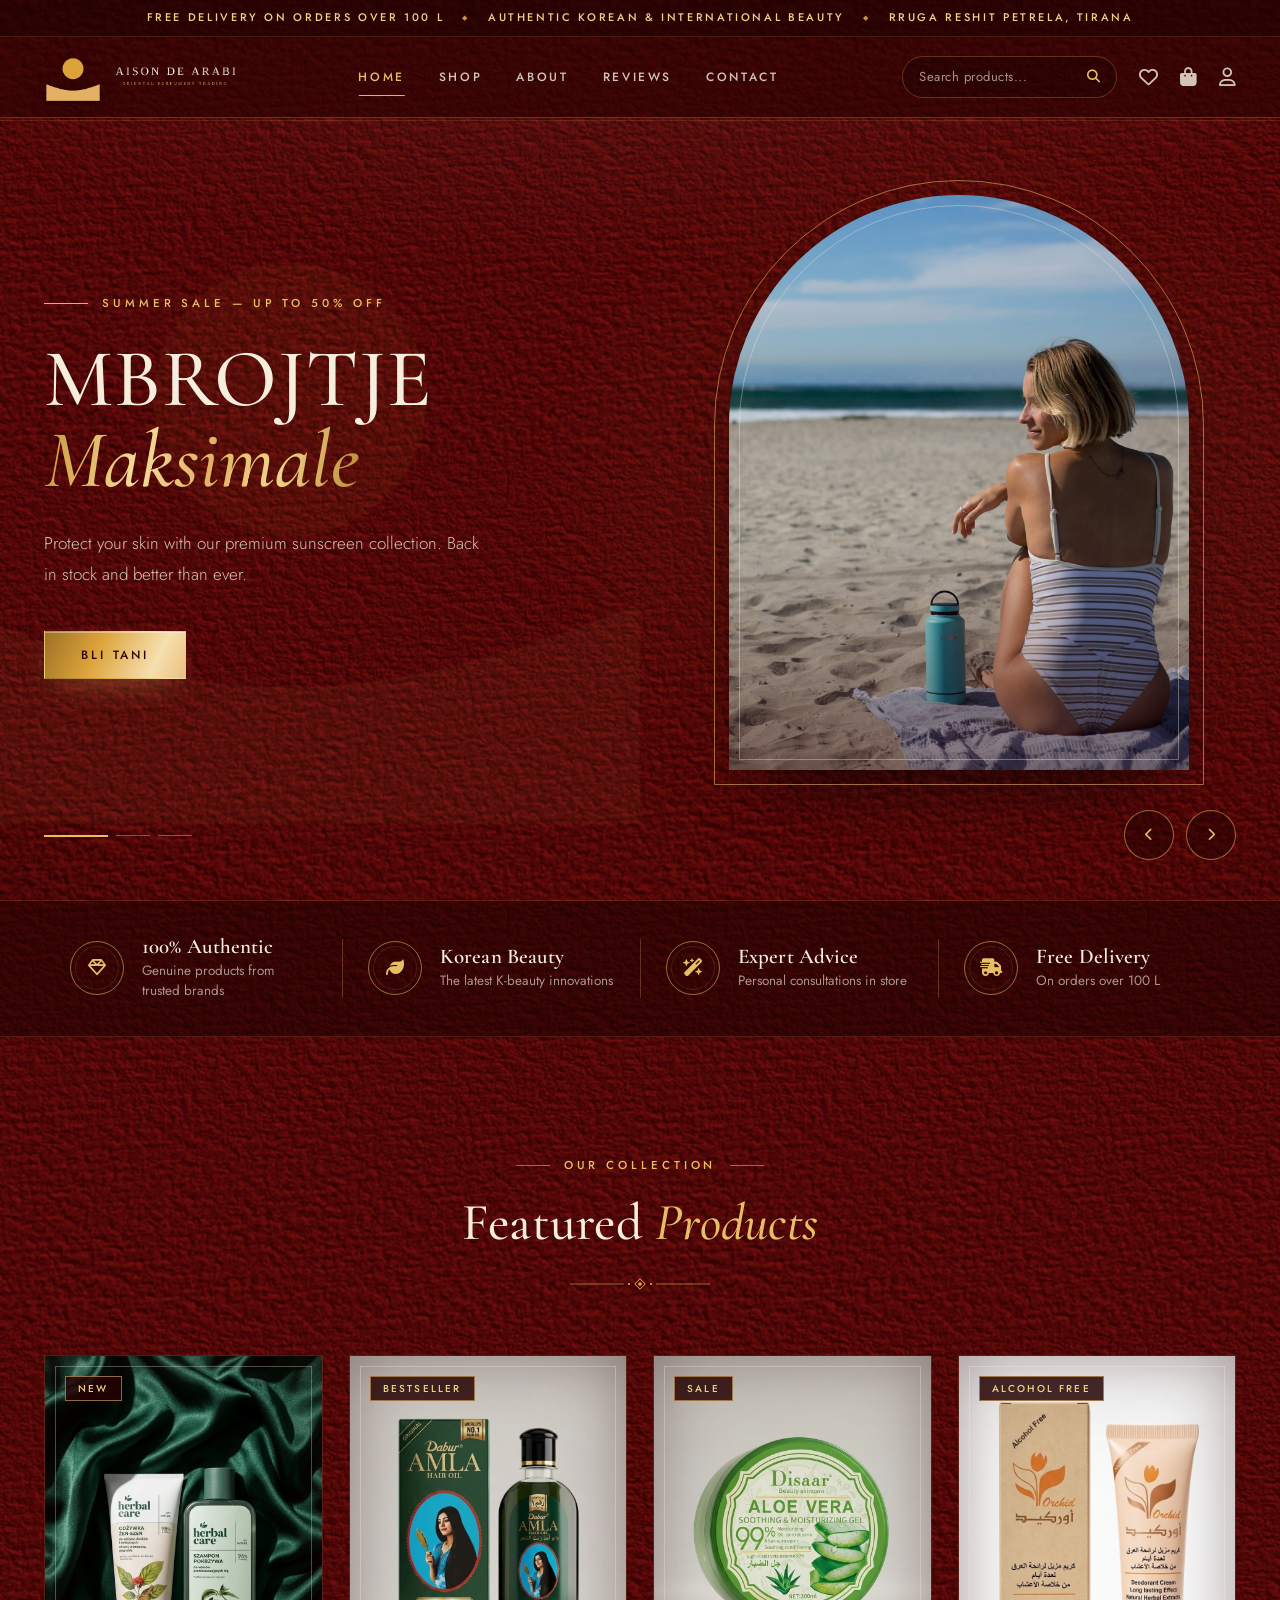
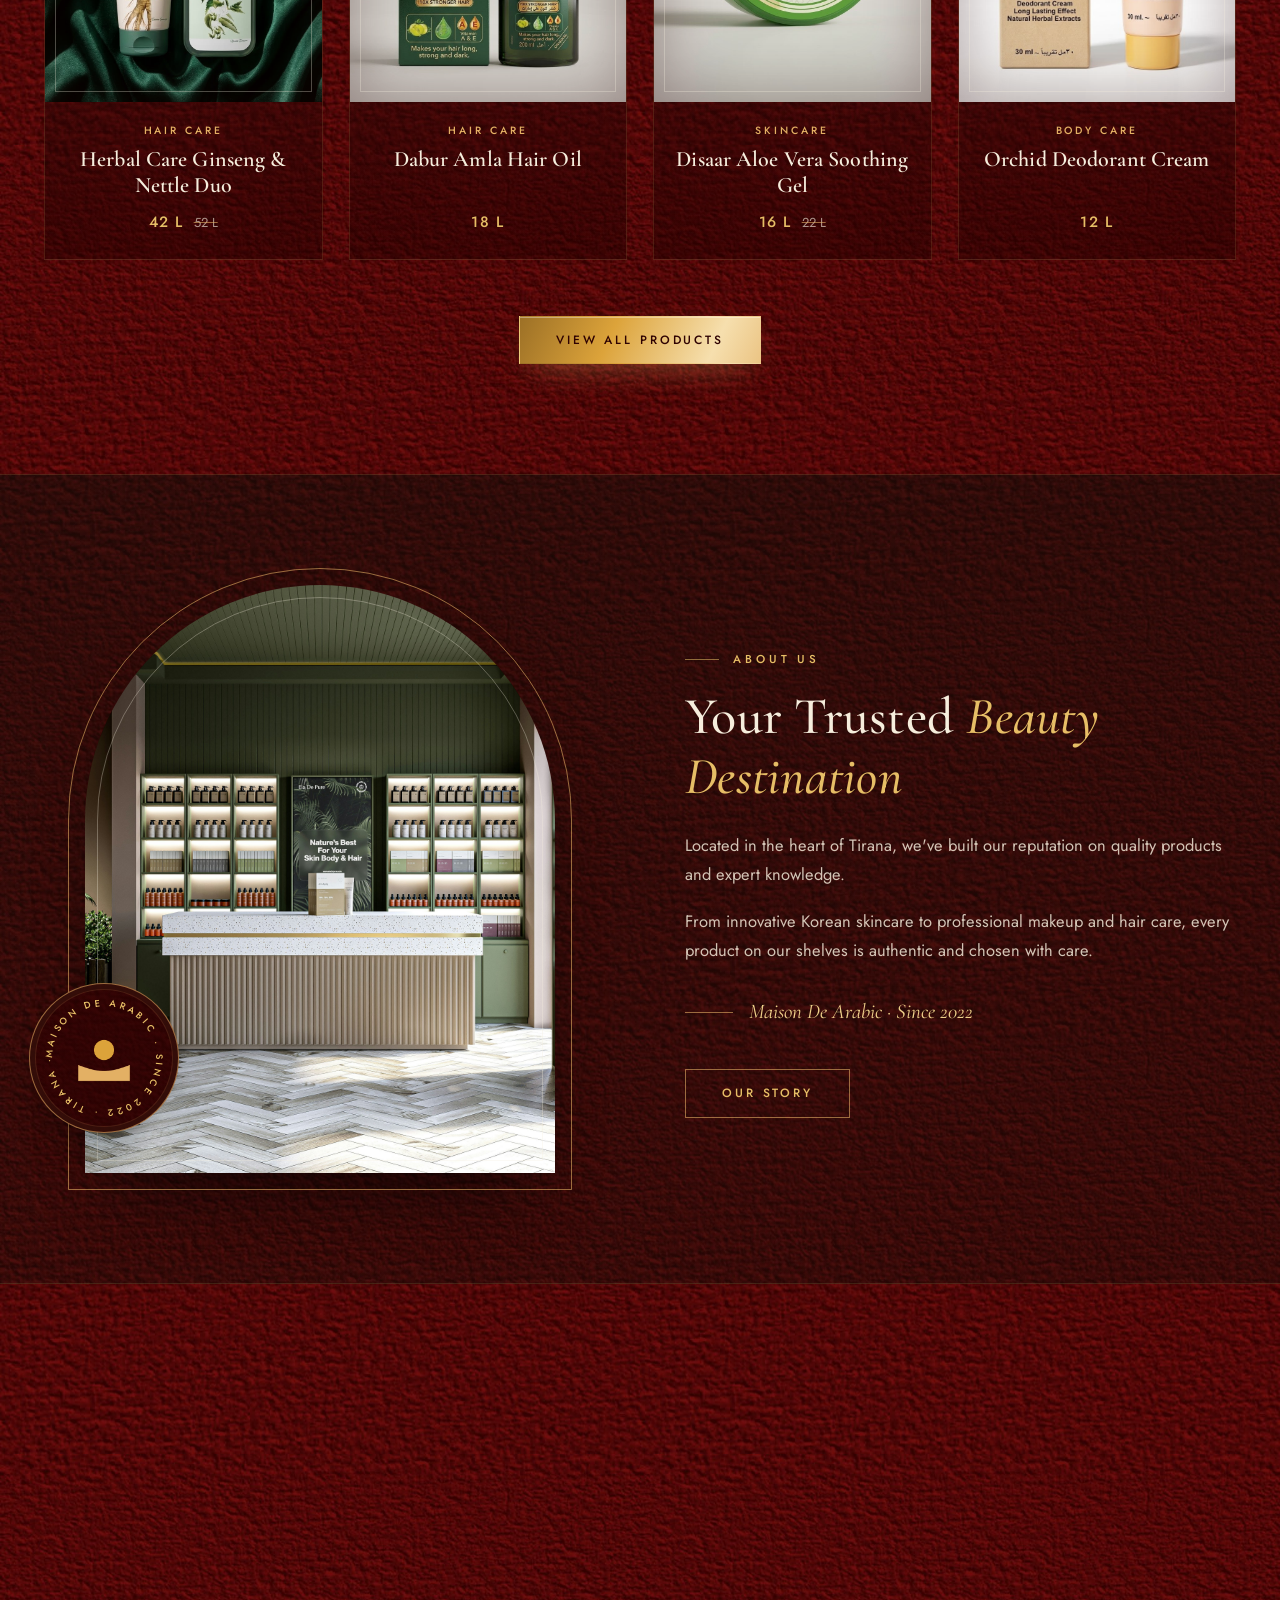
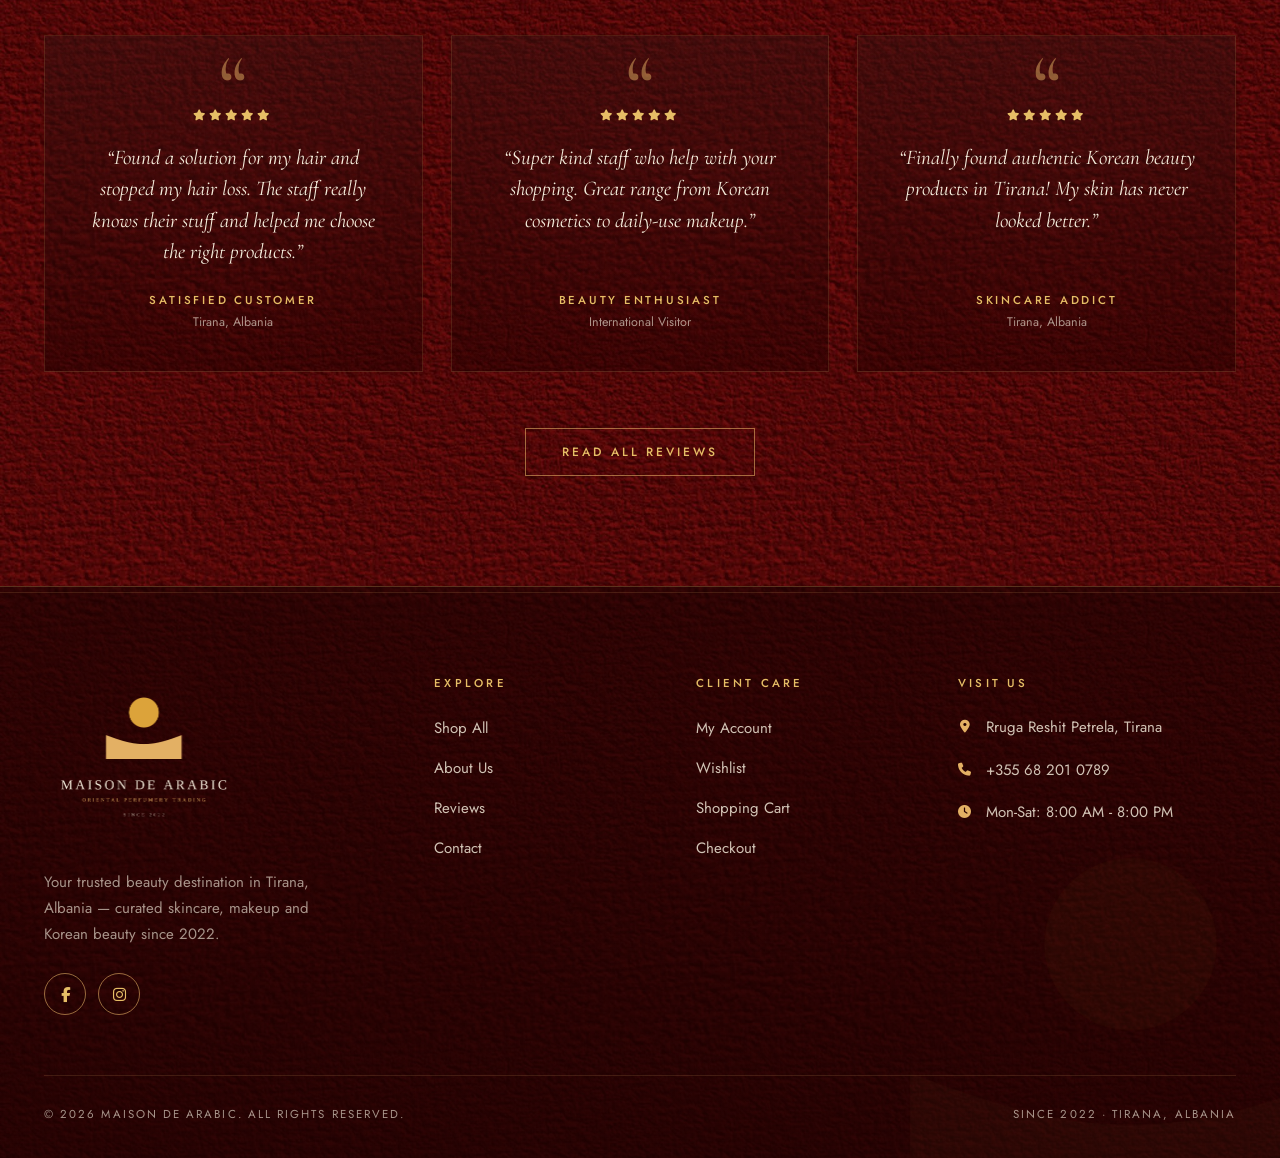
<file: index.html>
<!DOCTYPE html>
<html lang="en">
<head>
    <meta charset="UTF-8">
    <meta name="viewport" content="width=device-width, initial-scale=1.0">
    <meta name="description" content="Maison De Arabic - Trusted beauty house in Tirana, Albania. Shop Korean beauty products, professional makeup, and quality skincare.">
    <meta name="theme-color" content="#5c0404">
    <title>Maison De Arabic | Oriental Perfumery in Tirana</title>
    <link rel="icon" type="image/png" href="images/brand/favicon.png">
    <link rel="apple-touch-icon" href="images/brand/apple-touch-icon.png">
    <link rel="preconnect" href="https://fonts.googleapis.com">
    <link rel="preconnect" href="https://fonts.gstatic.com" crossorigin>
    <link href="https://fonts.googleapis.com/css2?family=Cormorant+Garamond:ital,wght@0,400;0,500;0,600;0,700;1,400;1,500;1,600&family=Jost:wght@300;400;500;600&display=swap" rel="stylesheet">
    <link rel="stylesheet" href="https://cdnjs.cloudflare.com/ajax/libs/font-awesome/6.4.0/css/all.min.css">
    <link rel="stylesheet" href="styles.css">
    <script>document.documentElement.classList.add('js');</script>
</head>
<body>
    <div class="announcement-bar">
        <div class="container announcement-inner">
            <span>Free delivery on orders over 100 L</span>
            <span class="announcement-sep" aria-hidden="true">&#9670;</span>
            <span>Authentic Korean &amp; international beauty</span>
            <span class="announcement-sep" aria-hidden="true">&#9670;</span>
            <span>Rruga Reshit Petrela, Tirana</span>
        </div>
    </div>

    <header class="header" id="header">
        <div class="container header-container">
            <a href="index.html" class="logo" aria-label="Maison De Arabic home">
                <img src="images/brand/tree.png" alt="" class="logo-emblem" width="374" height="336">
                <img src="images/brand/wordmark.png" alt="Maison De Arabic" class="logo-wordmark" width="671" height="255">
            </a>
            <nav class="nav" id="nav" aria-label="Main">
                <ul class="nav-list">
                    <li><a href="index.html" class="nav-link active">Home</a></li>
                    <li><a href="shop.html" class="nav-link">Shop</a></li>
                    <li><a href="about.html" class="nav-link">About</a></li>
                    <li><a href="reviews.html" class="nav-link">Reviews</a></li>
                    <li><a href="contact.html" class="nav-link">Contact</a></li>
                </ul>
            </nav>
            <div class="header-actions">
                <div class="search-box">
                    <input type="text" placeholder="Search products..." id="searchInput" aria-label="Search products">
                    <button class="search-btn" aria-label="Search"><i class="fas fa-search"></i></button>
                </div>
                <a href="wishlist.html" class="header-action-btn wishlist-btn" title="Wishlist">
                    <i class="far fa-heart"></i>
                    <span class="wishlist-count" id="wishlistCount">0</span>
                </a>
                <a href="cart.html" class="cart-icon" title="Shopping Cart">
                    <i class="fas fa-shopping-bag"></i>
                    <span class="cart-count" id="cartCount">0</span>
                </a>
                <div class="account-wrapper">
                    <a href="account.html" class="header-action-btn account-btn" id="accountBtn" title="My Account">
                        <i class="far fa-user"></i>
                    </a>
                    <div class="account-dropdown">
                        <a href="account.html">Login</a>
                        <a href="account.html?action=register">Register</a>
                        <div class="divider"></div>
                        <a href="wishlist.html">Wishlist</a>
                    </div>
                </div>
                <button class="mobile-menu-btn" id="mobileMenuBtn" aria-label="Open menu" aria-expanded="false" aria-controls="nav">
                    <span></span><span></span><span></span>
                </button>
            </div>
        </div>
    </header>

    <main>
        <h1 class="sr-only">Maison De Arabic &mdash; Oriental Perfumery in Tirana</h1>

        <!-- Hero Slider Section -->
        <section class="hero-slider" aria-label="Featured collections">
            <img src="images/brand/tree.png" alt="" class="hero-watermark" aria-hidden="true">
            <div class="slider-container">
                <div class="slide active">
                    <div class="slide-content">
                        <span class="hero-badge">Summer Sale &mdash; Up to 50% Off</span>
                        <h2 class="hero-title">Mbrojtje<br><em>Maksimale</em></h2>
                        <p class="hero-subtitle">Protect your skin with our premium sunscreen collection. Back in stock and better than ever.</p>
                        <div class="hero-buttons">
                            <a href="shop.html" class="btn btn-primary">Bli Tani</a>
                        </div>
                    </div>
                    <div class="slide-image">
                        <img src="images/hero-sunscreen.svg" alt="Sunscreen collection on beach" style="object-position: 88% center;">
                    </div>
                </div>
                <div class="slide">
                    <div class="slide-content">
                        <span class="hero-badge">New Arrivals</span>
                        <h2 class="hero-title">Korean<br><em>Skincare</em></h2>
                        <p class="hero-subtitle">Discover our latest K-beauty lineup &mdash; hydrating serums, sheet masks, and glow-boosting essentials.</p>
                        <div class="hero-buttons">
                            <a href="shop.html?category=korean" class="btn btn-primary">Shop Korean Beauty</a>
                        </div>
                    </div>
                    <div class="slide-image">
                        <img src="images/hero-korean-skincare.svg" alt="Korean skincare collection" style="object-position: 46% center;">
                    </div>
                </div>
                <div class="slide">
                    <div class="slide-content">
                        <span class="hero-badge">Trending Now</span>
                        <h2 class="hero-title">Makeup<br><em>Essentials</em></h2>
                        <p class="hero-subtitle">Palettes, lipsticks, and mascaras to complete every look. Free shipping on orders over 100 L.</p>
                        <div class="hero-buttons">
                            <a href="shop.html?category=makeup" class="btn btn-primary">Shop Makeup</a>
                        </div>
                    </div>
                    <div class="slide-image">
                        <img src="images/hero-makeup.svg" alt="Makeup collection" style="object-position: 8% center;">
                    </div>
                </div>
            </div>
            <div class="slider-controls">
                <button class="prev-slide" aria-label="Previous slide"><i class="fas fa-chevron-left"></i></button>
                <button class="next-slide" aria-label="Next slide"><i class="fas fa-chevron-right"></i></button>
            </div>
            <div class="slider-dots">
                <span class="dot active"></span>
                <span class="dot"></span>
                <span class="dot"></span>
            </div>
        </section>

        <!-- Brand Promise -->
        <section class="features-strip" aria-label="Why shop with us">
            <div class="container">
                <div class="features-grid">
                    <div class="feature-card">
                        <div class="feature-icon"><i class="far fa-gem"></i></div>
                        <div>
                            <h3>100% Authentic</h3>
                            <p>Genuine products from trusted brands</p>
                        </div>
                    </div>
                    <div class="feature-card">
                        <div class="feature-icon"><i class="fas fa-leaf"></i></div>
                        <div>
                            <h3>Korean Beauty</h3>
                            <p>The latest K-beauty innovations</p>
                        </div>
                    </div>
                    <div class="feature-card">
                        <div class="feature-icon"><i class="fas fa-wand-magic-sparkles"></i></div>
                        <div>
                            <h3>Expert Advice</h3>
                            <p>Personal consultations in store</p>
                        </div>
                    </div>
                    <div class="feature-card">
                        <div class="feature-icon"><i class="fas fa-truck-fast"></i></div>
                        <div>
                            <h3>Free Delivery</h3>
                            <p>On orders over 100 L</p>
                        </div>
                    </div>
                </div>
            </div>
        </section>

        <!-- Featured Products -->
        <section class="products section">
            <div class="container">
                <div class="section-header reveal">
                    <span class="section-subtitle">Our Collection</span>
                    <h2 class="section-title">Featured <em>Products</em></h2>
                </div>
                <div class="products-grid" id="featuredProducts"></div>
                <div class="text-center mt-40">
                    <a href="shop.html" class="btn btn-primary">View All Products</a>
                </div>
            </div>
        </section>

        <!-- About Preview -->
        <section class="about-preview section bg-light">
            <div class="container">
                <div class="about-grid">
                    <div class="about-images reveal">
                        <div class="arch-frame">
                            <img src="images/about-store-main.svg" alt="Store interior" class="about-img-main" loading="lazy">
                        </div>
                        <div class="seal" aria-hidden="true">
                            <svg viewBox="0 0 200 200">
                                <defs>
                                    <path id="sealPath" d="M100,100 m-80,0 a80,80 0 1,1 160,0 a80,80 0 1,1 -160,0"></path>
                                </defs>
                                <text><textPath href="#sealPath" xlink:href="#sealPath" textLength="500" lengthAdjust="spacing">MAISON DE ARABIC &middot; SINCE 2022 &middot; TIRANA &middot;</textPath></text>
                            </svg>
                            <img src="images/brand/tree.png" alt="">
                        </div>
                    </div>
                    <div class="about-content reveal" data-delay="1">
                        <span class="section-subtitle">About Us</span>
                        <h2 class="section-title">Your Trusted <em>Beauty Destination</em></h2>
                        <p>Located in the heart of Tirana, we've built our reputation on quality products and expert knowledge.</p>
                        <p>From innovative Korean skincare to professional makeup and hair care, every product on our shelves is authentic and chosen with care.</p>
                        <div class="about-signature">Maison De Arabic &middot; Since 2022</div>
                        <a href="about.html" class="btn btn-secondary">Our Story</a>
                    </div>
                </div>
            </div>
        </section>

        <!-- Testimonials -->
        <section class="testimonials section">
            <div class="container">
                <div class="section-header reveal">
                    <span class="section-subtitle">Kind Words</span>
                    <h2 class="section-title">Loved by Our <em>Clients</em></h2>
                    <div class="rating-summary">
                        <span class="rating-stars"><i class="fas fa-star"></i><i class="fas fa-star"></i><i class="fas fa-star"></i><i class="fas fa-star"></i><i class="fas fa-star-half-alt"></i></span>
                        <span class="rating-text">4.8 from 125 reviews</span>
                    </div>
                </div>
                <div class="testimonials-grid">
                    <div class="testimonial-card reveal">
                        <div class="testimonial-rating"><i class="fas fa-star"></i><i class="fas fa-star"></i><i class="fas fa-star"></i><i class="fas fa-star"></i><i class="fas fa-star"></i></div>
                        <p class="testimonial-text">&ldquo;Found a solution for my hair and stopped my hair loss. The staff really knows their stuff and helped me choose the right products.&rdquo;</p>
                        <div class="testimonial-author">
                            <div class="author-info">
                                <h4>Satisfied Customer</h4>
                                <span>Tirana, Albania</span>
                            </div>
                        </div>
                    </div>
                    <div class="testimonial-card reveal" data-delay="1">
                        <div class="testimonial-rating"><i class="fas fa-star"></i><i class="fas fa-star"></i><i class="fas fa-star"></i><i class="fas fa-star"></i><i class="fas fa-star"></i></div>
                        <p class="testimonial-text">&ldquo;Super kind staff who help with your shopping. Great range from Korean cosmetics to daily-use makeup.&rdquo;</p>
                        <div class="testimonial-author">
                            <div class="author-info">
                                <h4>Beauty Enthusiast</h4>
                                <span>International Visitor</span>
                            </div>
                        </div>
                    </div>
                    <div class="testimonial-card reveal" data-delay="2">
                        <div class="testimonial-rating"><i class="fas fa-star"></i><i class="fas fa-star"></i><i class="fas fa-star"></i><i class="fas fa-star"></i><i class="fas fa-star"></i></div>
                        <p class="testimonial-text">&ldquo;Finally found authentic Korean beauty products in Tirana! My skin has never looked better.&rdquo;</p>
                        <div class="testimonial-author">
                            <div class="author-info">
                                <h4>Skincare Addict</h4>
                                <span>Tirana, Albania</span>
                            </div>
                        </div>
                    </div>
                </div>
                <div class="text-center mt-40">
                    <a href="reviews.html" class="btn btn-secondary">Read All Reviews</a>
                </div>
            </div>
        </section>
    </main>

    <footer class="footer">
        <div class="container">
            <div class="footer-grid">
                <div class="footer-brand">
                    <a href="index.html" class="footer-logo" aria-label="Maison De Arabic home">
                        <img src="images/brand/logo-lockup.png" alt="Maison De Arabic, since 2022" width="803" height="636" loading="lazy">
                    </a>
                    <p>Your trusted beauty destination in Tirana, Albania &mdash; curated skincare, makeup and Korean beauty since 2022.</p>
                    <div class="social-links">
                        <a href="https://www.facebook.com/classcosmetic/" target="_blank" rel="noopener" class="social-link" aria-label="Facebook"><i class="fab fa-facebook-f"></i></a>
                        <a href="https://www.instagram.com/classcosmetic/" target="_blank" rel="noopener" class="social-link" aria-label="Instagram"><i class="fab fa-instagram"></i></a>
                    </div>
                </div>

                <div class="footer-links">
                    <h3>Explore</h3>
                    <ul>
                        <li><a href="shop.html">Shop All</a></li>
                        <li><a href="about.html">About Us</a></li>
                        <li><a href="reviews.html">Reviews</a></li>
                        <li><a href="contact.html">Contact</a></li>
                    </ul>
                </div>

                <div class="footer-links">
                    <h3>Client Care</h3>
                    <ul>
                        <li><a href="account.html">My Account</a></li>
                        <li><a href="wishlist.html">Wishlist</a></li>
                        <li><a href="cart.html">Shopping Cart</a></li>
                        <li><a href="checkout.html">Checkout</a></li>
                    </ul>
                </div>

                <div class="footer-contact">
                    <h3>Visit Us</h3>
                    <ul class="contact-list">
                        <li><i class="fas fa-map-marker-alt"></i> Rruga Reshit Petrela, Tirana</li>
                        <li><i class="fas fa-phone"></i> <a href="tel:+355682010789">+355 68 201 0789</a></li>
                        <li><i class="fas fa-clock"></i> Mon-Sat: 8:00 AM - 8:00 PM</li>
                    </ul>
                </div>
            </div>

            <div class="footer-bottom">
                <p>&copy; 2026 Maison De Arabic. All rights reserved.</p>
                <p>Since 2022 &middot; Tirana, Albania</p>
            </div>
        </div>
    </footer>

    <!-- Mobile Sticky Bottom Menu -->
    <nav class="mobile-bottom-nav" aria-label="Quick navigation">
        <div class="mobile-nav-container">
            <a href="index.html" class="mobile-nav-item active">
                <i class="fas fa-home"></i>
                <span>Home</span>
            </a>
            <a href="shop.html" class="mobile-nav-item">
                <i class="fas fa-store"></i>
                <span>Shop</span>
            </a>
            <a href="wishlist.html" class="mobile-nav-item wishlist-btn">
                <i class="fas fa-heart"></i>
                <span>Wishlist</span>
            </a>
            <a href="cart.html" class="mobile-nav-item">
                <i class="fas fa-shopping-bag"></i>
                <span>Cart</span>
                <span class="cart-count">0</span>
            </a>
            <a href="account.html" class="mobile-nav-item account-btn">
                <i class="fas fa-user"></i>
                <span>Account</span>
            </a>
        </div>
    </nav>

    <script src="script.js"></script>

</body>
</html>
</file>
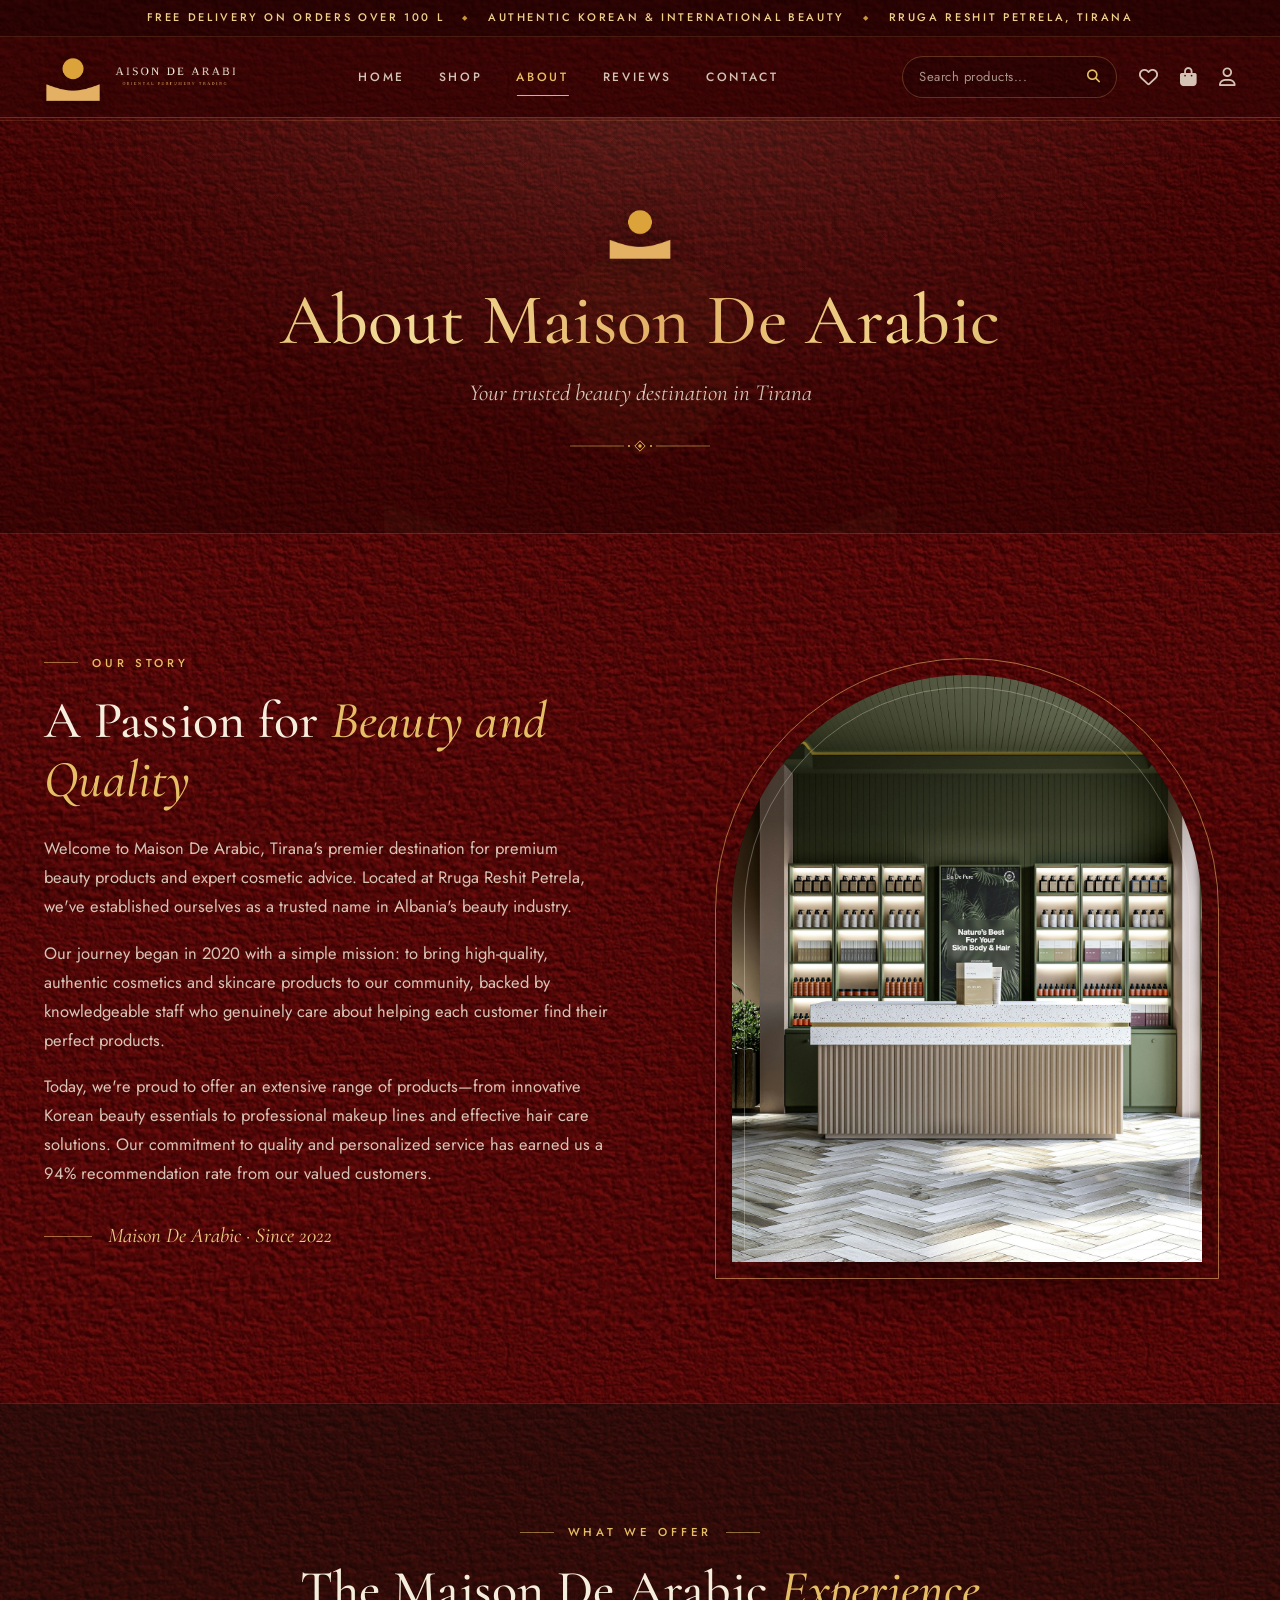
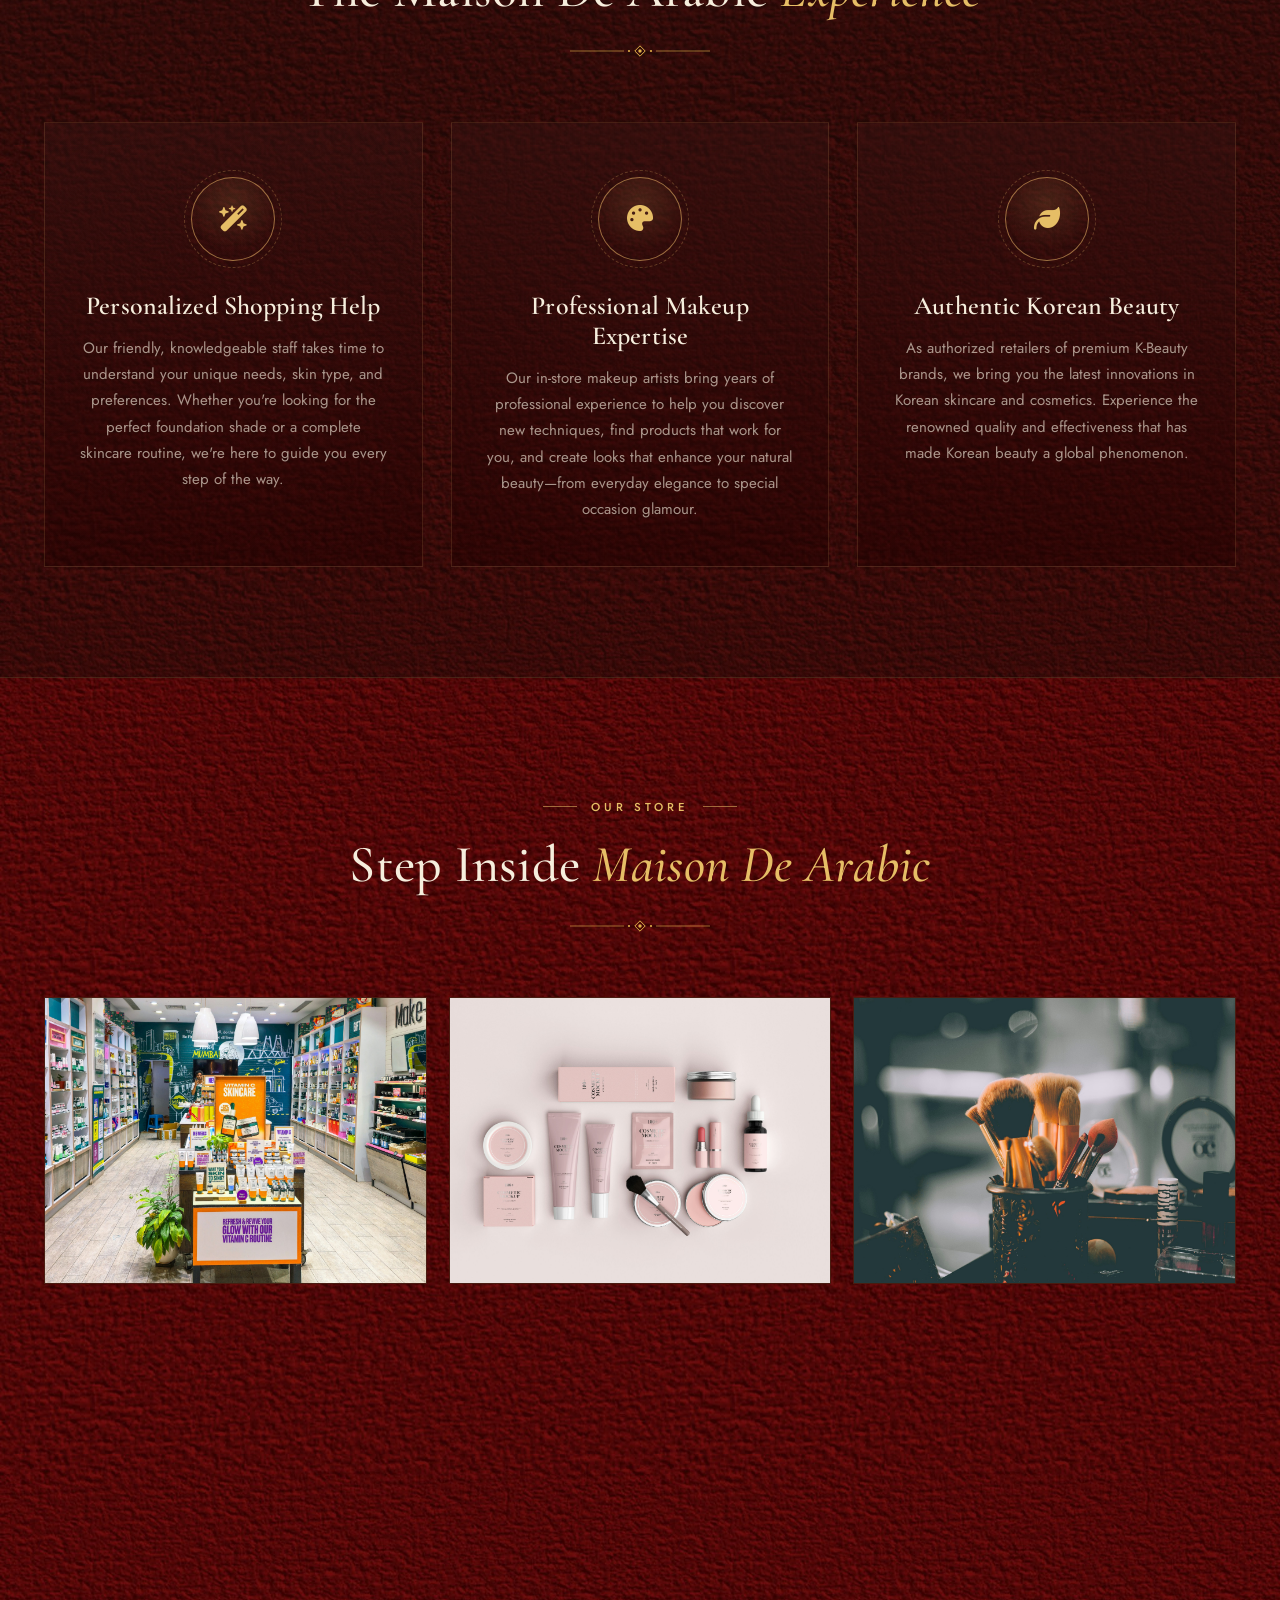
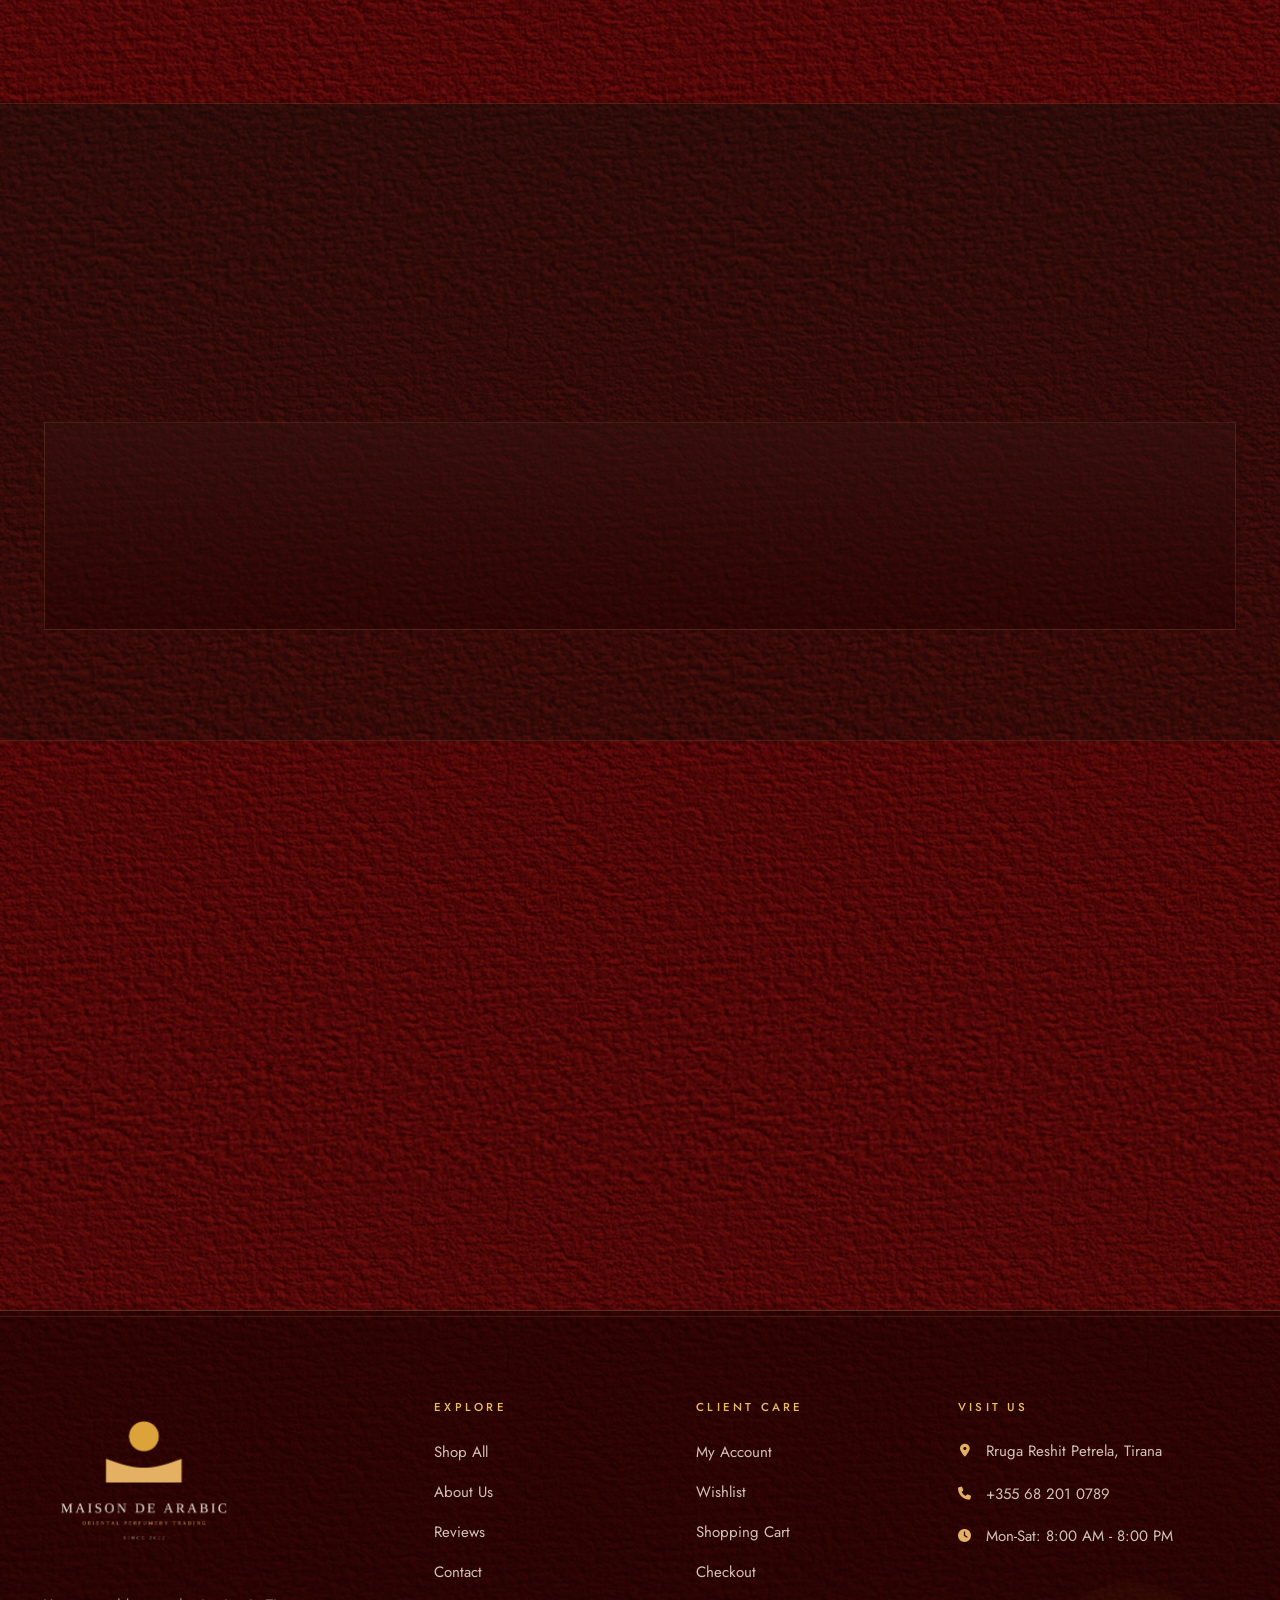
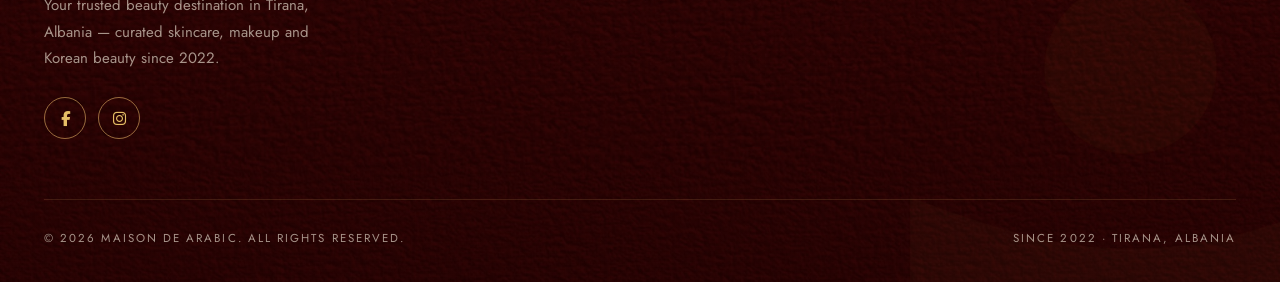
<file: about.html>
<!DOCTYPE html>
<html lang="en">
<head>
    <meta charset="UTF-8">
    <meta name="viewport" content="width=device-width, initial-scale=1.0">
    <meta name="description" content="About Maison De Arabic - The story of Tirana's trusted beauty store. Quality products, expert staff, and personalized service.">
    <meta name="theme-color" content="#5c0404">
    <title>About Us | Maison De Arabic - Tirana's Trusted Beauty Store</title>
    <link rel="icon" type="image/png" href="images/brand/favicon.png">
    <link rel="apple-touch-icon" href="images/brand/apple-touch-icon.png">
    <link rel="preconnect" href="https://fonts.googleapis.com">
    <link rel="preconnect" href="https://fonts.gstatic.com" crossorigin>
    <link href="https://fonts.googleapis.com/css2?family=Cormorant+Garamond:ital,wght@0,400;0,500;0,600;0,700;1,400;1,500;1,600&family=Jost:wght@300;400;500;600&display=swap" rel="stylesheet">
    <link rel="stylesheet" href="https://cdnjs.cloudflare.com/ajax/libs/font-awesome/6.4.0/css/all.min.css">
    <link rel="stylesheet" href="styles.css">
    <script>document.documentElement.classList.add('js');</script>
</head>
<body>
    <div class="announcement-bar">
        <div class="container announcement-inner">
            <span>Free delivery on orders over 100 L</span>
            <span class="announcement-sep" aria-hidden="true">&#9670;</span>
            <span>Authentic Korean &amp; international beauty</span>
            <span class="announcement-sep" aria-hidden="true">&#9670;</span>
            <span>Rruga Reshit Petrela, Tirana</span>
        </div>
    </div>

    <header class="header" id="header">
        <div class="container header-container">
            <a href="index.html" class="logo" aria-label="Maison De Arabic home">
                <img src="images/brand/tree.png" alt="" class="logo-emblem" width="374" height="336">
                <img src="images/brand/wordmark.png" alt="Maison De Arabic" class="logo-wordmark" width="671" height="255">
            </a>
            <nav class="nav" id="nav" aria-label="Main">
                <ul class="nav-list">
                    <li><a href="index.html" class="nav-link">Home</a></li>
                    <li><a href="shop.html" class="nav-link">Shop</a></li>
                    <li><a href="about.html" class="nav-link active">About</a></li>
                    <li><a href="reviews.html" class="nav-link">Reviews</a></li>
                    <li><a href="contact.html" class="nav-link">Contact</a></li>
                </ul>
            </nav>
            <div class="header-actions">
                <div class="search-box">
                    <input type="text" placeholder="Search products..." id="searchInput" aria-label="Search products">
                    <button class="search-btn" aria-label="Search"><i class="fas fa-search"></i></button>
                </div>
                <a href="wishlist.html" class="header-action-btn wishlist-btn" title="Wishlist">
                    <i class="far fa-heart"></i>
                    <span class="wishlist-count" id="wishlistCount">0</span>
                </a>
                <a href="cart.html" class="cart-icon" title="Shopping Cart">
                    <i class="fas fa-shopping-bag"></i>
                    <span class="cart-count" id="cartCount">0</span>
                </a>
                <div class="account-wrapper">
                    <a href="account.html" class="header-action-btn account-btn" id="accountBtn" title="My Account">
                        <i class="far fa-user"></i>
                    </a>
                    <div class="account-dropdown">
                        <a href="account.html">Login</a>
                        <a href="account.html?action=register">Register</a>
                        <div class="divider"></div>
                        <a href="wishlist.html">Wishlist</a>
                    </div>
                </div>
                <button class="mobile-menu-btn" id="mobileMenuBtn" aria-label="Open menu" aria-expanded="false" aria-controls="nav">
                    <span></span><span></span><span></span>
                </button>
            </div>
        </div>
    </header>

    <main>
        <section class="page-header">
            <div class="container">
                <img src="images/brand/tree.png" alt="" class="page-emblem" aria-hidden="true">
                <h1>About Maison De Arabic</h1>
                <p>Your trusted beauty destination in Tirana</p>
            </div>
        </section>

        <section class="section">
            <div class="container">
                <div class="about-story">
                    <div class="about-content reveal">
                        <span class="section-subtitle">Our Story</span>
                        <h2 class="section-title">A Passion for <em>Beauty and Quality</em></h2>
                        <p>Welcome to Maison De Arabic, Tirana's premier destination for premium beauty products and expert cosmetic advice. Located at Rruga Reshit Petrela, we've established ourselves as a trusted name in Albania's beauty industry.</p>
                        <p>Our journey began in 2020 with a simple mission: to bring high-quality, authentic cosmetics and skincare products to our community, backed by knowledgeable staff who genuinely care about helping each customer find their perfect products.</p>
                        <p>Today, we're proud to offer an extensive range of products&mdash;from innovative Korean beauty essentials to professional makeup lines and effective hair care solutions. Our commitment to quality and personalized service has earned us a 94% recommendation rate from our valued customers.</p>
                        <div class="about-signature">Maison De Arabic &middot; Since 2022</div>
                    </div>

                    <div class="about-images reveal" data-delay="1">
                        <div class="arch-frame">
                            <img src="images/about-store-main.svg" alt="Maison De Arabic store" loading="lazy">
                        </div>
                    </div>
                </div>
            </div>
        </section>

        <section class="section bg-light">
            <div class="container">
                <div class="section-header reveal">
                    <span class="section-subtitle">What We Offer</span>
                    <h2 class="section-title">The Maison De Arabic <em>Experience</em></h2>
                </div>
                <div class="services-grid">
                    <div class="service-card reveal">
                        <div class="service-icon">
                            <i class="fas fa-wand-magic-sparkles"></i>
                        </div>
                        <h3>Personalized Shopping Help</h3>
                        <p>Our friendly, knowledgeable staff takes time to understand your unique needs, skin type, and preferences. Whether you're looking for the perfect foundation shade or a complete skincare routine, we're here to guide you every step of the way.</p>
                    </div>
                    <div class="service-card reveal" data-delay="1">
                        <div class="service-icon">
                            <i class="fas fa-palette"></i>
                        </div>
                        <h3>Professional Makeup Expertise</h3>
                        <p>Our in-store makeup artists bring years of professional experience to help you discover new techniques, find products that work for you, and create looks that enhance your natural beauty&mdash;from everyday elegance to special occasion glamour.</p>
                    </div>
                    <div class="service-card reveal" data-delay="2">
                        <div class="service-icon">
                            <i class="fas fa-leaf"></i>
                        </div>
                        <h3>Authentic Korean Beauty</h3>
                        <p>As authorized retailers of premium K-Beauty brands, we bring you the latest innovations in Korean skincare and cosmetics. Experience the renowned quality and effectiveness that has made Korean beauty a global phenomenon.</p>
                    </div>
                </div>
            </div>
        </section>

        <section class="section">
            <div class="container">
                <div class="gallery-section">
                    <div class="section-header reveal">
                        <span class="section-subtitle">Our Store</span>
                        <h2 class="section-title">Step Inside <em>Maison De Arabic</em></h2>
                    </div>

                    <div class="gallery-grid">
                    <div class="gallery-item reveal">
                        <img src="images/about-store-interior.svg" alt="Store interior" loading="lazy">
                        <div class="gallery-overlay">
                            <span>Our Welcoming Store</span>
                        </div>
                    </div>
                    <div class="gallery-item reveal">
                        <img src="images/about-product-display.svg" alt="Product display" loading="lazy">
                        <div class="gallery-overlay">
                            <span>Premium Products</span>
                        </div>
                    </div>
                    <div class="gallery-item reveal">
                        <img src="images/about-consultation.svg" alt="Beauty consultation" loading="lazy">
                        <div class="gallery-overlay">
                            <span>Expert Consultations</span>
                        </div>
                    </div>
                    <div class="gallery-item reveal">
                        <img src="images/about-makeup-section.svg" alt="Makeup section" loading="lazy">
                        <div class="gallery-overlay">
                            <span>Makeup Collection</span>
                        </div>
                    </div>
                    <div class="gallery-item reveal">
                        <img src="images/about-skincare-products.svg" alt="Skincare products" loading="lazy">
                        <div class="gallery-overlay">
                            <span>Skincare Essentials</span>
                        </div>
                    </div>
                    <div class="gallery-item reveal">
                        <img src="images/about-team.svg" alt="Our team" loading="lazy">
                        <div class="gallery-overlay">
                            <span>Our Expert Team</span>
                        </div>
                    </div>
                    </div>
                </div>
            </div>
        </section>

        <section class="section bg-light">
            <div class="container">
                <div class="values-section">
                    <div class="section-header reveal">
                        <span class="section-subtitle">Why Choose Us</span>
                        <h2 class="section-title">The Maison De Arabic <em>Difference</em></h2>
                    </div>

                    <div class="values-grid">
                    <div class="value-item reveal">
                        <div class="value-number">94%</div>
                        <div class="value-label">Customer Recommendation Rate</div>
                    </div>
                    <div class="value-item reveal" data-delay="1">
                        <div class="value-number">125+</div>
                        <div class="value-label">Five-Star Reviews</div>
                    </div>
                    <div class="value-item reveal" data-delay="2">
                        <div class="value-number">100%</div>
                        <div class="value-label">Authentic Products</div>
                    </div>
                    <div class="value-item reveal" data-delay="3">
                        <div class="value-number">5&#9733;</div>
                        <div class="value-label">Average Rating</div>
                    </div>
                    </div>
                </div>
            </div>
        </section>

        <section class="cta section">
            <div class="container">
                <div class="cta-content reveal">
                    <h2>Visit Us <em>Today</em></h2>
                    <p>Experience personalized beauty consultations at our Tirana store</p>
                    <div class="cta-buttons">
                        <a href="contact.html" class="btn btn-primary">Get Directions</a>
                        <a href="shop.html" class="btn btn-outline">Shop Now</a>
                    </div>
                </div>
            </div>
        </section>
    </main>

    <footer class="footer">
        <div class="container">
            <div class="footer-grid">
                <div class="footer-brand">
                    <a href="index.html" class="footer-logo" aria-label="Maison De Arabic home">
                        <img src="images/brand/logo-lockup.png" alt="Maison De Arabic, since 2022" width="803" height="636" loading="lazy">
                    </a>
                    <p>Your trusted beauty destination in Tirana, Albania &mdash; curated skincare, makeup and Korean beauty since 2022.</p>
                    <div class="social-links">
                        <a href="https://www.facebook.com/classcosmetic/" target="_blank" rel="noopener" class="social-link" aria-label="Facebook"><i class="fab fa-facebook-f"></i></a>
                        <a href="https://www.instagram.com/classcosmetic/" target="_blank" rel="noopener" class="social-link" aria-label="Instagram"><i class="fab fa-instagram"></i></a>
                    </div>
                </div>

                <div class="footer-links">
                    <h3>Explore</h3>
                    <ul>
                        <li><a href="shop.html">Shop All</a></li>
                        <li><a href="about.html">About Us</a></li>
                        <li><a href="reviews.html">Reviews</a></li>
                        <li><a href="contact.html">Contact</a></li>
                    </ul>
                </div>

                <div class="footer-links">
                    <h3>Client Care</h3>
                    <ul>
                        <li><a href="account.html">My Account</a></li>
                        <li><a href="wishlist.html">Wishlist</a></li>
                        <li><a href="cart.html">Shopping Cart</a></li>
                        <li><a href="checkout.html">Checkout</a></li>
                    </ul>
                </div>

                <div class="footer-contact">
                    <h3>Visit Us</h3>
                    <ul class="contact-list">
                        <li><i class="fas fa-map-marker-alt"></i> Rruga Reshit Petrela, Tirana</li>
                        <li><i class="fas fa-phone"></i> <a href="tel:+355682010789">+355 68 201 0789</a></li>
                        <li><i class="fas fa-clock"></i> Mon-Sat: 8:00 AM - 8:00 PM</li>
                    </ul>
                </div>
            </div>

            <div class="footer-bottom">
                <p>&copy; 2026 Maison De Arabic. All rights reserved.</p>
                <p>Since 2022 &middot; Tirana, Albania</p>
            </div>
        </div>
    </footer>

    <!-- Mobile Sticky Bottom Menu -->
    <nav class="mobile-bottom-nav" aria-label="Quick navigation">
        <div class="mobile-nav-container">
            <a href="index.html" class="mobile-nav-item">
                <i class="fas fa-home"></i>
                <span>Home</span>
            </a>
            <a href="shop.html" class="mobile-nav-item">
                <i class="fas fa-store"></i>
                <span>Shop</span>
            </a>
            <a href="wishlist.html" class="mobile-nav-item wishlist-btn">
                <i class="fas fa-heart"></i>
                <span>Wishlist</span>
            </a>
            <a href="cart.html" class="mobile-nav-item">
                <i class="fas fa-shopping-bag"></i>
                <span>Cart</span>
                <span class="cart-count">0</span>
            </a>
            <a href="account.html" class="mobile-nav-item account-btn">
                <i class="fas fa-user"></i>
                <span>Account</span>
            </a>
        </div>
    </nav>

    <script src="script.js"></script>

</body>
</html>
</file>
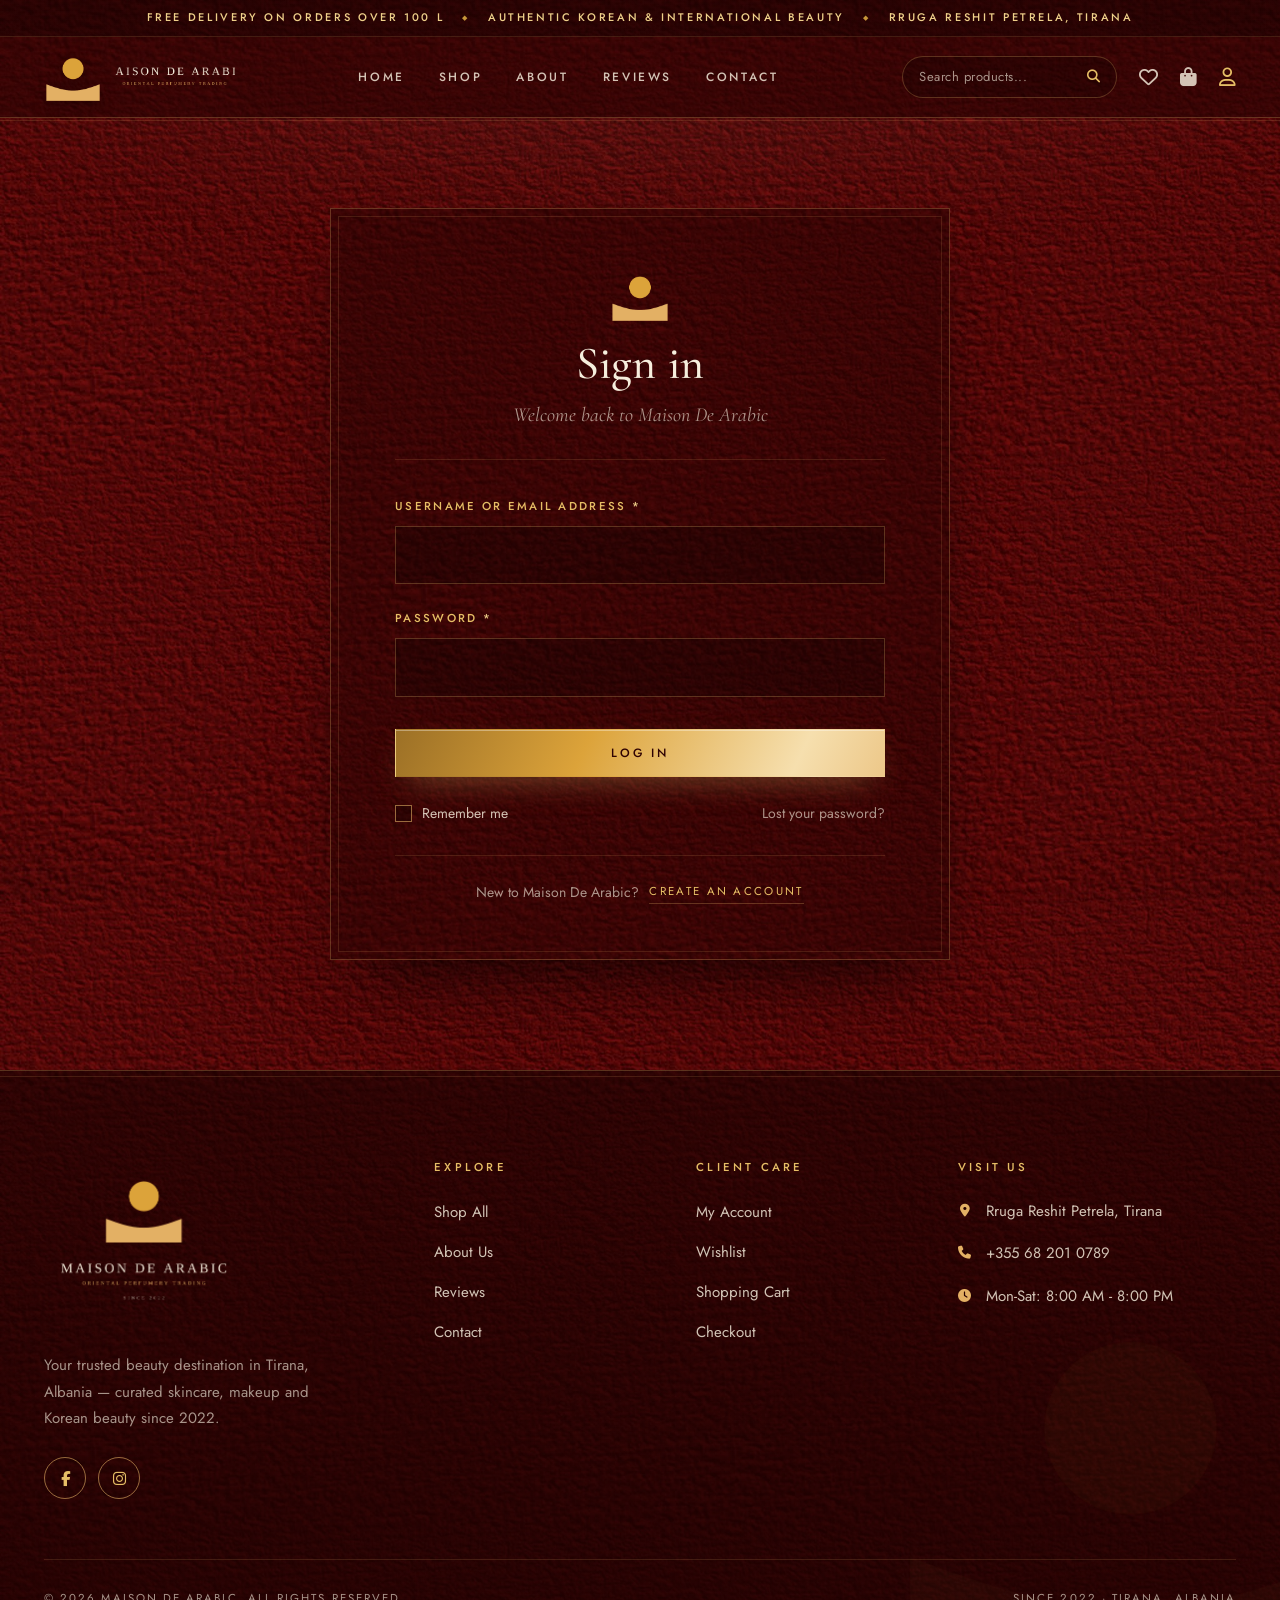
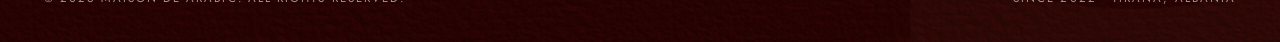
<file: account.html>
<!DOCTYPE html>
<html lang="en">
<head>
    <meta charset="UTF-8">
    <meta name="viewport" content="width=device-width, initial-scale=1.0">
    <meta name="description" content="Sign in or create your Maison De Arabic account">
    <meta name="theme-color" content="#5c0404">
    <title>Account | Maison De Arabic</title>
    <link rel="icon" type="image/png" href="images/brand/favicon.png">
    <link rel="apple-touch-icon" href="images/brand/apple-touch-icon.png">
    <link rel="preconnect" href="https://fonts.googleapis.com">
    <link rel="preconnect" href="https://fonts.gstatic.com" crossorigin>
    <link href="https://fonts.googleapis.com/css2?family=Cormorant+Garamond:ital,wght@0,400;0,500;0,600;0,700;1,400;1,500;1,600&family=Jost:wght@300;400;500;600&display=swap" rel="stylesheet">
    <link rel="stylesheet" href="https://cdnjs.cloudflare.com/ajax/libs/font-awesome/6.4.0/css/all.min.css">
    <link rel="stylesheet" href="styles.css">
    <script>document.documentElement.classList.add('js');</script>
</head>
<body>
    <div class="announcement-bar">
        <div class="container announcement-inner">
            <span>Free delivery on orders over 100 L</span>
            <span class="announcement-sep" aria-hidden="true">&#9670;</span>
            <span>Authentic Korean &amp; international beauty</span>
            <span class="announcement-sep" aria-hidden="true">&#9670;</span>
            <span>Rruga Reshit Petrela, Tirana</span>
        </div>
    </div>

    <header class="header" id="header">
        <div class="container header-container">
            <a href="index.html" class="logo" aria-label="Maison De Arabic home">
                <img src="images/brand/tree.png" alt="" class="logo-emblem" width="374" height="336">
                <img src="images/brand/wordmark.png" alt="Maison De Arabic" class="logo-wordmark" width="671" height="255">
            </a>
            <nav class="nav" id="nav" aria-label="Main">
                <ul class="nav-list">
                    <li><a href="index.html" class="nav-link">Home</a></li>
                    <li><a href="shop.html" class="nav-link">Shop</a></li>
                    <li><a href="about.html" class="nav-link">About</a></li>
                    <li><a href="reviews.html" class="nav-link">Reviews</a></li>
                    <li><a href="contact.html" class="nav-link">Contact</a></li>
                </ul>
            </nav>
            <div class="header-actions">
                <div class="search-box">
                    <input type="text" placeholder="Search products..." id="searchInput" aria-label="Search products">
                    <button class="search-btn" aria-label="Search"><i class="fas fa-search"></i></button>
                </div>
                <a href="wishlist.html" class="header-action-btn wishlist-btn" title="Wishlist">
                    <i class="far fa-heart"></i>
                    <span class="wishlist-count" id="wishlistCount">0</span>
                </a>
                <a href="cart.html" class="cart-icon" title="Shopping Cart">
                    <i class="fas fa-shopping-bag"></i>
                    <span class="cart-count" id="cartCount">0</span>
                </a>
                <div class="account-wrapper">
                    <a href="account.html" class="header-action-btn account-btn active" id="accountBtn" title="My Account">
                        <i class="far fa-user"></i>
                    </a>
                    <div class="account-dropdown">
                        <a href="account.html">Login</a>
                        <a href="account.html?action=register">Register</a>
                        <div class="divider"></div>
                        <a href="wishlist.html">Wishlist</a>
                    </div>
                </div>
                <button class="mobile-menu-btn" id="mobileMenuBtn" aria-label="Open menu" aria-expanded="false" aria-controls="nav">
                    <span></span><span></span><span></span>
                </button>
            </div>
        </div>
    </header>

    <main>
        <section class="account-page-section">
            <div class="container">
                <!-- Login Form -->
                <div class="auth-container" id="loginContainer">
                    <div class="auth-header">
                        <img src="images/brand/tree.png" alt="" class="auth-emblem" aria-hidden="true">
                        <h1>Sign in</h1>
                        <p class="auth-lead">Welcome back to Maison De Arabic</p>
                    </div>
                    <form id="mainLoginForm">
                        <div class="auth-form-group">
                            <label for="username">Username or email address <span>*</span></label>
                            <input type="text" id="username" class="auth-input" required>
                        </div>
                        <div class="auth-form-group">
                            <label for="password">Password <span>*</span></label>
                            <input type="password" id="password" class="auth-input" required>
                        </div>
                        <button type="submit" class="btn btn-primary btn-full auth-submit-btn">Log In</button>
                        <div class="auth-footer">
                            <label class="remember-me">
                                <input type="checkbox"> Remember me
                            </label>
                            <a href="#" class="lost-password">Lost your password?</a>
                        </div>
                        <div class="auth-switch">
                            <span>New to Maison De Arabic?</span>
                            <a href="#" class="auth-toggle" onclick="toggleAuth('register'); return false;">Create an Account</a>
                        </div>
                    </form>
                </div>

                <!-- Register Form -->
                <div class="auth-container hidden" id="registerContainer">
                    <div class="auth-header">
                        <img src="images/brand/tree.png" alt="" class="auth-emblem" aria-hidden="true">
                        <h1>Register</h1>
                        <a href="#" class="auth-toggle" onclick="toggleAuth('login'); return false;">Already have an account?</a>
                    </div>
                    <form id="mainRegisterForm">
                        <div class="auth-form-group">
                            <label for="reg-email">Email address <span>*</span></label>
                            <input type="email" id="reg-email" class="auth-input" required>
                        </div>
                        <div class="auth-form-group">
                            <label for="reg-password">Password <span>*</span></label>
                            <input type="password" id="reg-password" class="auth-input" required>
                        </div>
                        <p class="auth-note">Your personal data will be used to support your experience throughout this website, to manage access to your account, and for other purposes described in our privacy policy.</p>
                        <button type="submit" class="btn btn-primary btn-full auth-submit-btn">Register</button>
                    </form>
                </div>

                <!-- Logged In State -->
                <div class="auth-container hidden" id="loggedInContainer">
                    <div class="auth-header">
                        <img src="images/brand/tree.png" alt="" class="auth-emblem" aria-hidden="true">
                        <h1>My Account</h1>
                    </div>
                    <div class="account-welcome">
                        <i class="fas fa-user-circle"></i>
                        <h2 id="welcomeUser">Welcome back!</h2>
                        <p id="userEmailDisplay"></p>
                        <div class="account-actions">
                            <a href="shop.html" class="btn btn-primary">Start Shopping</a>
                            <a href="wishlist.html" class="btn btn-secondary">My Wishlist</a>
                            <button onclick="handleLogout()" class="btn btn-outline">Logout</button>
                        </div>
                    </div>
                </div>
            </div>
        </section>
    </main>

    <footer class="footer">
        <div class="container">
            <div class="footer-grid">
                <div class="footer-brand">
                    <a href="index.html" class="footer-logo" aria-label="Maison De Arabic home">
                        <img src="images/brand/logo-lockup.png" alt="Maison De Arabic, since 2022" width="803" height="636" loading="lazy">
                    </a>
                    <p>Your trusted beauty destination in Tirana, Albania &mdash; curated skincare, makeup and Korean beauty since 2022.</p>
                    <div class="social-links">
                        <a href="https://www.facebook.com/classcosmetic/" target="_blank" rel="noopener" class="social-link" aria-label="Facebook"><i class="fab fa-facebook-f"></i></a>
                        <a href="https://www.instagram.com/classcosmetic/" target="_blank" rel="noopener" class="social-link" aria-label="Instagram"><i class="fab fa-instagram"></i></a>
                    </div>
                </div>

                <div class="footer-links">
                    <h3>Explore</h3>
                    <ul>
                        <li><a href="shop.html">Shop All</a></li>
                        <li><a href="about.html">About Us</a></li>
                        <li><a href="reviews.html">Reviews</a></li>
                        <li><a href="contact.html">Contact</a></li>
                    </ul>
                </div>

                <div class="footer-links">
                    <h3>Client Care</h3>
                    <ul>
                        <li><a href="account.html">My Account</a></li>
                        <li><a href="wishlist.html">Wishlist</a></li>
                        <li><a href="cart.html">Shopping Cart</a></li>
                        <li><a href="checkout.html">Checkout</a></li>
                    </ul>
                </div>

                <div class="footer-contact">
                    <h3>Visit Us</h3>
                    <ul class="contact-list">
                        <li><i class="fas fa-map-marker-alt"></i> Rruga Reshit Petrela, Tirana</li>
                        <li><i class="fas fa-phone"></i> <a href="tel:+355682010789">+355 68 201 0789</a></li>
                        <li><i class="fas fa-clock"></i> Mon-Sat: 8:00 AM - 8:00 PM</li>
                    </ul>
                </div>
            </div>

            <div class="footer-bottom">
                <p>&copy; 2026 Maison De Arabic. All rights reserved.</p>
                <p>Since 2022 &middot; Tirana, Albania</p>
            </div>
        </div>
    </footer>

    <!-- Mobile Sticky Bottom Menu -->
    <nav class="mobile-bottom-nav" aria-label="Quick navigation">
        <div class="mobile-nav-container">
            <a href="index.html" class="mobile-nav-item">
                <i class="fas fa-home"></i>
                <span>Home</span>
            </a>
            <a href="shop.html" class="mobile-nav-item">
                <i class="fas fa-store"></i>
                <span>Shop</span>
            </a>
            <a href="wishlist.html" class="mobile-nav-item wishlist-btn">
                <i class="fas fa-heart"></i>
                <span>Wishlist</span>
            </a>
            <a href="cart.html" class="mobile-nav-item">
                <i class="fas fa-shopping-bag"></i>
                <span>Cart</span>
                <span class="cart-count">0</span>
            </a>
            <a href="account.html" class="mobile-nav-item account-btn active">
                <i class="fas fa-user"></i>
                <span>Account</span>
            </a>
        </div>
    </nav>

    <script src="script.js"></script>
    <script>
        function toggleAuth(type) {
            const login = document.getElementById('loginContainer');
            const register = document.getElementById('registerContainer');
            if (type === 'register') {
                login.classList.add('hidden');
                register.classList.remove('hidden');
            } else {
                login.classList.remove('hidden');
                register.classList.add('hidden');
            }
        }

        document.addEventListener('DOMContentLoaded', () => {
            const user = localStorage.getItem('leAnnaUser');
            const login = document.getElementById('loginContainer');
            const register = document.getElementById('registerContainer');
            const loggedIn = document.getElementById('loggedInContainer');

            if (user) {
                login.classList.add('hidden');
                register.classList.add('hidden');
                loggedIn.classList.remove('hidden');
                document.getElementById('userEmailDisplay').textContent = user;
            }

            // Handle Action Param
            const params = new URLSearchParams(window.location.search);
            if (params.get('action') === 'register' && !user) {
                toggleAuth('register');
            }

            // Forms
            document.getElementById('mainLoginForm').addEventListener('submit', (e) => {
                e.preventDefault();
                const email = document.getElementById('username').value;
                localStorage.setItem('leAnnaUser', email);
                location.reload();
            });

            document.getElementById('mainRegisterForm').addEventListener('submit', (e) => {
                e.preventDefault();
                const email = document.getElementById('reg-email').value;
                localStorage.setItem('leAnnaUser', email);
                location.reload();
            });
        });

        function handleLogout() {
            localStorage.removeItem('leAnnaUser');
            location.reload();
        }
    </script>
</body>
</html>
</file>
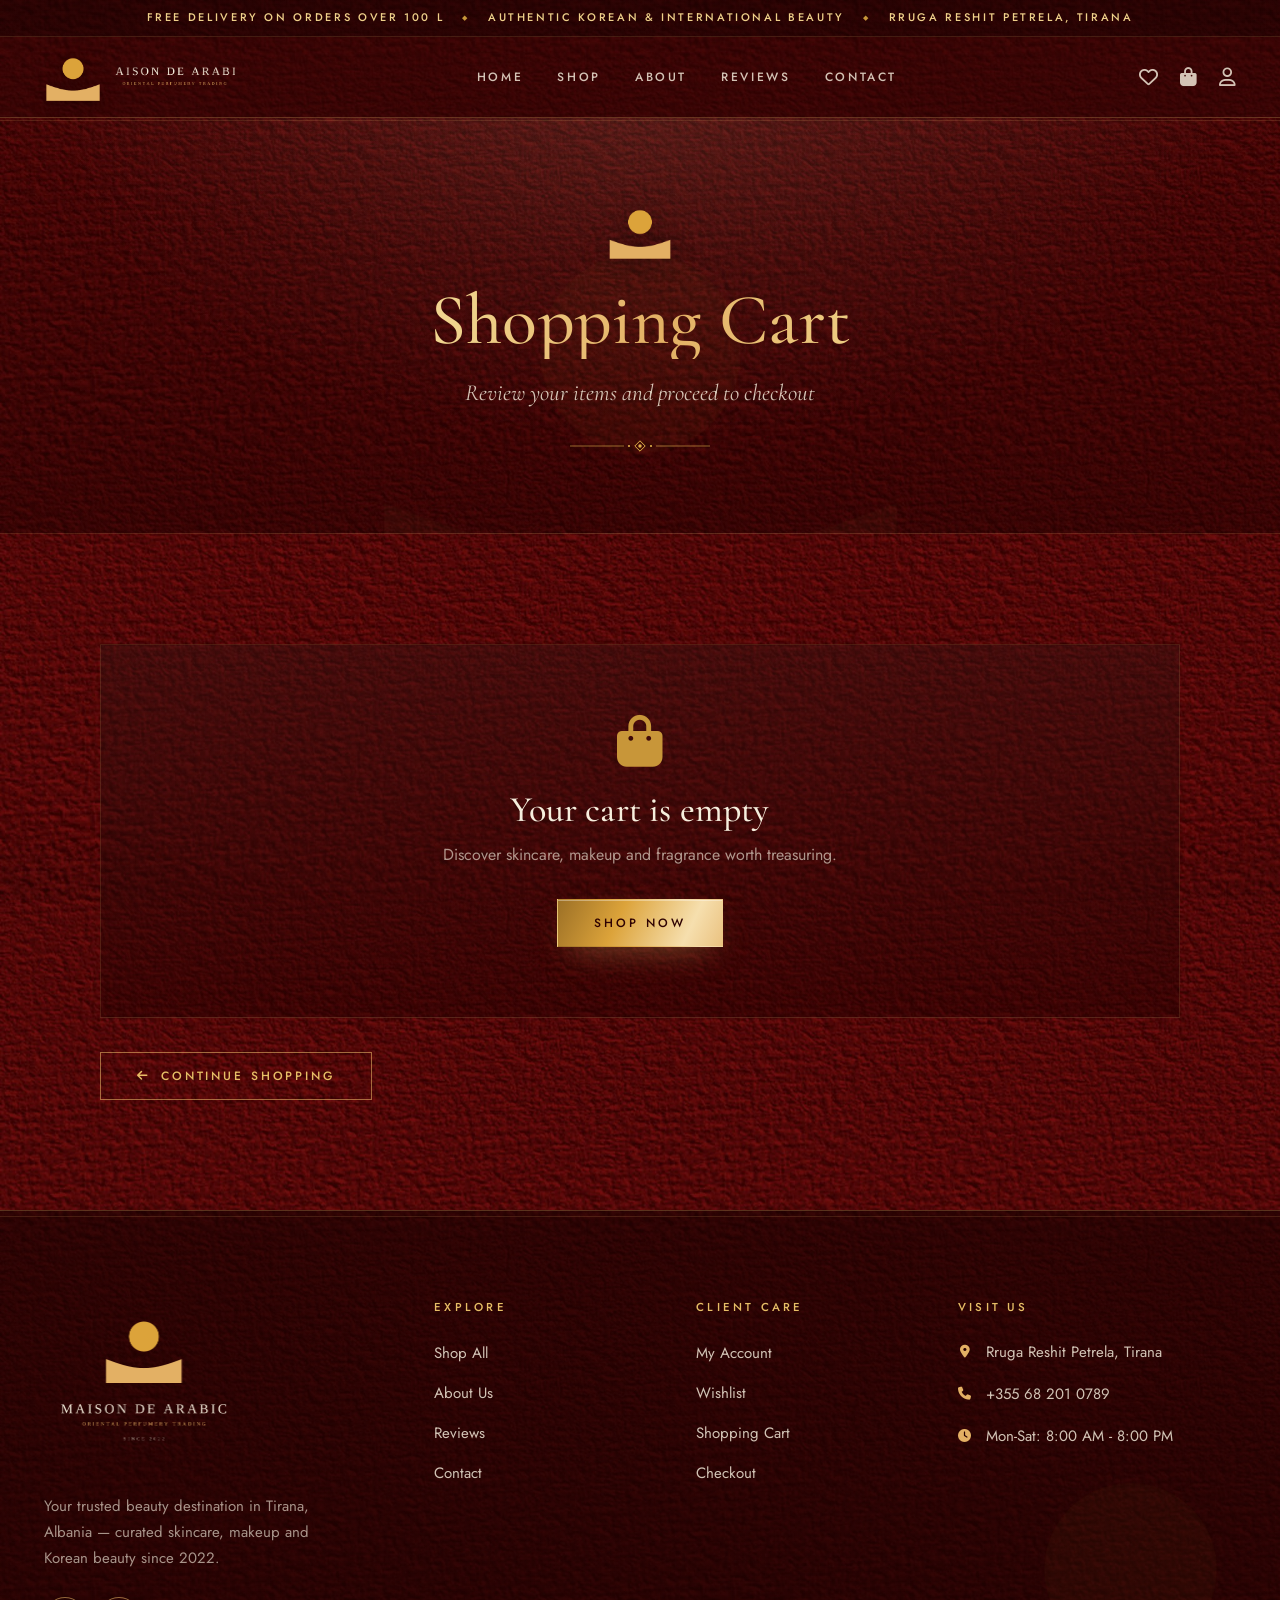
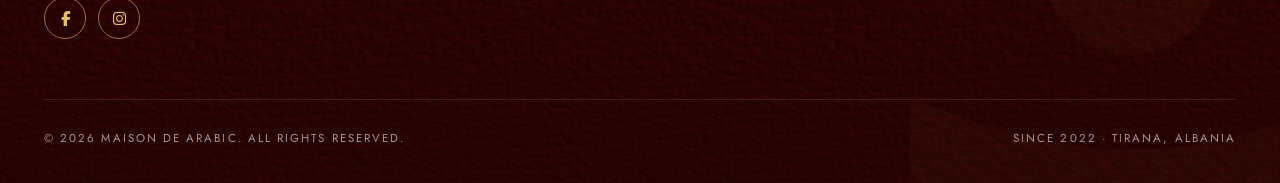
<file: cart.html>
<!DOCTYPE html>
<html lang="en">
<head>
    <meta charset="UTF-8">
    <meta name="viewport" content="width=device-width, initial-scale=1.0">
    <meta name="description" content="Shopping cart - Maison De Arabic Tirana">
    <meta name="theme-color" content="#5c0404">
    <title>Shopping Cart | Maison De Arabic</title>
    <link rel="icon" type="image/png" href="images/brand/favicon.png">
    <link rel="apple-touch-icon" href="images/brand/apple-touch-icon.png">
    <link rel="preconnect" href="https://fonts.googleapis.com">
    <link rel="preconnect" href="https://fonts.gstatic.com" crossorigin>
    <link href="https://fonts.googleapis.com/css2?family=Cormorant+Garamond:ital,wght@0,400;0,500;0,600;0,700;1,400;1,500;1,600&family=Jost:wght@300;400;500;600&display=swap" rel="stylesheet">
    <link rel="stylesheet" href="https://cdnjs.cloudflare.com/ajax/libs/font-awesome/6.4.0/css/all.min.css">
    <link rel="stylesheet" href="styles.css">
    <script>document.documentElement.classList.add('js');</script>
</head>
<body>
    <div class="announcement-bar">
        <div class="container announcement-inner">
            <span>Free delivery on orders over 100 L</span>
            <span class="announcement-sep" aria-hidden="true">&#9670;</span>
            <span>Authentic Korean &amp; international beauty</span>
            <span class="announcement-sep" aria-hidden="true">&#9670;</span>
            <span>Rruga Reshit Petrela, Tirana</span>
        </div>
    </div>

    <header class="header" id="header">
        <div class="container header-container">
            <a href="index.html" class="logo" aria-label="Maison De Arabic home">
                <img src="images/brand/tree.png" alt="" class="logo-emblem" width="374" height="336">
                <img src="images/brand/wordmark.png" alt="Maison De Arabic" class="logo-wordmark" width="671" height="255">
            </a>
            <nav class="nav" id="nav" aria-label="Main">
                <ul class="nav-list">
                    <li><a href="index.html" class="nav-link">Home</a></li>
                    <li><a href="shop.html" class="nav-link">Shop</a></li>
                    <li><a href="about.html" class="nav-link">About</a></li>
                    <li><a href="reviews.html" class="nav-link">Reviews</a></li>
                    <li><a href="contact.html" class="nav-link">Contact</a></li>
                </ul>
            </nav>
            <div class="header-actions">
                <a href="wishlist.html" class="header-action-btn wishlist-btn" title="Wishlist">
                    <i class="far fa-heart"></i>
                    <span class="wishlist-count" id="wishlistCount">0</span>
                </a>
                <a href="cart.html" class="cart-icon" title="Shopping Cart">
                    <i class="fas fa-shopping-bag"></i>
                    <span class="cart-count" id="cartCount">0</span>
                </a>
                <div class="account-wrapper">
                    <a href="account.html" class="header-action-btn account-btn" id="accountBtn" title="My Account">
                        <i class="far fa-user"></i>
                    </a>
                    <div class="account-dropdown">
                        <a href="account.html">Login</a>
                        <a href="account.html?action=register">Register</a>
                        <div class="divider"></div>
                        <a href="wishlist.html">Wishlist</a>
                    </div>
                </div>
                <button class="mobile-menu-btn" id="mobileMenuBtn" aria-label="Open menu" aria-expanded="false" aria-controls="nav">
                    <span></span><span></span><span></span>
                </button>
            </div>
        </div>
    </header>

    <main>
        <section class="page-header">
            <div class="container">
                <img src="images/brand/tree.png" alt="" class="page-emblem" aria-hidden="true">
                <h1>Shopping Cart</h1>
                <p>Review your items and proceed to checkout</p>
            </div>
        </section>

        <section class="section">
            <div class="container">
                <div class="cart-container">
                    <div class="cart-items">
                        <!-- Cart items loaded dynamically -->
                    </div>

                    <div class="cart-summary">
                        <!-- Summary loaded dynamically -->
                    </div>

                    <div class="cart-back">
                        <a href="shop.html" class="btn btn-secondary">
                            <i class="fas fa-arrow-left"></i> Continue Shopping
                        </a>
                    </div>
                </div>
            </div>
        </section>
    </main>

    <footer class="footer">
        <div class="container">
            <div class="footer-grid">
                <div class="footer-brand">
                    <a href="index.html" class="footer-logo" aria-label="Maison De Arabic home">
                        <img src="images/brand/logo-lockup.png" alt="Maison De Arabic, since 2022" width="803" height="636" loading="lazy">
                    </a>
                    <p>Your trusted beauty destination in Tirana, Albania &mdash; curated skincare, makeup and Korean beauty since 2022.</p>
                    <div class="social-links">
                        <a href="https://www.facebook.com/classcosmetic/" target="_blank" rel="noopener" class="social-link" aria-label="Facebook"><i class="fab fa-facebook-f"></i></a>
                        <a href="https://www.instagram.com/classcosmetic/" target="_blank" rel="noopener" class="social-link" aria-label="Instagram"><i class="fab fa-instagram"></i></a>
                    </div>
                </div>

                <div class="footer-links">
                    <h3>Explore</h3>
                    <ul>
                        <li><a href="shop.html">Shop All</a></li>
                        <li><a href="about.html">About Us</a></li>
                        <li><a href="reviews.html">Reviews</a></li>
                        <li><a href="contact.html">Contact</a></li>
                    </ul>
                </div>

                <div class="footer-links">
                    <h3>Client Care</h3>
                    <ul>
                        <li><a href="account.html">My Account</a></li>
                        <li><a href="wishlist.html">Wishlist</a></li>
                        <li><a href="cart.html">Shopping Cart</a></li>
                        <li><a href="checkout.html">Checkout</a></li>
                    </ul>
                </div>

                <div class="footer-contact">
                    <h3>Visit Us</h3>
                    <ul class="contact-list">
                        <li><i class="fas fa-map-marker-alt"></i> Rruga Reshit Petrela, Tirana</li>
                        <li><i class="fas fa-phone"></i> <a href="tel:+355682010789">+355 68 201 0789</a></li>
                        <li><i class="fas fa-clock"></i> Mon-Sat: 8:00 AM - 8:00 PM</li>
                    </ul>
                </div>
            </div>

            <div class="footer-bottom">
                <p>&copy; 2026 Maison De Arabic. All rights reserved.</p>
                <p>Since 2022 &middot; Tirana, Albania</p>
            </div>
        </div>
    </footer>

    <!-- Mobile Sticky Bottom Menu -->
    <nav class="mobile-bottom-nav" aria-label="Quick navigation">
        <div class="mobile-nav-container">
            <a href="index.html" class="mobile-nav-item">
                <i class="fas fa-home"></i>
                <span>Home</span>
            </a>
            <a href="shop.html" class="mobile-nav-item">
                <i class="fas fa-store"></i>
                <span>Shop</span>
            </a>
            <a href="wishlist.html" class="mobile-nav-item wishlist-btn">
                <i class="fas fa-heart"></i>
                <span>Wishlist</span>
            </a>
            <a href="cart.html" class="mobile-nav-item active">
                <i class="fas fa-shopping-bag"></i>
                <span>Cart</span>
                <span class="cart-count">0</span>
            </a>
            <a href="account.html" class="mobile-nav-item account-btn">
                <i class="fas fa-user"></i>
                <span>Account</span>
            </a>
        </div>
    </nav>

    <script src="script.js"></script>

</body>
</html>
</file>
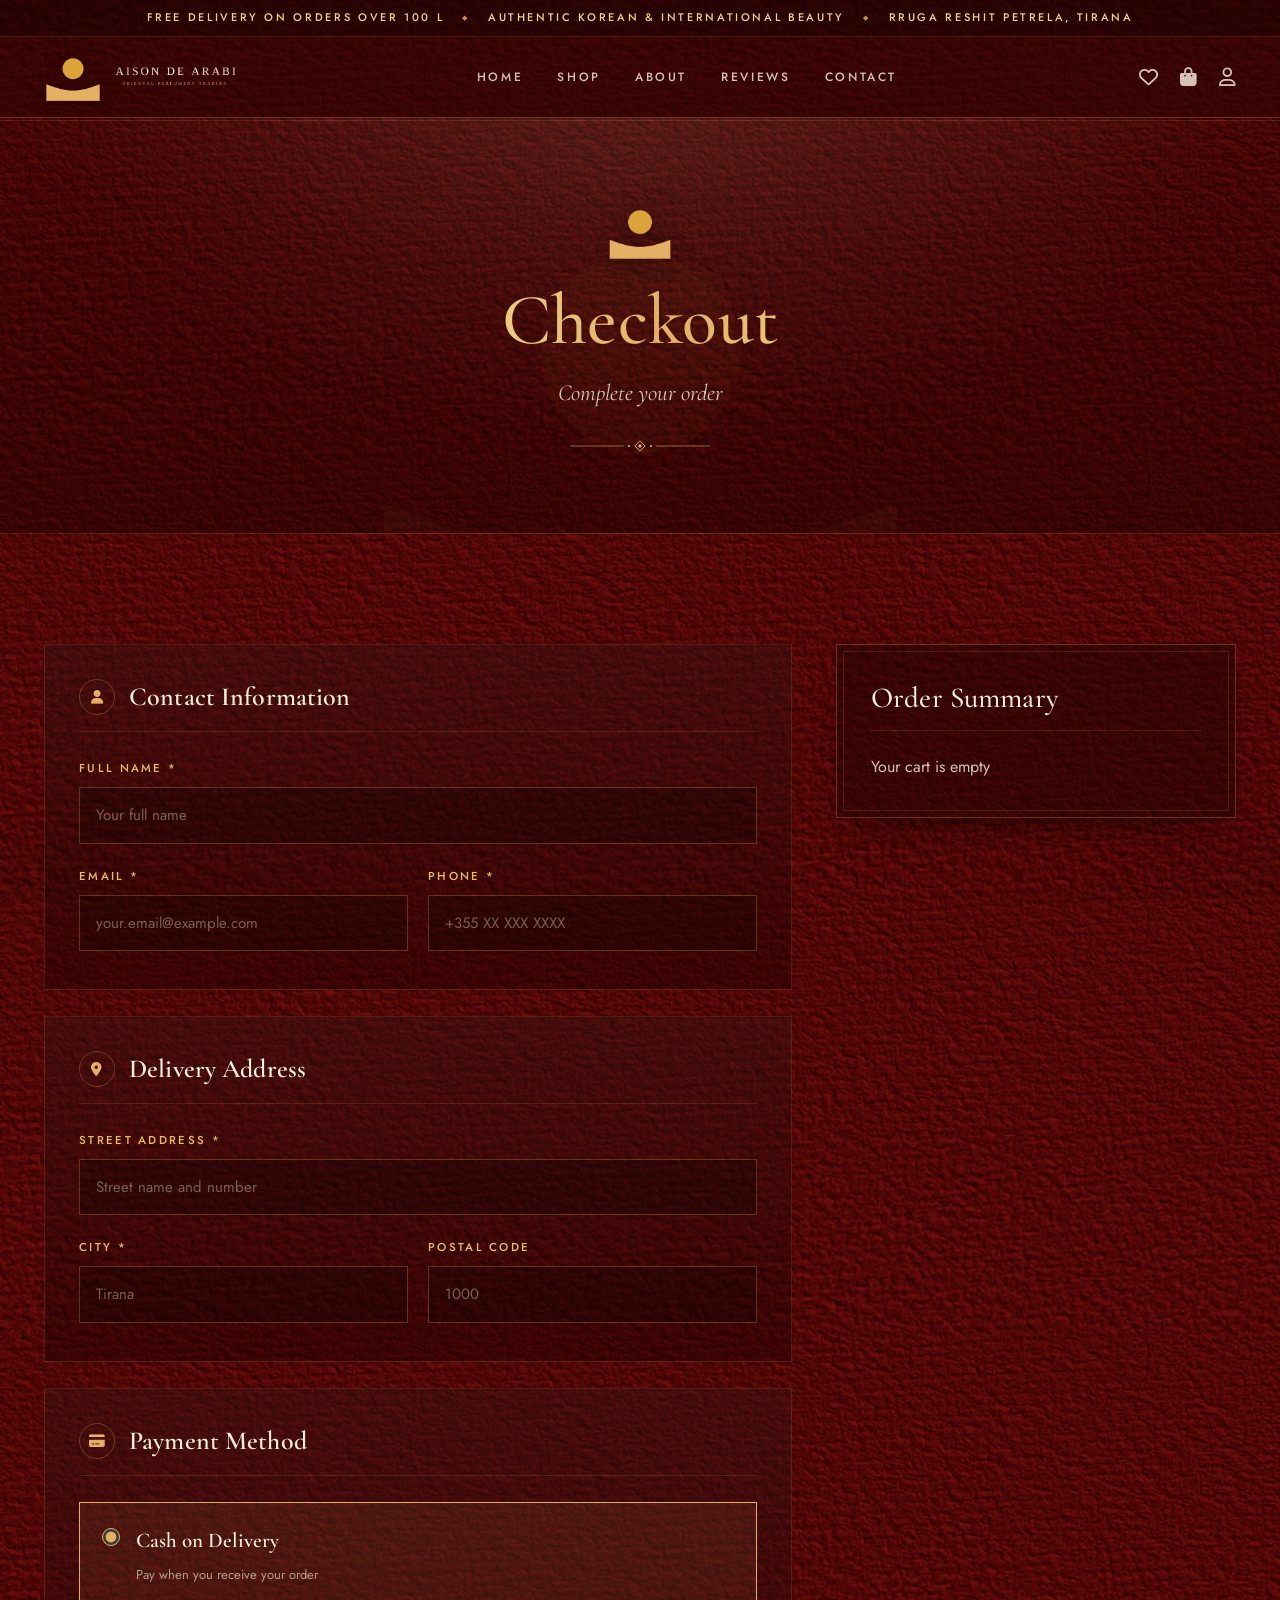
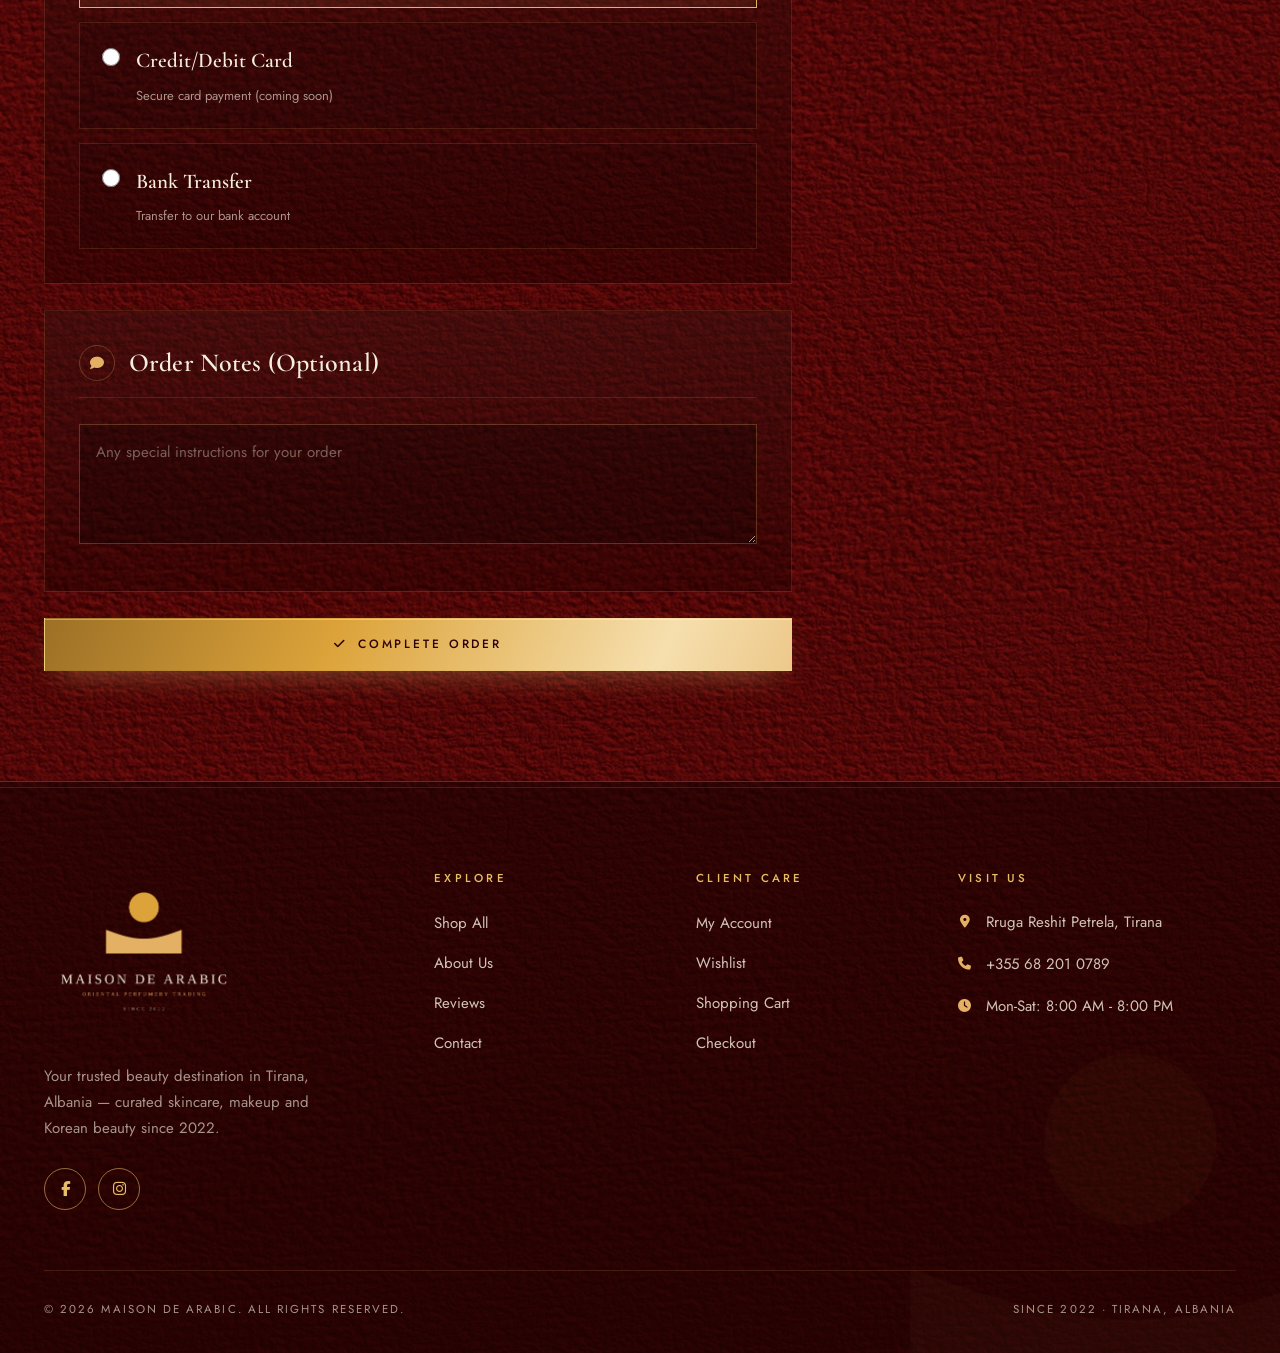
<file: checkout.html>
<!DOCTYPE html>
<html lang="en">
<head>
    <meta charset="UTF-8">
    <meta name="viewport" content="width=device-width, initial-scale=1.0">
    <meta name="description" content="Checkout - Maison De Arabic Tirana">
    <meta name="theme-color" content="#5c0404">
    <title>Checkout | Maison De Arabic</title>
    <link rel="icon" type="image/png" href="images/brand/favicon.png">
    <link rel="apple-touch-icon" href="images/brand/apple-touch-icon.png">
    <link rel="preconnect" href="https://fonts.googleapis.com">
    <link rel="preconnect" href="https://fonts.gstatic.com" crossorigin>
    <link href="https://fonts.googleapis.com/css2?family=Cormorant+Garamond:ital,wght@0,400;0,500;0,600;0,700;1,400;1,500;1,600&family=Jost:wght@300;400;500;600&display=swap" rel="stylesheet">
    <link rel="stylesheet" href="https://cdnjs.cloudflare.com/ajax/libs/font-awesome/6.4.0/css/all.min.css">
    <link rel="stylesheet" href="styles.css">
    <script>document.documentElement.classList.add('js');</script>
</head>
<body>
    <div class="announcement-bar">
        <div class="container announcement-inner">
            <span>Free delivery on orders over 100 L</span>
            <span class="announcement-sep" aria-hidden="true">&#9670;</span>
            <span>Authentic Korean &amp; international beauty</span>
            <span class="announcement-sep" aria-hidden="true">&#9670;</span>
            <span>Rruga Reshit Petrela, Tirana</span>
        </div>
    </div>

    <header class="header" id="header">
        <div class="container header-container">
            <a href="index.html" class="logo" aria-label="Maison De Arabic home">
                <img src="images/brand/tree.png" alt="" class="logo-emblem" width="374" height="336">
                <img src="images/brand/wordmark.png" alt="Maison De Arabic" class="logo-wordmark" width="671" height="255">
            </a>
            <nav class="nav" id="nav" aria-label="Main">
                <ul class="nav-list">
                    <li><a href="index.html" class="nav-link">Home</a></li>
                    <li><a href="shop.html" class="nav-link">Shop</a></li>
                    <li><a href="about.html" class="nav-link">About</a></li>
                    <li><a href="reviews.html" class="nav-link">Reviews</a></li>
                    <li><a href="contact.html" class="nav-link">Contact</a></li>
                </ul>
            </nav>
            <div class="header-actions">
                <a href="wishlist.html" class="header-action-btn wishlist-btn" title="Wishlist">
                    <i class="far fa-heart"></i>
                    <span class="wishlist-count" id="wishlistCount">0</span>
                </a>
                <a href="cart.html" class="cart-icon" title="Shopping Cart">
                    <i class="fas fa-shopping-bag"></i>
                    <span class="cart-count" id="cartCount">0</span>
                </a>
                <div class="account-wrapper">
                    <a href="account.html" class="header-action-btn account-btn" id="accountBtn" title="My Account">
                        <i class="far fa-user"></i>
                    </a>
                    <div class="account-dropdown">
                        <a href="account.html">Login</a>
                        <a href="account.html?action=register">Register</a>
                        <div class="divider"></div>
                        <a href="wishlist.html">Wishlist</a>
                    </div>
                </div>
                <button class="mobile-menu-btn" id="mobileMenuBtn" aria-label="Open menu" aria-expanded="false" aria-controls="nav">
                    <span></span><span></span><span></span>
                </button>
            </div>
        </div>
    </header>

    <main>
        <section class="page-header">
            <div class="container">
                <img src="images/brand/tree.png" alt="" class="page-emblem" aria-hidden="true">
                <h1>Checkout</h1>
                <p>Complete your order</p>
            </div>
        </section>

        <section class="section">
            <div class="container">
                <form class="checkout-grid" id="checkoutForm">
                    <div class="checkout-form">
                        <div class="form-section">
                            <h3><i class="fas fa-user"></i> Contact Information</h3>
                            <div class="form-group">
                                <label for="fullName">Full Name *</label>
                                <input type="text" id="fullName" name="fullName" required placeholder="Your full name">
                            </div>
                            <div class="form-row">
                                <div class="form-group">
                                    <label for="email">Email *</label>
                                    <input type="email" id="email" name="email" required placeholder="your.email@example.com">
                                </div>
                                <div class="form-group">
                                    <label for="phone">Phone *</label>
                                    <input type="tel" id="phone" name="phone" required placeholder="+355 XX XXX XXXX">
                                </div>
                            </div>
                        </div>

                        <div class="form-section">
                            <h3><i class="fas fa-map-marker-alt"></i> Delivery Address</h3>
                            <div class="form-group">
                                <label for="address">Street Address *</label>
                                <input type="text" id="address" name="address" required placeholder="Street name and number">
                            </div>
                            <div class="form-row">
                                <div class="form-group">
                                    <label for="city">City *</label>
                                    <input type="text" id="city" name="city" required placeholder="Tirana">
                                </div>
                                <div class="form-group">
                                    <label for="postalCode">Postal Code</label>
                                    <input type="text" id="postalCode" name="postalCode" placeholder="1000">
                                </div>
                            </div>
                        </div>

                        <div class="form-section">
                            <h3><i class="fas fa-credit-card"></i> Payment Method</h3>
                            <div class="payment-methods">
                                <label class="payment-method">
                                    <input type="radio" name="payment" value="cash" checked>
                                    <div>
                                        <strong>Cash on Delivery</strong>
                                        <p style="font-size: 13px; color: var(--text-light); margin-top: 5px;">Pay when you receive your order</p>
                                    </div>
                                </label>
                                <label class="payment-method">
                                    <input type="radio" name="payment" value="card">
                                    <div>
                                        <strong>Credit/Debit Card</strong>
                                        <p style="font-size: 13px; color: var(--text-light); margin-top: 5px;">Secure card payment (coming soon)</p>
                                    </div>
                                </label>
                                <label class="payment-method">
                                    <input type="radio" name="payment" value="bank">
                                    <div>
                                        <strong>Bank Transfer</strong>
                                        <p style="font-size: 13px; color: var(--text-light); margin-top: 5px;">Transfer to our bank account</p>
                                    </div>
                                </label>
                            </div>
                        </div>

                        <div class="form-section">
                            <h3><i class="fas fa-comment"></i> Order Notes (Optional)</h3>
                            <div class="form-group">
                                <textarea id="notes" name="notes" rows="3" placeholder="Any special instructions for your order" aria-label="Order notes"></textarea>
                            </div>
                        </div>

                        <button type="submit" class="btn btn-primary btn-full btn-lg">
                            <i class="fas fa-check"></i> Complete Order
                        </button>
                    </div>

                    <div class="cart-summary">
                        <h3>Order Summary</h3>
                        <div id="checkoutSummary">
                            <!-- Loaded dynamically -->
                        </div>
                    </div>
                </form>
            </div>
        </section>
    </main>

    <footer class="footer">
        <div class="container">
            <div class="footer-grid">
                <div class="footer-brand">
                    <a href="index.html" class="footer-logo" aria-label="Maison De Arabic home">
                        <img src="images/brand/logo-lockup.png" alt="Maison De Arabic, since 2022" width="803" height="636" loading="lazy">
                    </a>
                    <p>Your trusted beauty destination in Tirana, Albania &mdash; curated skincare, makeup and Korean beauty since 2022.</p>
                    <div class="social-links">
                        <a href="https://www.facebook.com/classcosmetic/" target="_blank" rel="noopener" class="social-link" aria-label="Facebook"><i class="fab fa-facebook-f"></i></a>
                        <a href="https://www.instagram.com/classcosmetic/" target="_blank" rel="noopener" class="social-link" aria-label="Instagram"><i class="fab fa-instagram"></i></a>
                    </div>
                </div>

                <div class="footer-links">
                    <h3>Explore</h3>
                    <ul>
                        <li><a href="shop.html">Shop All</a></li>
                        <li><a href="about.html">About Us</a></li>
                        <li><a href="reviews.html">Reviews</a></li>
                        <li><a href="contact.html">Contact</a></li>
                    </ul>
                </div>

                <div class="footer-links">
                    <h3>Client Care</h3>
                    <ul>
                        <li><a href="account.html">My Account</a></li>
                        <li><a href="wishlist.html">Wishlist</a></li>
                        <li><a href="cart.html">Shopping Cart</a></li>
                        <li><a href="checkout.html">Checkout</a></li>
                    </ul>
                </div>

                <div class="footer-contact">
                    <h3>Visit Us</h3>
                    <ul class="contact-list">
                        <li><i class="fas fa-map-marker-alt"></i> Rruga Reshit Petrela, Tirana</li>
                        <li><i class="fas fa-phone"></i> <a href="tel:+355682010789">+355 68 201 0789</a></li>
                        <li><i class="fas fa-clock"></i> Mon-Sat: 8:00 AM - 8:00 PM</li>
                    </ul>
                </div>
            </div>

            <div class="footer-bottom">
                <p>&copy; 2026 Maison De Arabic. All rights reserved.</p>
                <p>Since 2022 &middot; Tirana, Albania</p>
            </div>
        </div>
    </footer>

    <!-- Mobile Sticky Bottom Menu -->
    <nav class="mobile-bottom-nav" aria-label="Quick navigation">
        <div class="mobile-nav-container">
            <a href="index.html" class="mobile-nav-item">
                <i class="fas fa-home"></i>
                <span>Home</span>
            </a>
            <a href="shop.html" class="mobile-nav-item">
                <i class="fas fa-store"></i>
                <span>Shop</span>
            </a>
            <a href="wishlist.html" class="mobile-nav-item wishlist-btn">
                <i class="fas fa-heart"></i>
                <span>Wishlist</span>
            </a>
            <a href="cart.html" class="mobile-nav-item">
                <i class="fas fa-shopping-bag"></i>
                <span>Cart</span>
                <span class="cart-count">0</span>
            </a>
            <a href="account.html" class="mobile-nav-item account-btn">
                <i class="fas fa-user"></i>
                <span>Account</span>
            </a>
        </div>
    </nav>

    <script src="script.js"></script>

</body>
</html>
</file>
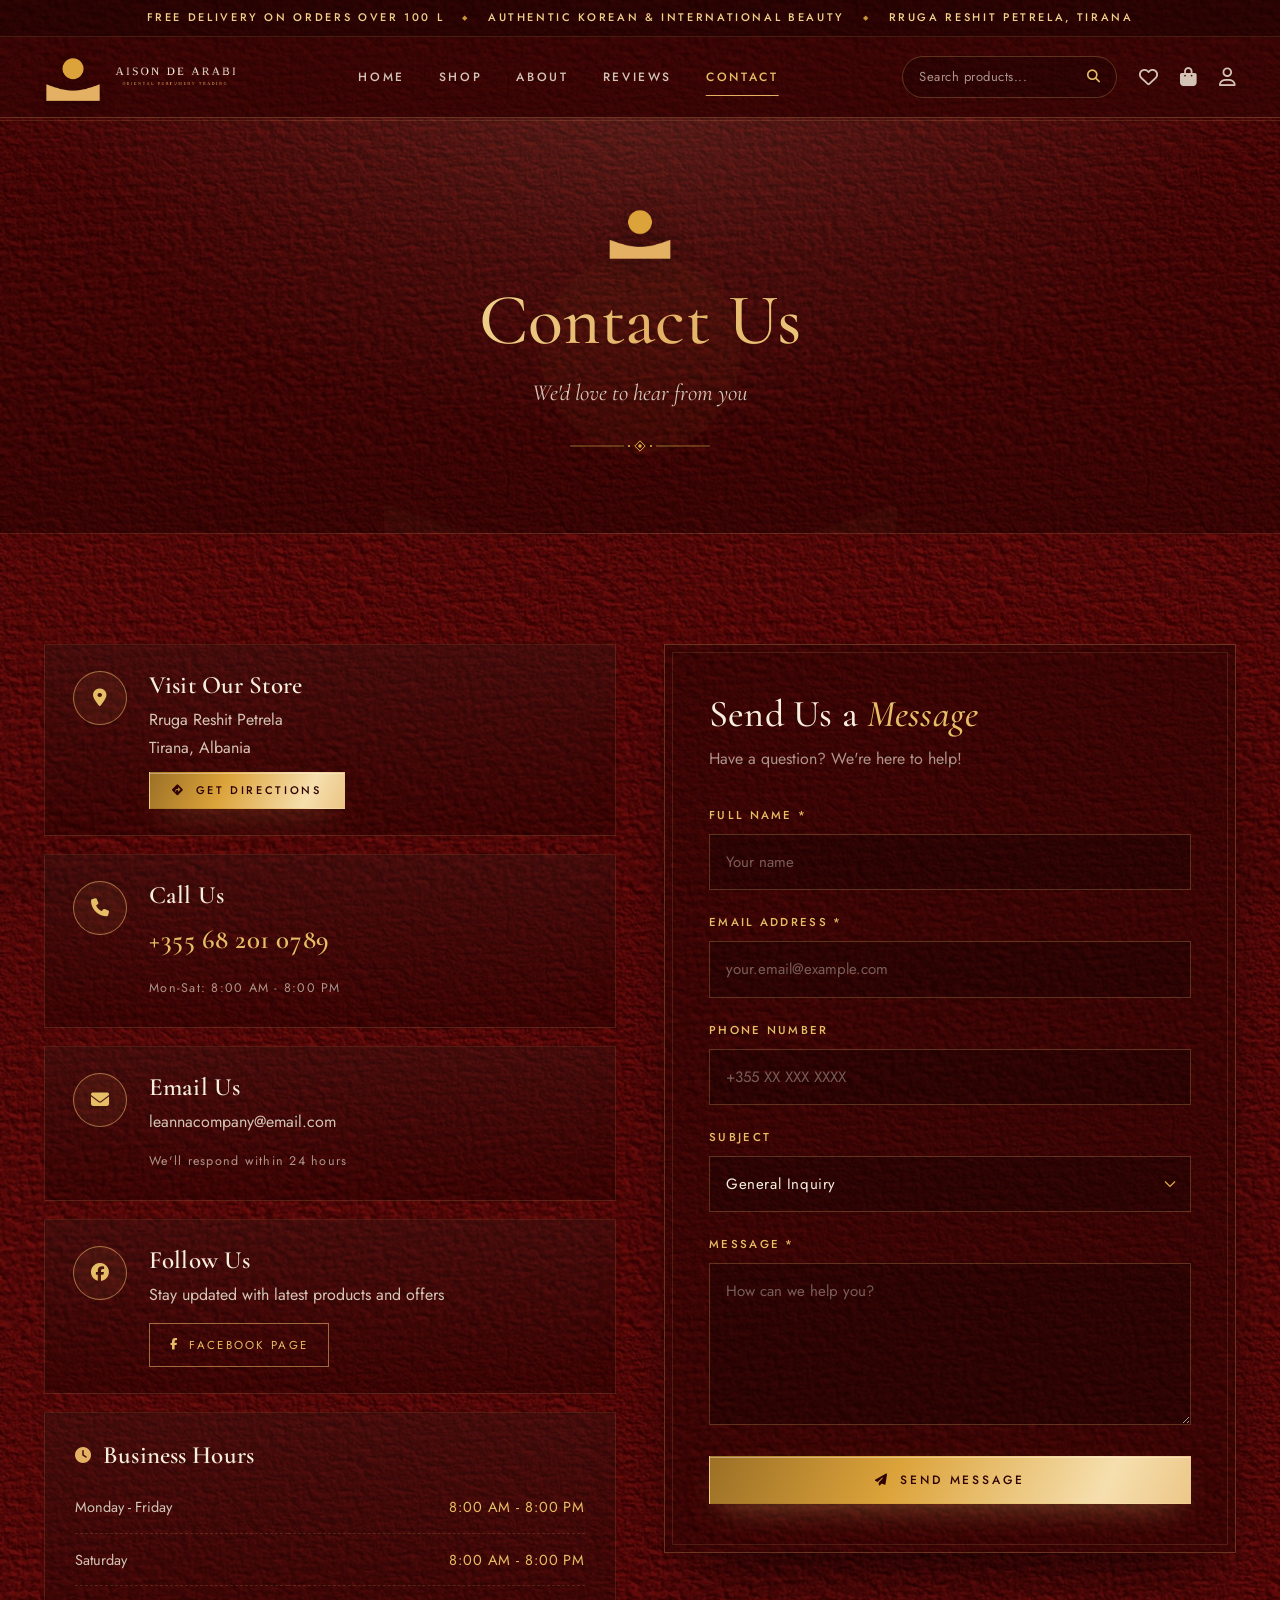
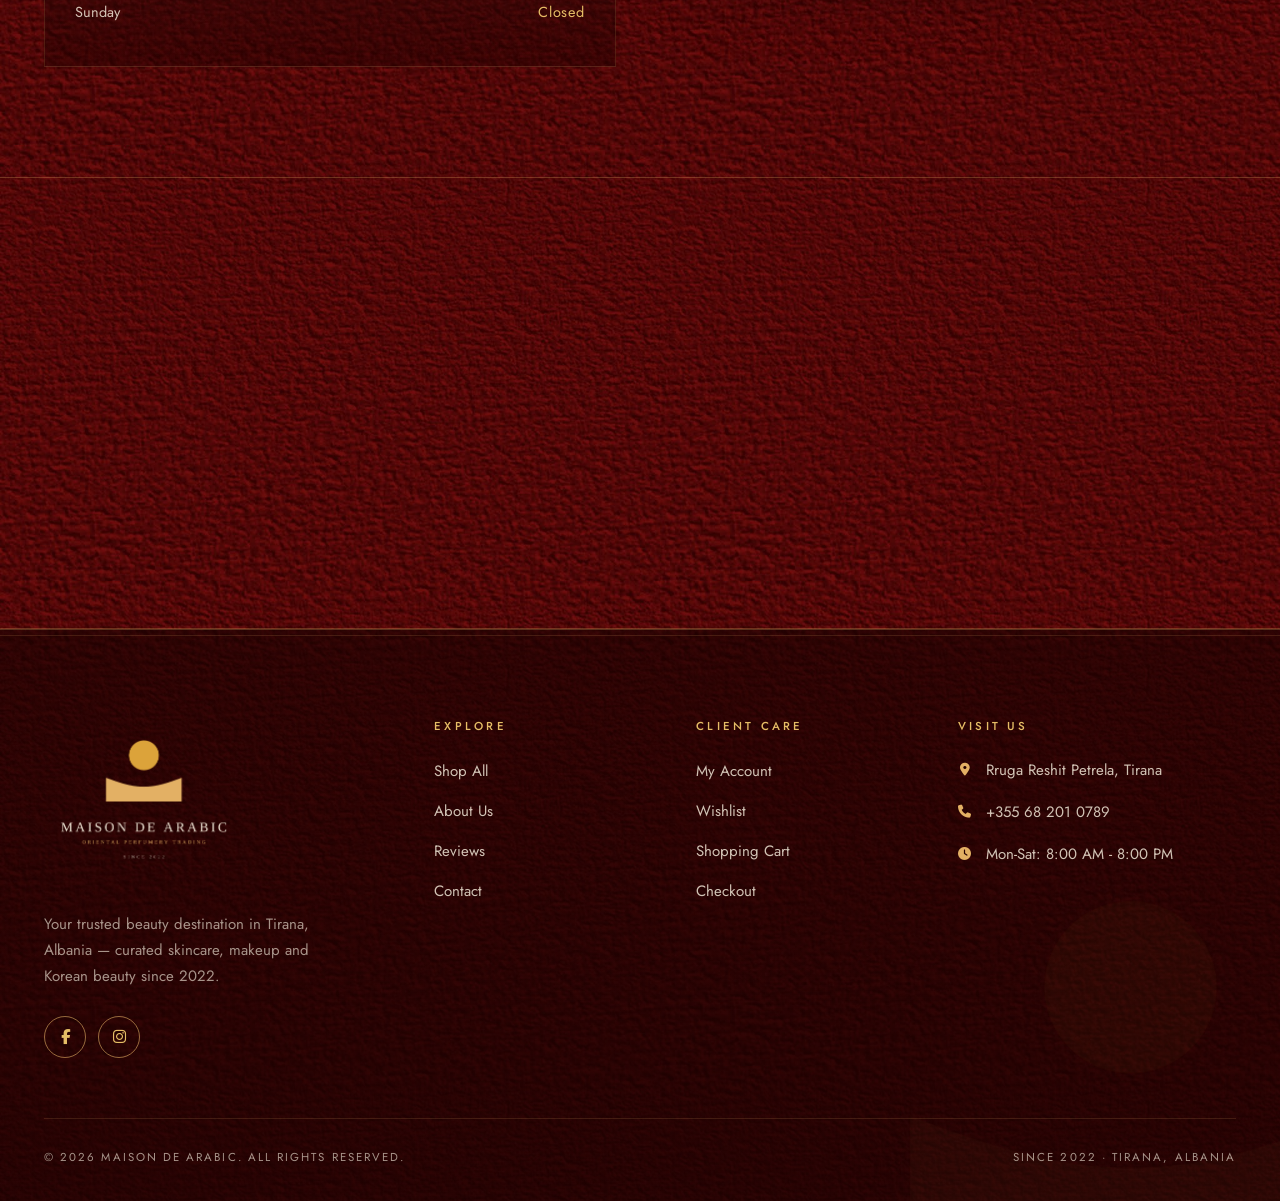
<file: contact.html>
<!DOCTYPE html>
<html lang="en">
<head>
    <meta charset="UTF-8">
    <meta name="viewport" content="width=device-width, initial-scale=1.0">
    <meta name="description" content="Contact Maison De Arabic in Tirana. Visit us at Rruga Reshit Petrela or call +355 68 201 0789. Business hours, directions, and contact form.">
    <meta name="theme-color" content="#5c0404">
    <title>Contact Us | Maison De Arabic - Tirana Beauty Store</title>
    <link rel="icon" type="image/png" href="images/brand/favicon.png">
    <link rel="apple-touch-icon" href="images/brand/apple-touch-icon.png">
    <link rel="preconnect" href="https://fonts.googleapis.com">
    <link rel="preconnect" href="https://fonts.gstatic.com" crossorigin>
    <link href="https://fonts.googleapis.com/css2?family=Cormorant+Garamond:ital,wght@0,400;0,500;0,600;0,700;1,400;1,500;1,600&family=Jost:wght@300;400;500;600&display=swap" rel="stylesheet">
    <link rel="stylesheet" href="https://cdnjs.cloudflare.com/ajax/libs/font-awesome/6.4.0/css/all.min.css">
    <link rel="stylesheet" href="styles.css">
    <script>document.documentElement.classList.add('js');</script>
</head>
<body>
    <div class="announcement-bar">
        <div class="container announcement-inner">
            <span>Free delivery on orders over 100 L</span>
            <span class="announcement-sep" aria-hidden="true">&#9670;</span>
            <span>Authentic Korean &amp; international beauty</span>
            <span class="announcement-sep" aria-hidden="true">&#9670;</span>
            <span>Rruga Reshit Petrela, Tirana</span>
        </div>
    </div>

    <header class="header" id="header">
        <div class="container header-container">
            <a href="index.html" class="logo" aria-label="Maison De Arabic home">
                <img src="images/brand/tree.png" alt="" class="logo-emblem" width="374" height="336">
                <img src="images/brand/wordmark.png" alt="Maison De Arabic" class="logo-wordmark" width="671" height="255">
            </a>
            <nav class="nav" id="nav" aria-label="Main">
                <ul class="nav-list">
                    <li><a href="index.html" class="nav-link">Home</a></li>
                    <li><a href="shop.html" class="nav-link">Shop</a></li>
                    <li><a href="about.html" class="nav-link">About</a></li>
                    <li><a href="reviews.html" class="nav-link">Reviews</a></li>
                    <li><a href="contact.html" class="nav-link active">Contact</a></li>
                </ul>
            </nav>
            <div class="header-actions">
                <div class="search-box">
                    <input type="text" placeholder="Search products..." id="searchInput" aria-label="Search products">
                    <button class="search-btn" aria-label="Search"><i class="fas fa-search"></i></button>
                </div>
                <a href="wishlist.html" class="header-action-btn wishlist-btn" title="Wishlist">
                    <i class="far fa-heart"></i>
                    <span class="wishlist-count" id="wishlistCount">0</span>
                </a>
                <a href="cart.html" class="cart-icon" title="Shopping Cart">
                    <i class="fas fa-shopping-bag"></i>
                    <span class="cart-count" id="cartCount">0</span>
                </a>
                <div class="account-wrapper">
                    <a href="account.html" class="header-action-btn account-btn" id="accountBtn" title="My Account">
                        <i class="far fa-user"></i>
                    </a>
                    <div class="account-dropdown">
                        <a href="account.html">Login</a>
                        <a href="account.html?action=register">Register</a>
                        <div class="divider"></div>
                        <a href="wishlist.html">Wishlist</a>
                    </div>
                </div>
                <button class="mobile-menu-btn" id="mobileMenuBtn" aria-label="Open menu" aria-expanded="false" aria-controls="nav">
                    <span></span><span></span><span></span>
                </button>
            </div>
        </div>
    </header>

    <main>
        <section class="page-header">
            <div class="container">
                <img src="images/brand/tree.png" alt="" class="page-emblem" aria-hidden="true">
                <h1>Contact Us</h1>
                <p>We'd love to hear from you</p>
            </div>
        </section>

        <section class="section">
            <div class="container">
                <div class="contact-grid">
                    <div class="contact-info reveal">
                        <div class="contact-card">
                            <div class="contact-icon">
                                <i class="fas fa-map-marker-alt"></i>
                            </div>
                            <div class="contact-details">
                                <h3>Visit Our Store</h3>
                                <p>Rruga Reshit Petrela<br>Tirana, Albania</p>
                                <a href="https://maps.google.com/?q=Rruga+Reshit+Petrela+Tirana+Albania" target="_blank" rel="noopener" class="btn btn-primary btn-sm">
                                    <i class="fas fa-directions"></i> Get Directions
                                </a>
                            </div>
                        </div>

                        <div class="contact-card">
                            <div class="contact-icon">
                                <i class="fas fa-phone"></i>
                            </div>
                            <div class="contact-details">
                                <h3>Call Us</h3>
                                <p><a href="tel:+355682010789" class="phone-link">+355 68 201 0789</a></p>
                                <span class="contact-note">Mon-Sat: 8:00 AM - 8:00 PM</span>
                            </div>
                        </div>

                        <div class="contact-card">
                            <div class="contact-icon">
                                <i class="fas fa-envelope"></i>
                            </div>
                            <div class="contact-details">
                                <h3>Email Us</h3>
                                <p>leannacompany@email.com</p>
                                <span class="contact-note">We'll respond within 24 hours</span>
                            </div>
                        </div>

                        <div class="contact-card">
                            <div class="contact-icon">
                                <i class="fab fa-facebook"></i>
                            </div>
                            <div class="contact-details">
                                <h3>Follow Us</h3>
                                <p>Stay updated with latest products and offers</p>
                                <a href="https://www.facebook.com/classcosmetic/" target="_blank" rel="noopener" class="social-link-large">
                                    <i class="fab fa-facebook-f"></i> Facebook Page
                                </a>
                            </div>
                        </div>

                        <div class="hours-card">
                            <h3><i class="fas fa-clock"></i> Business Hours</h3>
                            <table class="hours-table">
                                <tr>
                                    <td>Monday - Friday</td>
                                    <td>8:00 AM - 8:00 PM</td>
                                </tr>
                                <tr>
                                    <td>Saturday</td>
                                    <td>8:00 AM - 8:00 PM</td>
                                </tr>
                                <tr>
                                    <td>Sunday</td>
                                    <td>Closed</td>
                                </tr>
                            </table>
                        </div>
                    </div>

                    <div class="contact-form-section reveal" data-delay="1">
                        <div class="contact-form-wrapper">
                            <h2>Send Us a <em>Message</em></h2>
                            <p>Have a question? We're here to help!</p>

                            <form class="contact-form" id="contactForm">
                                <div class="form-group">
                                    <label for="name">Full Name *</label>
                                    <input type="text" id="name" name="name" required placeholder="Your name">
                                </div>

                                <div class="form-group">
                                    <label for="email">Email Address *</label>
                                    <input type="email" id="email" name="email" required placeholder="your.email@example.com">
                                </div>

                                <div class="form-group">
                                    <label for="phone">Phone Number</label>
                                    <input type="tel" id="phone" name="phone" placeholder="+355 XX XXX XXXX">
                                </div>

                                <div class="form-group">
                                    <label for="subject">Subject</label>
                                    <select id="subject" name="subject">
                                        <option value="general">General Inquiry</option>
                                        <option value="product">Product Question</option>
                                        <option value="appointment">Book Appointment</option>
                                        <option value="feedback">Feedback</option>
                                        <option value="other">Other</option>
                                    </select>
                                </div>

                                <div class="form-group">
                                    <label for="message">Message *</label>
                                    <textarea id="message" name="message" rows="5" required placeholder="How can we help you?"></textarea>
                                </div>

                                <button type="submit" class="btn btn-primary btn-full">
                                    <i class="fas fa-paper-plane"></i> Send Message
                                </button>
                            </form>
                        </div>
                    </div>
                </div>
            </div>
        </section>

        <section class="map-section">
            <div class="map-container">
                <iframe
                    src="https://www.google.com/maps/embed?pb=!1m18!1m12!1m3!1d2967.1234567890123!2d19.8188889!3d41.3275!2m3!1f0!2f0!3f0!3m2!1i1024!2i768!4f13.1!3m3!1m2!1s0x0%3A0x0!2zNDHCsDE5JzM5LjAiTiAxOcKwNDknMDguMCJF!5e0!3m2!1sen!2sal!4v1234567890123!5m2!1sen!2sal"
                    width="100%"
                    height="450"
                    style="border:0;"
                    allowfullscreen=""
                    loading="lazy"
                    referrerpolicy="no-referrer-when-downgrade"
                    title="Map to Maison De Arabic, Rruga Reshit Petrela, Tirana">
                </iframe>
            </div>
        </section>
    </main>

    <footer class="footer">
        <div class="container">
            <div class="footer-grid">
                <div class="footer-brand">
                    <a href="index.html" class="footer-logo" aria-label="Maison De Arabic home">
                        <img src="images/brand/logo-lockup.png" alt="Maison De Arabic, since 2022" width="803" height="636" loading="lazy">
                    </a>
                    <p>Your trusted beauty destination in Tirana, Albania &mdash; curated skincare, makeup and Korean beauty since 2022.</p>
                    <div class="social-links">
                        <a href="https://www.facebook.com/classcosmetic/" target="_blank" rel="noopener" class="social-link" aria-label="Facebook"><i class="fab fa-facebook-f"></i></a>
                        <a href="https://www.instagram.com/classcosmetic/" target="_blank" rel="noopener" class="social-link" aria-label="Instagram"><i class="fab fa-instagram"></i></a>
                    </div>
                </div>

                <div class="footer-links">
                    <h3>Explore</h3>
                    <ul>
                        <li><a href="shop.html">Shop All</a></li>
                        <li><a href="about.html">About Us</a></li>
                        <li><a href="reviews.html">Reviews</a></li>
                        <li><a href="contact.html">Contact</a></li>
                    </ul>
                </div>

                <div class="footer-links">
                    <h3>Client Care</h3>
                    <ul>
                        <li><a href="account.html">My Account</a></li>
                        <li><a href="wishlist.html">Wishlist</a></li>
                        <li><a href="cart.html">Shopping Cart</a></li>
                        <li><a href="checkout.html">Checkout</a></li>
                    </ul>
                </div>

                <div class="footer-contact">
                    <h3>Visit Us</h3>
                    <ul class="contact-list">
                        <li><i class="fas fa-map-marker-alt"></i> Rruga Reshit Petrela, Tirana</li>
                        <li><i class="fas fa-phone"></i> <a href="tel:+355682010789">+355 68 201 0789</a></li>
                        <li><i class="fas fa-clock"></i> Mon-Sat: 8:00 AM - 8:00 PM</li>
                    </ul>
                </div>
            </div>

            <div class="footer-bottom">
                <p>&copy; 2026 Maison De Arabic. All rights reserved.</p>
                <p>Since 2022 &middot; Tirana, Albania</p>
            </div>
        </div>
    </footer>

    <!-- Mobile Sticky Bottom Menu -->
    <nav class="mobile-bottom-nav" aria-label="Quick navigation">
        <div class="mobile-nav-container">
            <a href="index.html" class="mobile-nav-item">
                <i class="fas fa-home"></i>
                <span>Home</span>
            </a>
            <a href="shop.html" class="mobile-nav-item">
                <i class="fas fa-store"></i>
                <span>Shop</span>
            </a>
            <a href="wishlist.html" class="mobile-nav-item wishlist-btn">
                <i class="fas fa-heart"></i>
                <span>Wishlist</span>
            </a>
            <a href="cart.html" class="mobile-nav-item">
                <i class="fas fa-shopping-bag"></i>
                <span>Cart</span>
                <span class="cart-count">0</span>
            </a>
            <a href="account.html" class="mobile-nav-item account-btn">
                <i class="fas fa-user"></i>
                <span>Account</span>
            </a>
        </div>
    </nav>

    <script src="script.js"></script>

</body>
</html>
</file>
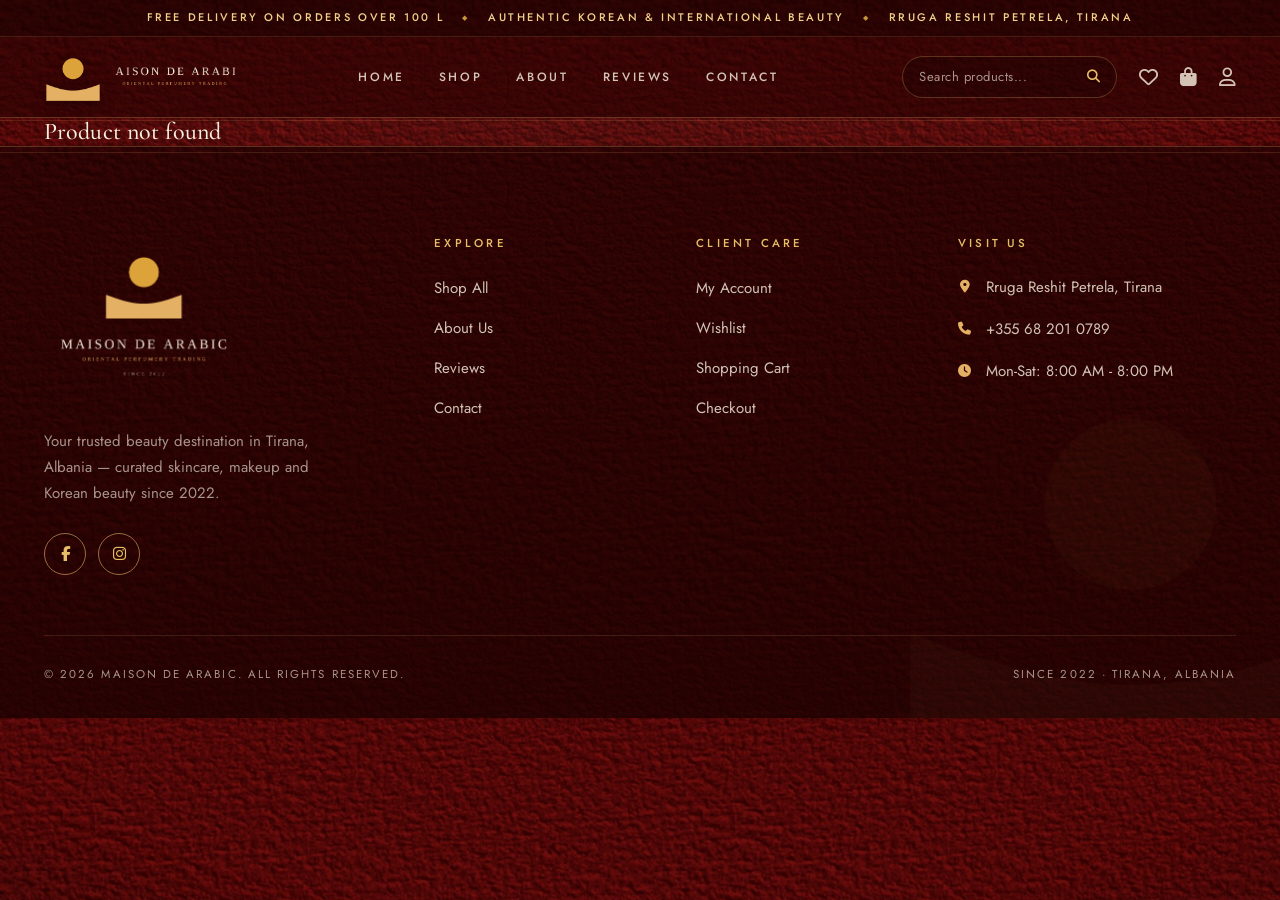
<file: product.html>
<!DOCTYPE html>
<html lang="en">
<head>
    <meta charset="UTF-8">
    <meta name="viewport" content="width=device-width, initial-scale=1.0">
    <meta name="description" content="Product details - Maison De Arabic Tirana">
    <meta name="theme-color" content="#5c0404">
    <title>Product Details | Maison De Arabic</title>
    <link rel="icon" type="image/png" href="images/brand/favicon.png">
    <link rel="apple-touch-icon" href="images/brand/apple-touch-icon.png">
    <link rel="preconnect" href="https://fonts.googleapis.com">
    <link rel="preconnect" href="https://fonts.gstatic.com" crossorigin>
    <link href="https://fonts.googleapis.com/css2?family=Cormorant+Garamond:ital,wght@0,400;0,500;0,600;0,700;1,400;1,500;1,600&family=Jost:wght@300;400;500;600&display=swap" rel="stylesheet">
    <link rel="stylesheet" href="https://cdnjs.cloudflare.com/ajax/libs/font-awesome/6.4.0/css/all.min.css">
    <link rel="stylesheet" href="styles.css">
    <script>document.documentElement.classList.add('js');</script>
</head>
<body>
    <div class="announcement-bar">
        <div class="container announcement-inner">
            <span>Free delivery on orders over 100 L</span>
            <span class="announcement-sep" aria-hidden="true">&#9670;</span>
            <span>Authentic Korean &amp; international beauty</span>
            <span class="announcement-sep" aria-hidden="true">&#9670;</span>
            <span>Rruga Reshit Petrela, Tirana</span>
        </div>
    </div>

    <header class="header" id="header">
        <div class="container header-container">
            <a href="index.html" class="logo" aria-label="Maison De Arabic home">
                <img src="images/brand/tree.png" alt="" class="logo-emblem" width="374" height="336">
                <img src="images/brand/wordmark.png" alt="Maison De Arabic" class="logo-wordmark" width="671" height="255">
            </a>
            <nav class="nav" id="nav" aria-label="Main">
                <ul class="nav-list">
                    <li><a href="index.html" class="nav-link">Home</a></li>
                    <li><a href="shop.html" class="nav-link">Shop</a></li>
                    <li><a href="about.html" class="nav-link">About</a></li>
                    <li><a href="reviews.html" class="nav-link">Reviews</a></li>
                    <li><a href="contact.html" class="nav-link">Contact</a></li>
                </ul>
            </nav>
            <div class="header-actions">
                <div class="search-box">
                    <input type="text" placeholder="Search products..." id="searchInput" aria-label="Search products">
                    <button class="search-btn" aria-label="Search"><i class="fas fa-search"></i></button>
                </div>
                <a href="wishlist.html" class="header-action-btn wishlist-btn" title="Wishlist">
                    <i class="far fa-heart"></i>
                    <span class="wishlist-count" id="wishlistCount">0</span>
                </a>
                <a href="cart.html" class="cart-icon" title="Shopping Cart">
                    <i class="fas fa-shopping-bag"></i>
                    <span class="cart-count" id="cartCount">0</span>
                </a>
                <div class="account-wrapper">
                    <a href="account.html" class="header-action-btn account-btn" id="accountBtn" title="My Account">
                        <i class="far fa-user"></i>
                    </a>
                    <div class="account-dropdown">
                        <a href="account.html">Login</a>
                        <a href="account.html?action=register">Register</a>
                        <div class="divider"></div>
                        <a href="wishlist.html">Wishlist</a>
                    </div>
                </div>
                <button class="mobile-menu-btn" id="mobileMenuBtn" aria-label="Open menu" aria-expanded="false" aria-controls="nav">
                    <span></span><span></span><span></span>
                </button>
            </div>
        </div>
    </header>

    <main>
        <div class="container" id="productDetailContent">
            <!-- Content loaded dynamically from script.js -->
            <div class="loading-state">
                <i class="fas fa-spinner fa-spin fa-2x"></i>
                <p>Loading product details...</p>
            </div>
        </div>
    </main>

    <footer class="footer">
        <div class="container">
            <div class="footer-grid">
                <div class="footer-brand">
                    <a href="index.html" class="footer-logo" aria-label="Maison De Arabic home">
                        <img src="images/brand/logo-lockup.png" alt="Maison De Arabic, since 2022" width="803" height="636" loading="lazy">
                    </a>
                    <p>Your trusted beauty destination in Tirana, Albania &mdash; curated skincare, makeup and Korean beauty since 2022.</p>
                    <div class="social-links">
                        <a href="https://www.facebook.com/classcosmetic/" target="_blank" rel="noopener" class="social-link" aria-label="Facebook"><i class="fab fa-facebook-f"></i></a>
                        <a href="https://www.instagram.com/classcosmetic/" target="_blank" rel="noopener" class="social-link" aria-label="Instagram"><i class="fab fa-instagram"></i></a>
                    </div>
                </div>

                <div class="footer-links">
                    <h3>Explore</h3>
                    <ul>
                        <li><a href="shop.html">Shop All</a></li>
                        <li><a href="about.html">About Us</a></li>
                        <li><a href="reviews.html">Reviews</a></li>
                        <li><a href="contact.html">Contact</a></li>
                    </ul>
                </div>

                <div class="footer-links">
                    <h3>Client Care</h3>
                    <ul>
                        <li><a href="account.html">My Account</a></li>
                        <li><a href="wishlist.html">Wishlist</a></li>
                        <li><a href="cart.html">Shopping Cart</a></li>
                        <li><a href="checkout.html">Checkout</a></li>
                    </ul>
                </div>

                <div class="footer-contact">
                    <h3>Visit Us</h3>
                    <ul class="contact-list">
                        <li><i class="fas fa-map-marker-alt"></i> Rruga Reshit Petrela, Tirana</li>
                        <li><i class="fas fa-phone"></i> <a href="tel:+355682010789">+355 68 201 0789</a></li>
                        <li><i class="fas fa-clock"></i> Mon-Sat: 8:00 AM - 8:00 PM</li>
                    </ul>
                </div>
            </div>

            <div class="footer-bottom">
                <p>&copy; 2026 Maison De Arabic. All rights reserved.</p>
                <p>Since 2022 &middot; Tirana, Albania</p>
            </div>
        </div>
    </footer>

    <!-- Mobile Sticky Bottom Menu -->
    <nav class="mobile-bottom-nav" aria-label="Quick navigation">
        <div class="mobile-nav-container">
            <a href="index.html" class="mobile-nav-item">
                <i class="fas fa-home"></i>
                <span>Home</span>
            </a>
            <a href="shop.html" class="mobile-nav-item">
                <i class="fas fa-store"></i>
                <span>Shop</span>
            </a>
            <a href="wishlist.html" class="mobile-nav-item wishlist-btn">
                <i class="fas fa-heart"></i>
                <span>Wishlist</span>
            </a>
            <a href="cart.html" class="mobile-nav-item">
                <i class="fas fa-shopping-bag"></i>
                <span>Cart</span>
                <span class="cart-count">0</span>
            </a>
            <a href="account.html" class="mobile-nav-item account-btn">
                <i class="fas fa-user"></i>
                <span>Account</span>
            </a>
        </div>
    </nav>

    <script src="script.js"></script>

</body>
</html>
</file>
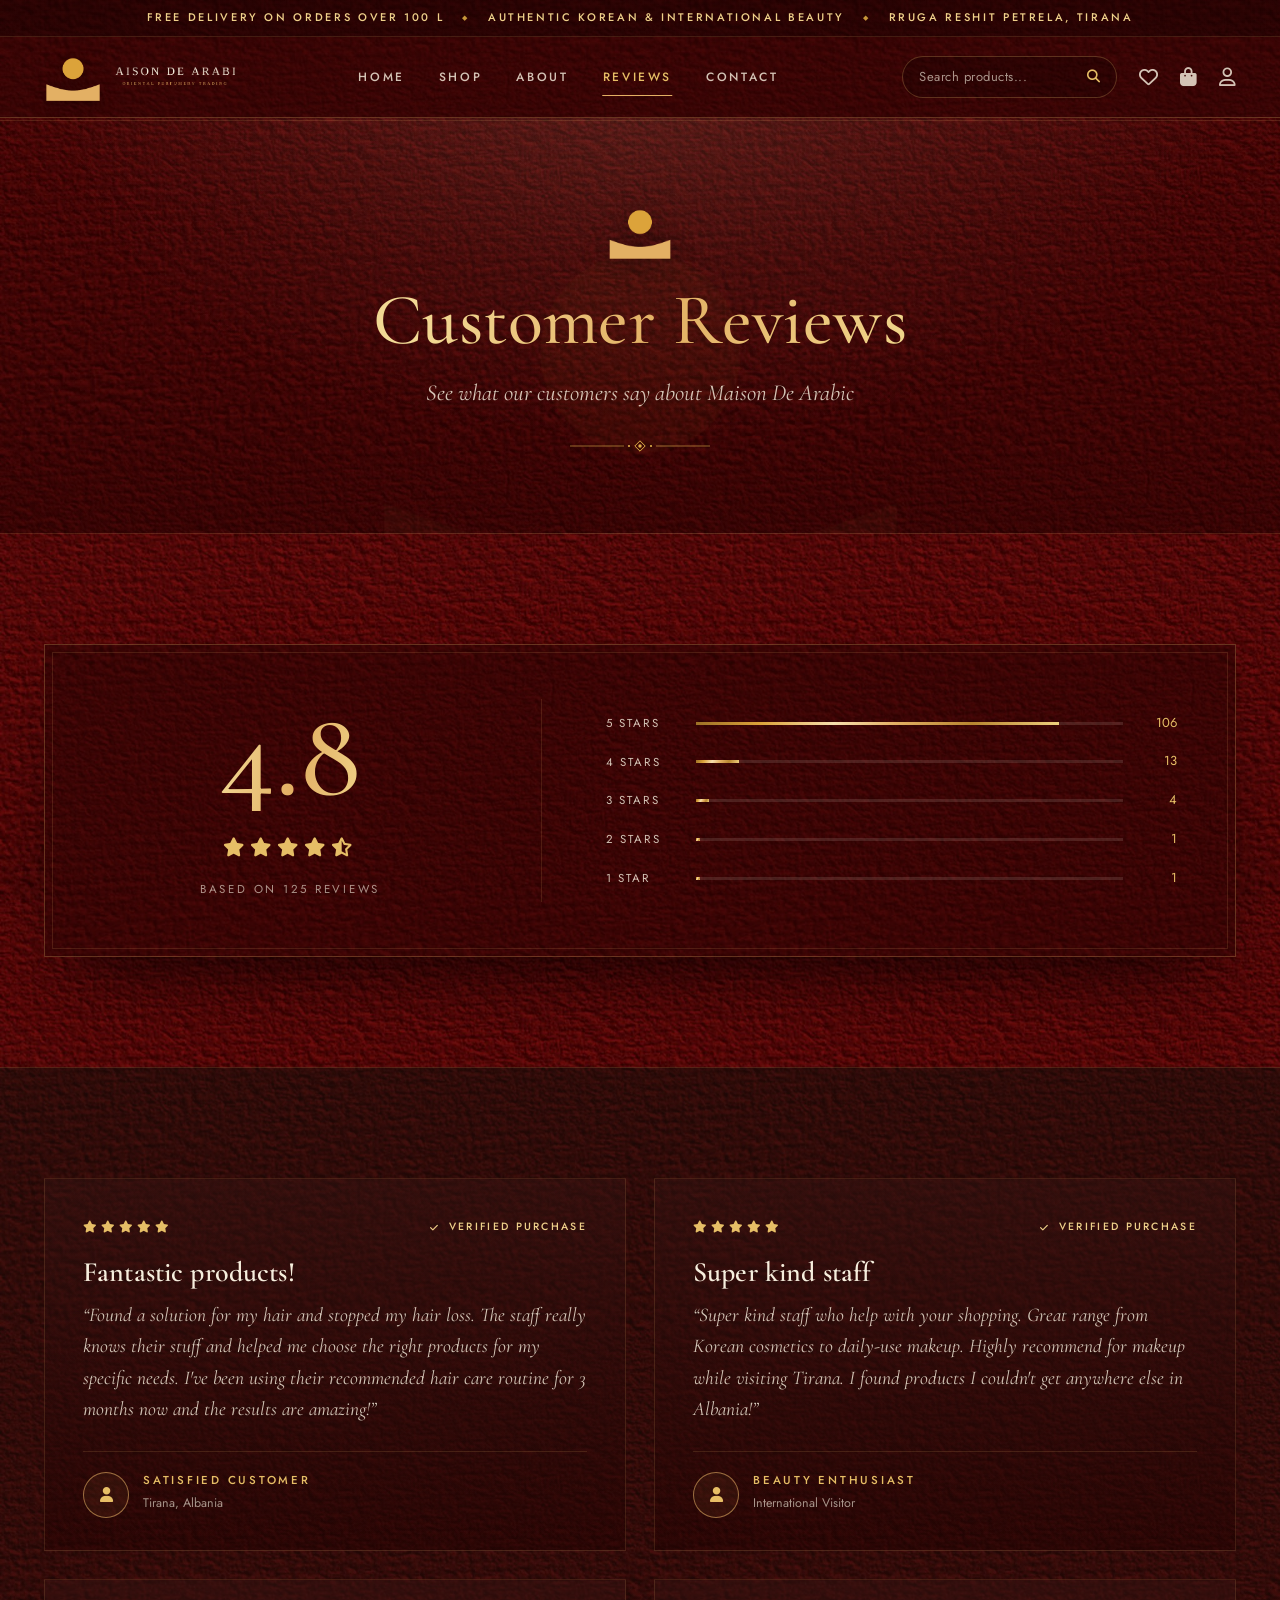
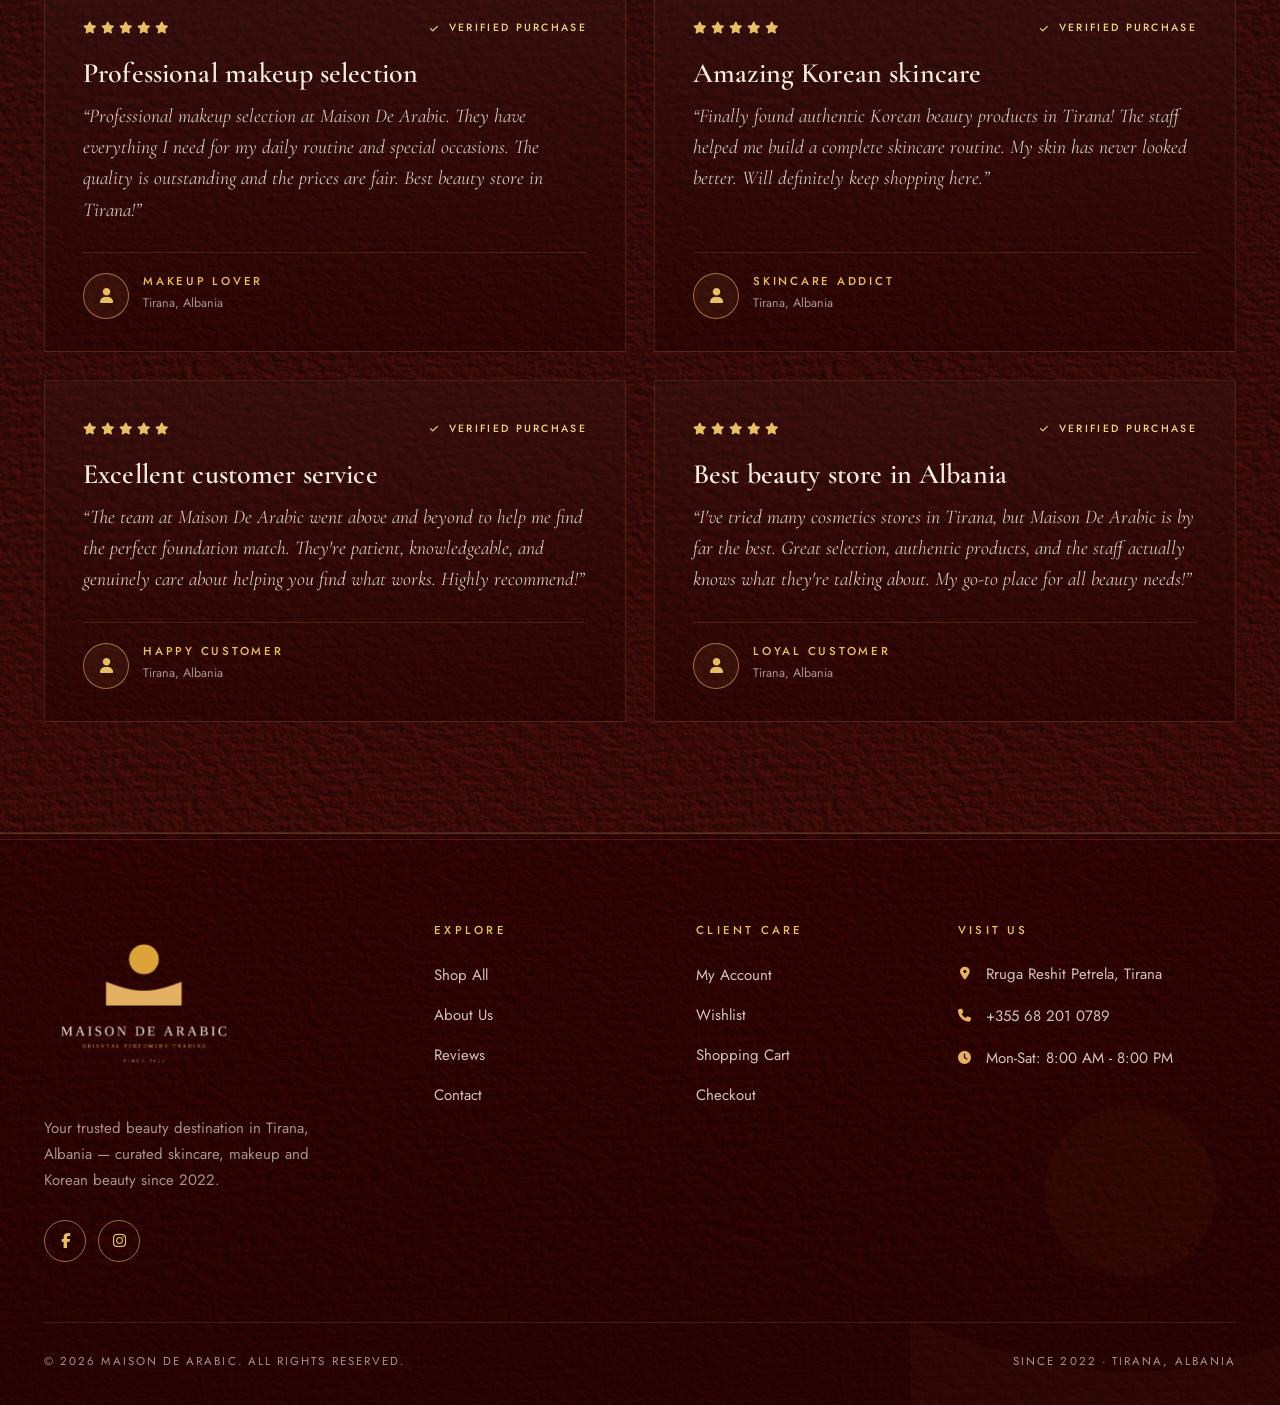
<file: reviews.html>
<!DOCTYPE html>
<html lang="en">
<head>
    <meta charset="UTF-8">
    <meta name="viewport" content="width=device-width, initial-scale=1.0">
    <meta name="description" content="Customer reviews for Maison De Arabic Tirana. Read what our customers say about our products and service. 4.8/5 rating from 125+ reviews.">
    <meta name="theme-color" content="#5c0404">
    <title>Customer Reviews | Maison De Arabic Tirana</title>
    <link rel="icon" type="image/png" href="images/brand/favicon.png">
    <link rel="apple-touch-icon" href="images/brand/apple-touch-icon.png">
    <link rel="preconnect" href="https://fonts.googleapis.com">
    <link rel="preconnect" href="https://fonts.gstatic.com" crossorigin>
    <link href="https://fonts.googleapis.com/css2?family=Cormorant+Garamond:ital,wght@0,400;0,500;0,600;0,700;1,400;1,500;1,600&family=Jost:wght@300;400;500;600&display=swap" rel="stylesheet">
    <link rel="stylesheet" href="https://cdnjs.cloudflare.com/ajax/libs/font-awesome/6.4.0/css/all.min.css">
    <link rel="stylesheet" href="styles.css">
    <script>document.documentElement.classList.add('js');</script>
</head>
<body>
    <div class="announcement-bar">
        <div class="container announcement-inner">
            <span>Free delivery on orders over 100 L</span>
            <span class="announcement-sep" aria-hidden="true">&#9670;</span>
            <span>Authentic Korean &amp; international beauty</span>
            <span class="announcement-sep" aria-hidden="true">&#9670;</span>
            <span>Rruga Reshit Petrela, Tirana</span>
        </div>
    </div>

    <header class="header" id="header">
        <div class="container header-container">
            <a href="index.html" class="logo" aria-label="Maison De Arabic home">
                <img src="images/brand/tree.png" alt="" class="logo-emblem" width="374" height="336">
                <img src="images/brand/wordmark.png" alt="Maison De Arabic" class="logo-wordmark" width="671" height="255">
            </a>
            <nav class="nav" id="nav" aria-label="Main">
                <ul class="nav-list">
                    <li><a href="index.html" class="nav-link">Home</a></li>
                    <li><a href="shop.html" class="nav-link">Shop</a></li>
                    <li><a href="about.html" class="nav-link">About</a></li>
                    <li><a href="reviews.html" class="nav-link active">Reviews</a></li>
                    <li><a href="contact.html" class="nav-link">Contact</a></li>
                </ul>
            </nav>
            <div class="header-actions">
                <div class="search-box">
                    <input type="text" placeholder="Search products..." id="searchInput" aria-label="Search products">
                    <button class="search-btn" aria-label="Search"><i class="fas fa-search"></i></button>
                </div>
                <a href="wishlist.html" class="header-action-btn wishlist-btn" title="Wishlist">
                    <i class="far fa-heart"></i>
                    <span class="wishlist-count" id="wishlistCount">0</span>
                </a>
                <a href="cart.html" class="cart-icon" title="Shopping Cart">
                    <i class="fas fa-shopping-bag"></i>
                    <span class="cart-count" id="cartCount">0</span>
                </a>
                <div class="account-wrapper">
                    <a href="account.html" class="header-action-btn account-btn" id="accountBtn" title="My Account">
                        <i class="far fa-user"></i>
                    </a>
                    <div class="account-dropdown">
                        <a href="account.html">Login</a>
                        <a href="account.html?action=register">Register</a>
                        <div class="divider"></div>
                        <a href="wishlist.html">Wishlist</a>
                    </div>
                </div>
                <button class="mobile-menu-btn" id="mobileMenuBtn" aria-label="Open menu" aria-expanded="false" aria-controls="nav">
                    <span></span><span></span><span></span>
                </button>
            </div>
        </div>
    </header>

    <main>
        <section class="page-header">
            <div class="container">
                <img src="images/brand/tree.png" alt="" class="page-emblem" aria-hidden="true">
                <h1>Customer Reviews</h1>
                <p>See what our customers say about Maison De Arabic</p>
            </div>
        </section>

        <section class="section">
            <div class="container">
                <div class="rating-overview reveal">
                    <div class="rating-big">
                        <span class="rating-number">4.8</span>
                        <div class="rating-stars-large"><i class="fas fa-star"></i><i class="fas fa-star"></i><i class="fas fa-star"></i><i class="fas fa-star"></i><i class="fas fa-star-half-alt"></i></div>
                        <span class="rating-total">Based on 125 reviews</span>
                    </div>

                    <div class="rating-breakdown">
                        <div class="rating-bar">
                            <span class="rating-bar-label">5 stars</span>
                            <div class="rating-bar-fill">
                                <div class="rating-bar-progress" style="width: 85%"></div>
                            </div>
                            <span class="rating-bar-count">106</span>
                        </div>
                        <div class="rating-bar">
                            <span class="rating-bar-label">4 stars</span>
                            <div class="rating-bar-fill">
                                <div class="rating-bar-progress" style="width: 10%"></div>
                            </div>
                            <span class="rating-bar-count">13</span>
                        </div>
                        <div class="rating-bar">
                            <span class="rating-bar-label">3 stars</span>
                            <div class="rating-bar-fill">
                                <div class="rating-bar-progress" style="width: 3%"></div>
                            </div>
                            <span class="rating-bar-count">4</span>
                        </div>
                        <div class="rating-bar">
                            <span class="rating-bar-label">2 stars</span>
                            <div class="rating-bar-fill">
                                <div class="rating-bar-progress" style="width: 1%"></div>
                            </div>
                            <span class="rating-bar-count">1</span>
                        </div>
                        <div class="rating-bar">
                            <span class="rating-bar-label">1 star</span>
                            <div class="rating-bar-fill">
                                <div class="rating-bar-progress" style="width: 1%"></div>
                            </div>
                            <span class="rating-bar-count">1</span>
                        </div>
                    </div>
                </div>
            </div>
        </section>

        <section class="section bg-light">
            <div class="container">
                <div class="reviews-grid" id="reviewsGrid">
                    <div class="review-card reveal">
                        <div class="review-header">
                            <div class="review-rating"><i class="fas fa-star"></i><i class="fas fa-star"></i><i class="fas fa-star"></i><i class="fas fa-star"></i><i class="fas fa-star"></i></div>
                            <span class="review-date">Verified Purchase</span>
                        </div>
                        <h3 class="review-title">Fantastic products!</h3>
                        <p class="review-text">&ldquo;Found a solution for my hair and stopped my hair loss. The staff really knows their stuff and helped me choose the right products for my specific needs. I've been using their recommended hair care routine for 3 months now and the results are amazing!&rdquo;</p>
                        <div class="review-author">
                            <div class="author-avatar">
                                <i class="fas fa-user"></i>
                            </div>
                            <div class="author-info">
                                <h4>Satisfied Customer</h4>
                                <span>Tirana, Albania</span>
                            </div>
                        </div>
                    </div>
                    <div class="review-card reveal" data-delay="1">
                        <div class="review-header">
                            <div class="review-rating"><i class="fas fa-star"></i><i class="fas fa-star"></i><i class="fas fa-star"></i><i class="fas fa-star"></i><i class="fas fa-star"></i></div>
                            <span class="review-date">Verified Purchase</span>
                        </div>
                        <h3 class="review-title">Super kind staff</h3>
                        <p class="review-text">&ldquo;Super kind staff who help with your shopping. Great range from Korean cosmetics to daily-use makeup. Highly recommend for makeup while visiting Tirana. I found products I couldn't get anywhere else in Albania!&rdquo;</p>
                        <div class="review-author">
                            <div class="author-avatar">
                                <i class="fas fa-user"></i>
                            </div>
                            <div class="author-info">
                                <h4>Beauty Enthusiast</h4>
                                <span>International Visitor</span>
                            </div>
                        </div>
                    </div>
                    <div class="review-card reveal">
                        <div class="review-header">
                            <div class="review-rating"><i class="fas fa-star"></i><i class="fas fa-star"></i><i class="fas fa-star"></i><i class="fas fa-star"></i><i class="fas fa-star"></i></div>
                            <span class="review-date">Verified Purchase</span>
                        </div>
                        <h3 class="review-title">Professional makeup selection</h3>
                        <p class="review-text">&ldquo;Professional makeup selection at Maison De Arabic. They have everything I need for my daily routine and special occasions. The quality is outstanding and the prices are fair. Best beauty store in Tirana!&rdquo;</p>
                        <div class="review-author">
                            <div class="author-avatar">
                                <i class="fas fa-user"></i>
                            </div>
                            <div class="author-info">
                                <h4>Makeup Lover</h4>
                                <span>Tirana, Albania</span>
                            </div>
                        </div>
                    </div>
                    <div class="review-card reveal" data-delay="1">
                        <div class="review-header">
                            <div class="review-rating"><i class="fas fa-star"></i><i class="fas fa-star"></i><i class="fas fa-star"></i><i class="fas fa-star"></i><i class="fas fa-star"></i></div>
                            <span class="review-date">Verified Purchase</span>
                        </div>
                        <h3 class="review-title">Amazing Korean skincare</h3>
                        <p class="review-text">&ldquo;Finally found authentic Korean beauty products in Tirana! The staff helped me build a complete skincare routine. My skin has never looked better. Will definitely keep shopping here.&rdquo;</p>
                        <div class="review-author">
                            <div class="author-avatar">
                                <i class="fas fa-user"></i>
                            </div>
                            <div class="author-info">
                                <h4>Skincare Addict</h4>
                                <span>Tirana, Albania</span>
                            </div>
                        </div>
                    </div>
                    <div class="review-card reveal">
                        <div class="review-header">
                            <div class="review-rating"><i class="fas fa-star"></i><i class="fas fa-star"></i><i class="fas fa-star"></i><i class="fas fa-star"></i><i class="fas fa-star"></i></div>
                            <span class="review-date">Verified Purchase</span>
                        </div>
                        <h3 class="review-title">Excellent customer service</h3>
                        <p class="review-text">&ldquo;The team at Maison De Arabic went above and beyond to help me find the perfect foundation match. They're patient, knowledgeable, and genuinely care about helping you find what works. Highly recommend!&rdquo;</p>
                        <div class="review-author">
                            <div class="author-avatar">
                                <i class="fas fa-user"></i>
                            </div>
                            <div class="author-info">
                                <h4>Happy Customer</h4>
                                <span>Tirana, Albania</span>
                            </div>
                        </div>
                    </div>
                    <div class="review-card reveal" data-delay="1">
                        <div class="review-header">
                            <div class="review-rating"><i class="fas fa-star"></i><i class="fas fa-star"></i><i class="fas fa-star"></i><i class="fas fa-star"></i><i class="fas fa-star"></i></div>
                            <span class="review-date">Verified Purchase</span>
                        </div>
                        <h3 class="review-title">Best beauty store in Albania</h3>
                        <p class="review-text">&ldquo;I've tried many cosmetics stores in Tirana, but Maison De Arabic is by far the best. Great selection, authentic products, and the staff actually knows what they're talking about. My go-to place for all beauty needs!&rdquo;</p>
                        <div class="review-author">
                            <div class="author-avatar">
                                <i class="fas fa-user"></i>
                            </div>
                            <div class="author-info">
                                <h4>Loyal Customer</h4>
                                <span>Tirana, Albania</span>
                            </div>
                        </div>
                    </div>
                </div>
            </div>
        </section>
    </main>

    <footer class="footer">
        <div class="container">
            <div class="footer-grid">
                <div class="footer-brand">
                    <a href="index.html" class="footer-logo" aria-label="Maison De Arabic home">
                        <img src="images/brand/logo-lockup.png" alt="Maison De Arabic, since 2022" width="803" height="636" loading="lazy">
                    </a>
                    <p>Your trusted beauty destination in Tirana, Albania &mdash; curated skincare, makeup and Korean beauty since 2022.</p>
                    <div class="social-links">
                        <a href="https://www.facebook.com/classcosmetic/" target="_blank" rel="noopener" class="social-link" aria-label="Facebook"><i class="fab fa-facebook-f"></i></a>
                        <a href="https://www.instagram.com/classcosmetic/" target="_blank" rel="noopener" class="social-link" aria-label="Instagram"><i class="fab fa-instagram"></i></a>
                    </div>
                </div>

                <div class="footer-links">
                    <h3>Explore</h3>
                    <ul>
                        <li><a href="shop.html">Shop All</a></li>
                        <li><a href="about.html">About Us</a></li>
                        <li><a href="reviews.html">Reviews</a></li>
                        <li><a href="contact.html">Contact</a></li>
                    </ul>
                </div>

                <div class="footer-links">
                    <h3>Client Care</h3>
                    <ul>
                        <li><a href="account.html">My Account</a></li>
                        <li><a href="wishlist.html">Wishlist</a></li>
                        <li><a href="cart.html">Shopping Cart</a></li>
                        <li><a href="checkout.html">Checkout</a></li>
                    </ul>
                </div>

                <div class="footer-contact">
                    <h3>Visit Us</h3>
                    <ul class="contact-list">
                        <li><i class="fas fa-map-marker-alt"></i> Rruga Reshit Petrela, Tirana</li>
                        <li><i class="fas fa-phone"></i> <a href="tel:+355682010789">+355 68 201 0789</a></li>
                        <li><i class="fas fa-clock"></i> Mon-Sat: 8:00 AM - 8:00 PM</li>
                    </ul>
                </div>
            </div>

            <div class="footer-bottom">
                <p>&copy; 2026 Maison De Arabic. All rights reserved.</p>
                <p>Since 2022 &middot; Tirana, Albania</p>
            </div>
        </div>
    </footer>

    <!-- Mobile Sticky Bottom Menu -->
    <nav class="mobile-bottom-nav" aria-label="Quick navigation">
        <div class="mobile-nav-container">
            <a href="index.html" class="mobile-nav-item">
                <i class="fas fa-home"></i>
                <span>Home</span>
            </a>
            <a href="shop.html" class="mobile-nav-item">
                <i class="fas fa-store"></i>
                <span>Shop</span>
            </a>
            <a href="wishlist.html" class="mobile-nav-item wishlist-btn">
                <i class="fas fa-heart"></i>
                <span>Wishlist</span>
            </a>
            <a href="cart.html" class="mobile-nav-item">
                <i class="fas fa-shopping-bag"></i>
                <span>Cart</span>
                <span class="cart-count">0</span>
            </a>
            <a href="account.html" class="mobile-nav-item account-btn">
                <i class="fas fa-user"></i>
                <span>Account</span>
            </a>
        </div>
    </nav>

    <script src="script.js"></script>

</body>
</html>
</file>
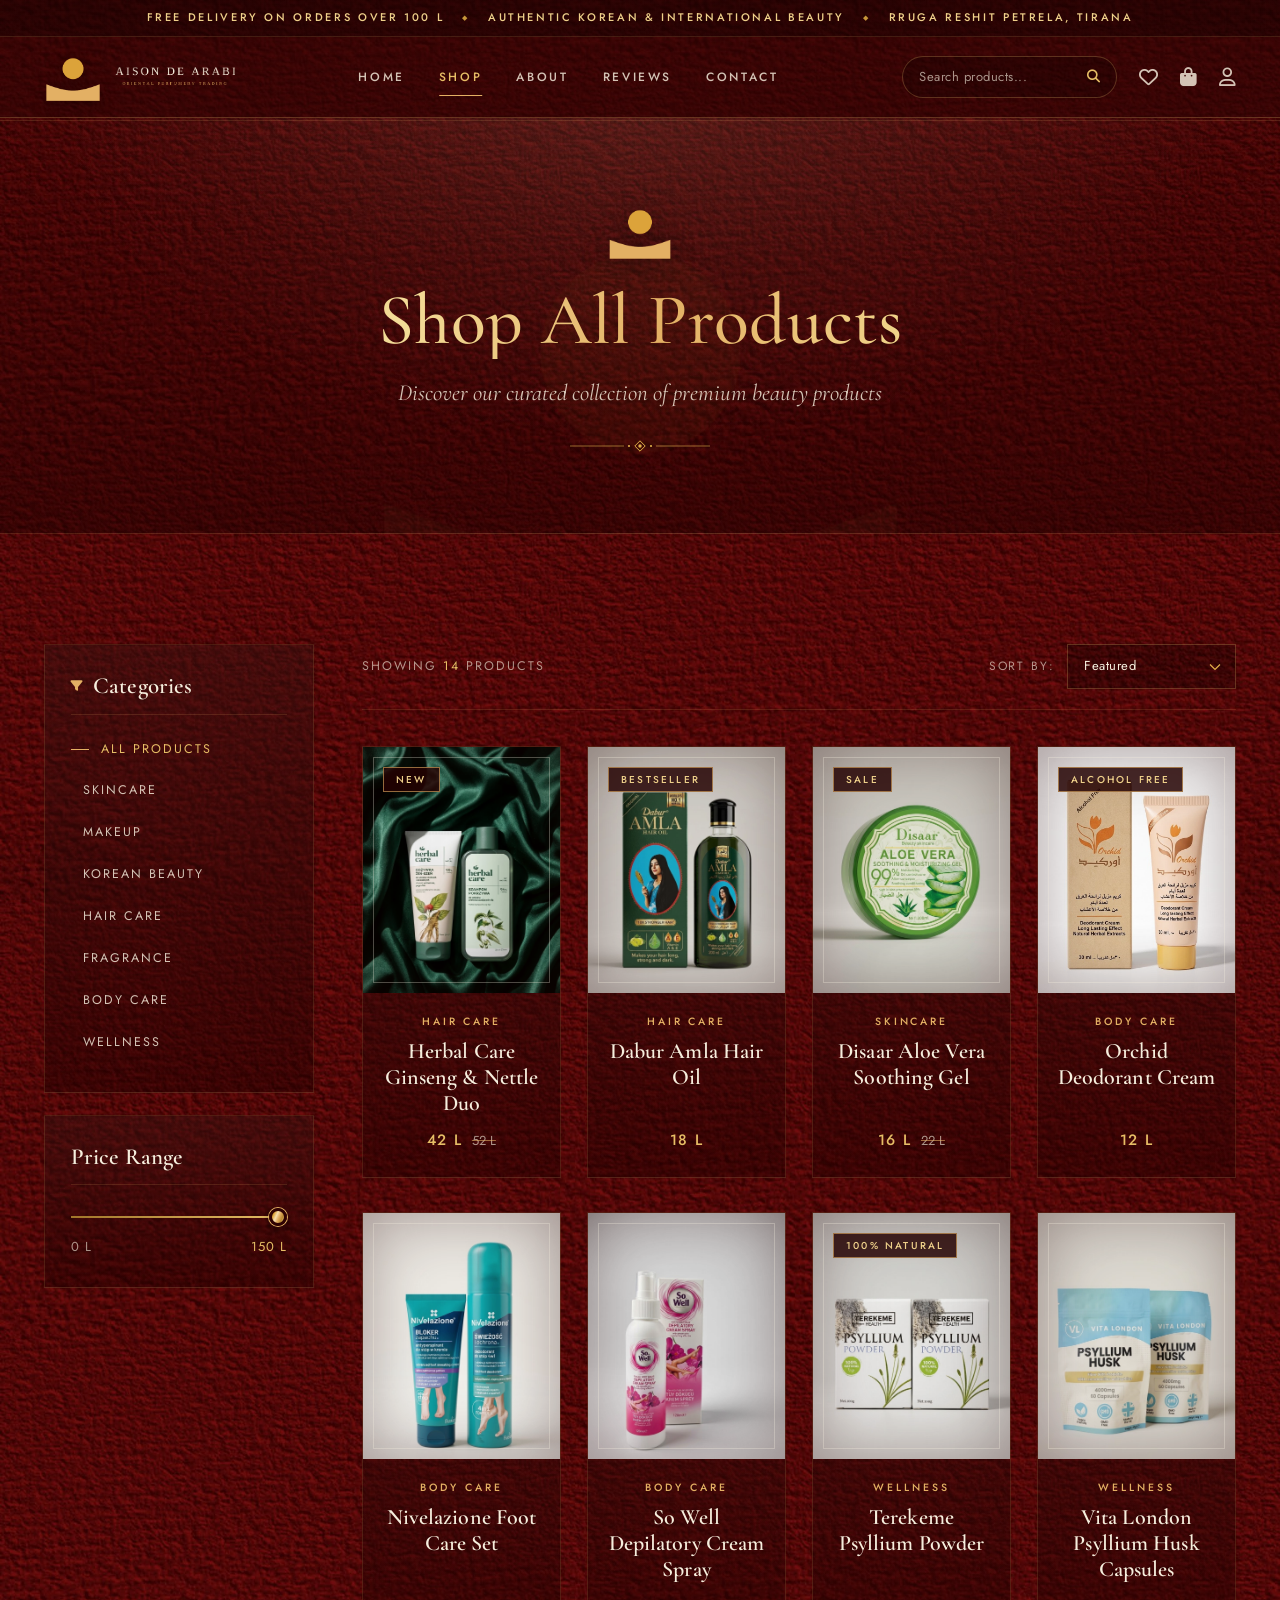
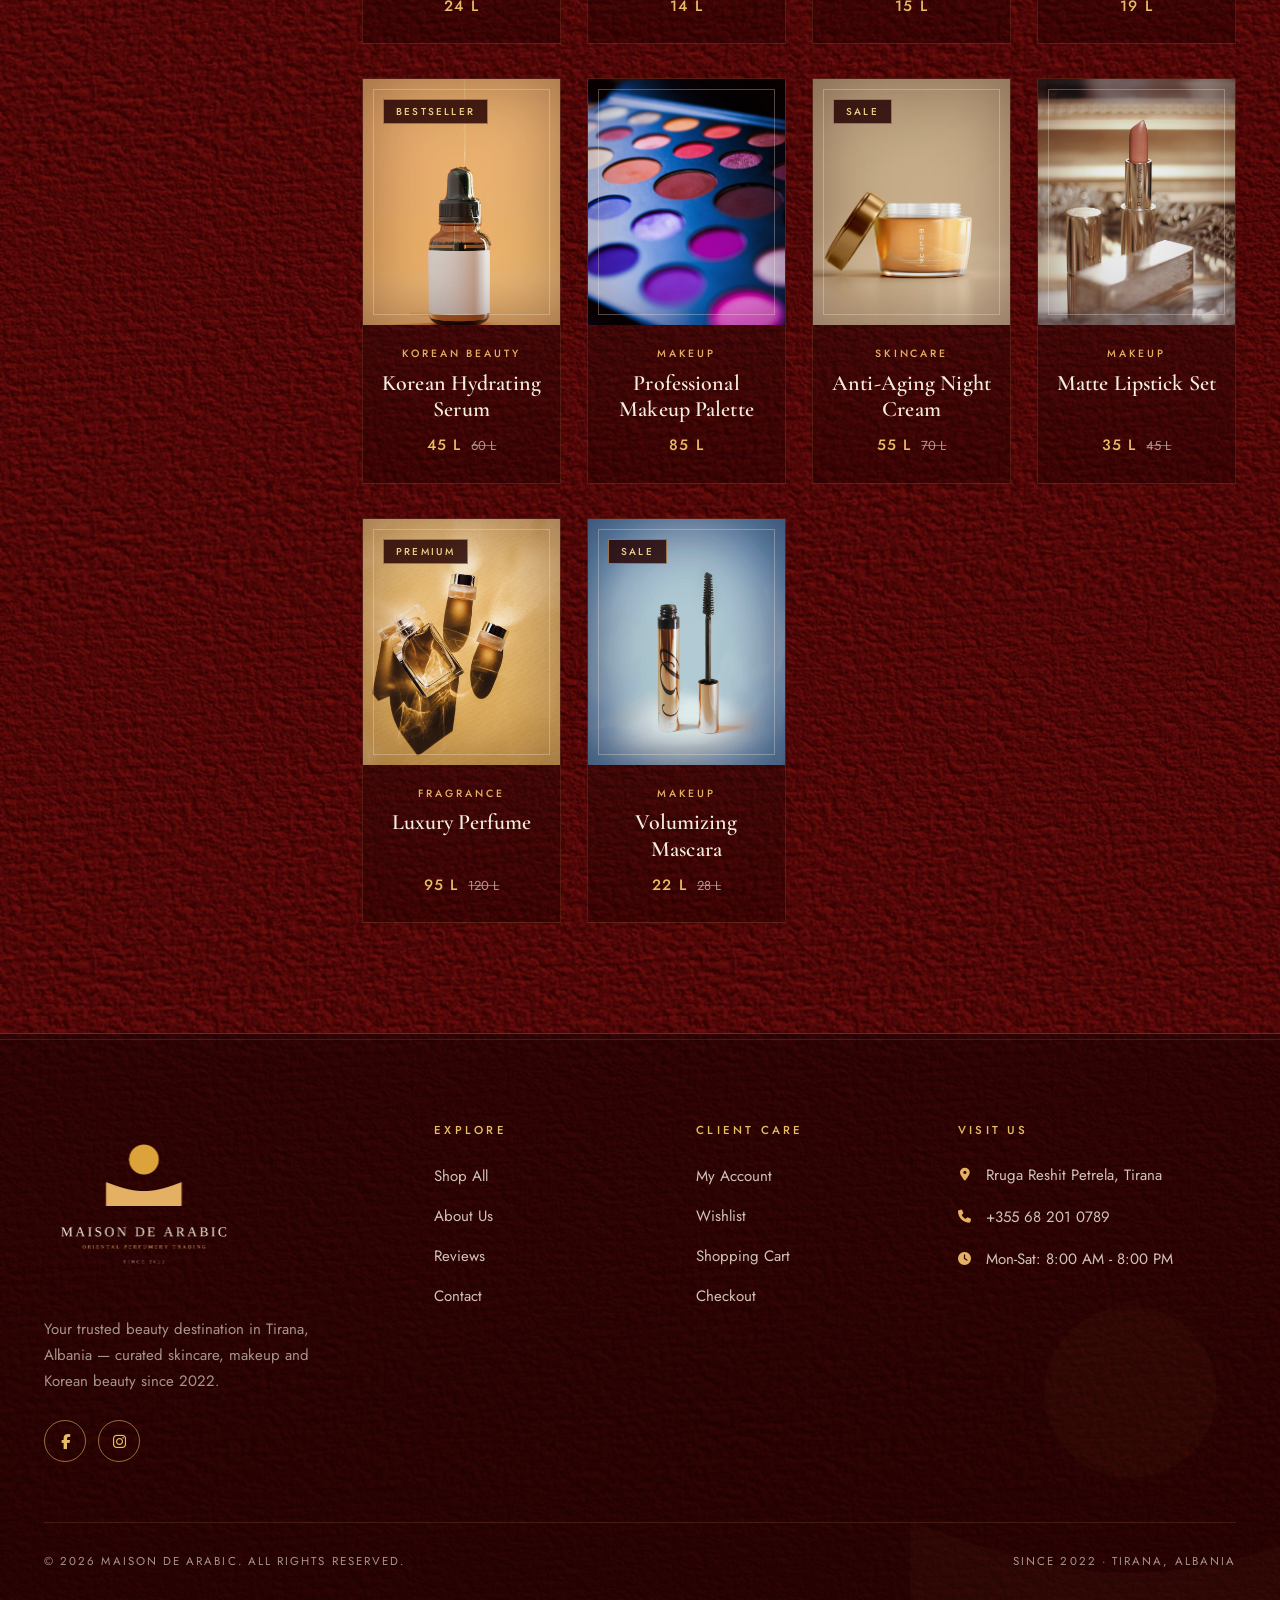
<file: shop.html>
<!DOCTYPE html>
<html lang="en">
<head>
    <meta charset="UTF-8">
    <meta name="viewport" content="width=device-width, initial-scale=1.0">
    <meta name="description" content="Shop premium cosmetics, Korean beauty products, makeup, and skincare at Maison De Arabic Tirana. Quality products with expert advice.">
    <meta name="theme-color" content="#5c0404">
    <title>Shop | Maison De Arabic - Beauty Products Tirana</title>
    <link rel="icon" type="image/png" href="images/brand/favicon.png">
    <link rel="apple-touch-icon" href="images/brand/apple-touch-icon.png">
    <link rel="preconnect" href="https://fonts.googleapis.com">
    <link rel="preconnect" href="https://fonts.gstatic.com" crossorigin>
    <link href="https://fonts.googleapis.com/css2?family=Cormorant+Garamond:ital,wght@0,400;0,500;0,600;0,700;1,400;1,500;1,600&family=Jost:wght@300;400;500;600&display=swap" rel="stylesheet">
    <link rel="stylesheet" href="https://cdnjs.cloudflare.com/ajax/libs/font-awesome/6.4.0/css/all.min.css">
    <link rel="stylesheet" href="styles.css">
    <script>document.documentElement.classList.add('js');</script>
</head>
<body>
    <div class="announcement-bar">
        <div class="container announcement-inner">
            <span>Free delivery on orders over 100 L</span>
            <span class="announcement-sep" aria-hidden="true">&#9670;</span>
            <span>Authentic Korean &amp; international beauty</span>
            <span class="announcement-sep" aria-hidden="true">&#9670;</span>
            <span>Rruga Reshit Petrela, Tirana</span>
        </div>
    </div>

    <header class="header" id="header">
        <div class="container header-container">
            <a href="index.html" class="logo" aria-label="Maison De Arabic home">
                <img src="images/brand/tree.png" alt="" class="logo-emblem" width="374" height="336">
                <img src="images/brand/wordmark.png" alt="Maison De Arabic" class="logo-wordmark" width="671" height="255">
            </a>
            <nav class="nav" id="nav" aria-label="Main">
                <ul class="nav-list">
                    <li><a href="index.html" class="nav-link">Home</a></li>
                    <li><a href="shop.html" class="nav-link active">Shop</a></li>
                    <li><a href="about.html" class="nav-link">About</a></li>
                    <li><a href="reviews.html" class="nav-link">Reviews</a></li>
                    <li><a href="contact.html" class="nav-link">Contact</a></li>
                </ul>
            </nav>
            <div class="header-actions">
                <div class="search-box">
                    <input type="text" placeholder="Search products..." id="searchInput" aria-label="Search products">
                    <button class="search-btn" aria-label="Search"><i class="fas fa-search"></i></button>
                </div>
                <a href="wishlist.html" class="header-action-btn wishlist-btn" title="Wishlist">
                    <i class="far fa-heart"></i>
                    <span class="wishlist-count" id="wishlistCount">0</span>
                </a>
                <a href="cart.html" class="cart-icon" title="Shopping Cart">
                    <i class="fas fa-shopping-bag"></i>
                    <span class="cart-count" id="cartCount">0</span>
                </a>
                <div class="account-wrapper">
                    <a href="account.html" class="header-action-btn account-btn" id="accountBtn" title="My Account">
                        <i class="far fa-user"></i>
                    </a>
                    <div class="account-dropdown">
                        <a href="account.html">Login</a>
                        <a href="account.html?action=register">Register</a>
                        <div class="divider"></div>
                        <a href="wishlist.html">Wishlist</a>
                    </div>
                </div>
                <button class="mobile-menu-btn" id="mobileMenuBtn" aria-label="Open menu" aria-expanded="false" aria-controls="nav">
                    <span></span><span></span><span></span>
                </button>
            </div>
        </div>
    </header>

    <main>
        <section class="page-header">
            <div class="container">
                <img src="images/brand/tree.png" alt="" class="page-emblem" aria-hidden="true">
                <h1>Shop All Products</h1>
                <p>Discover our curated collection of premium beauty products</p>
            </div>
        </section>

        <section class="section">
            <div class="container">
                <div class="shop-layout">
                    <aside class="shop-sidebar">
                        <div class="filter-section">
                            <h3><i class="fas fa-filter"></i> Categories</h3>
                            <ul class="filter-list">
                                <li><a href="?category=all" class="filter-link active" data-category="all">All Products</a></li>
                                <li><a href="?category=skincare" class="filter-link" data-category="skincare">Skincare</a></li>
                                <li><a href="?category=makeup" class="filter-link" data-category="makeup">Makeup</a></li>
                                <li><a href="?category=korean" class="filter-link" data-category="korean">Korean Beauty</a></li>
                                <li><a href="?category=haircare" class="filter-link" data-category="haircare">Hair Care</a></li>
                                <li><a href="?category=fragrance" class="filter-link" data-category="fragrance">Fragrance</a></li>
                                <li><a href="?category=bodycare" class="filter-link" data-category="bodycare">Body Care</a></li>
                                <li><a href="?category=wellness" class="filter-link" data-category="wellness">Wellness</a></li>
                            </ul>
                        </div>

                        <div class="filter-section">
                            <h3>Price Range</h3>
                            <div class="price-filter">
                                <input type="range" min="0" max="150" value="150" class="price-range" id="priceRange" aria-label="Maximum price">
                                <div class="price-values">
                                    <span>0 L</span>
                                    <span id="priceValue">150 L</span>
                                </div>
                            </div>
                        </div>
                    </aside>

                    <div class="shop-main">
                        <div class="shop-header">
                            <button class="mobile-filter-btn" id="mobileFilterBtn">
                                <i class="fas fa-sliders"></i>
                                <span>Filters</span>
                            </button>
                            <div class="results-count">
                                Showing <span id="productCount">0</span> products
                            </div>
                            <div class="sort-options">
                                <label for="sortBy">Sort by:</label>
                                <select id="sortBy" class="sort-select">
                                    <option value="featured">Featured</option>
                                    <option value="price-low">Price: Low to High</option>
                                    <option value="price-high">Price: High to Low</option>
                                    <option value="name">Name: A-Z</option>
                                </select>
                            </div>
                        </div>

                        <div class="products-grid" id="shopProducts">
                            <!-- Products loaded dynamically -->
                        </div>
                    </div>
                </div>
            </div>
        </section>
    </main>

    <footer class="footer">
        <div class="container">
            <div class="footer-grid">
                <div class="footer-brand">
                    <a href="index.html" class="footer-logo" aria-label="Maison De Arabic home">
                        <img src="images/brand/logo-lockup.png" alt="Maison De Arabic, since 2022" width="803" height="636" loading="lazy">
                    </a>
                    <p>Your trusted beauty destination in Tirana, Albania &mdash; curated skincare, makeup and Korean beauty since 2022.</p>
                    <div class="social-links">
                        <a href="https://www.facebook.com/classcosmetic/" target="_blank" rel="noopener" class="social-link" aria-label="Facebook"><i class="fab fa-facebook-f"></i></a>
                        <a href="https://www.instagram.com/classcosmetic/" target="_blank" rel="noopener" class="social-link" aria-label="Instagram"><i class="fab fa-instagram"></i></a>
                    </div>
                </div>

                <div class="footer-links">
                    <h3>Explore</h3>
                    <ul>
                        <li><a href="shop.html">Shop All</a></li>
                        <li><a href="about.html">About Us</a></li>
                        <li><a href="reviews.html">Reviews</a></li>
                        <li><a href="contact.html">Contact</a></li>
                    </ul>
                </div>

                <div class="footer-links">
                    <h3>Client Care</h3>
                    <ul>
                        <li><a href="account.html">My Account</a></li>
                        <li><a href="wishlist.html">Wishlist</a></li>
                        <li><a href="cart.html">Shopping Cart</a></li>
                        <li><a href="checkout.html">Checkout</a></li>
                    </ul>
                </div>

                <div class="footer-contact">
                    <h3>Visit Us</h3>
                    <ul class="contact-list">
                        <li><i class="fas fa-map-marker-alt"></i> Rruga Reshit Petrela, Tirana</li>
                        <li><i class="fas fa-phone"></i> <a href="tel:+355682010789">+355 68 201 0789</a></li>
                        <li><i class="fas fa-clock"></i> Mon-Sat: 8:00 AM - 8:00 PM</li>
                    </ul>
                </div>
            </div>

            <div class="footer-bottom">
                <p>&copy; 2026 Maison De Arabic. All rights reserved.</p>
                <p>Since 2022 &middot; Tirana, Albania</p>
            </div>
        </div>
    </footer>

    <!-- Mobile Sticky Bottom Menu -->
    <nav class="mobile-bottom-nav" aria-label="Quick navigation">
        <div class="mobile-nav-container">
            <a href="index.html" class="mobile-nav-item">
                <i class="fas fa-home"></i>
                <span>Home</span>
            </a>
            <a href="shop.html" class="mobile-nav-item active">
                <i class="fas fa-store"></i>
                <span>Shop</span>
            </a>
            <a href="wishlist.html" class="mobile-nav-item wishlist-btn">
                <i class="fas fa-heart"></i>
                <span>Wishlist</span>
            </a>
            <a href="cart.html" class="mobile-nav-item">
                <i class="fas fa-shopping-bag"></i>
                <span>Cart</span>
                <span class="cart-count">0</span>
            </a>
            <a href="account.html" class="mobile-nav-item account-btn">
                <i class="fas fa-user"></i>
                <span>Account</span>
            </a>
        </div>
    </nav>

    <script src="script.js"></script>

</body>
</html>
</file>
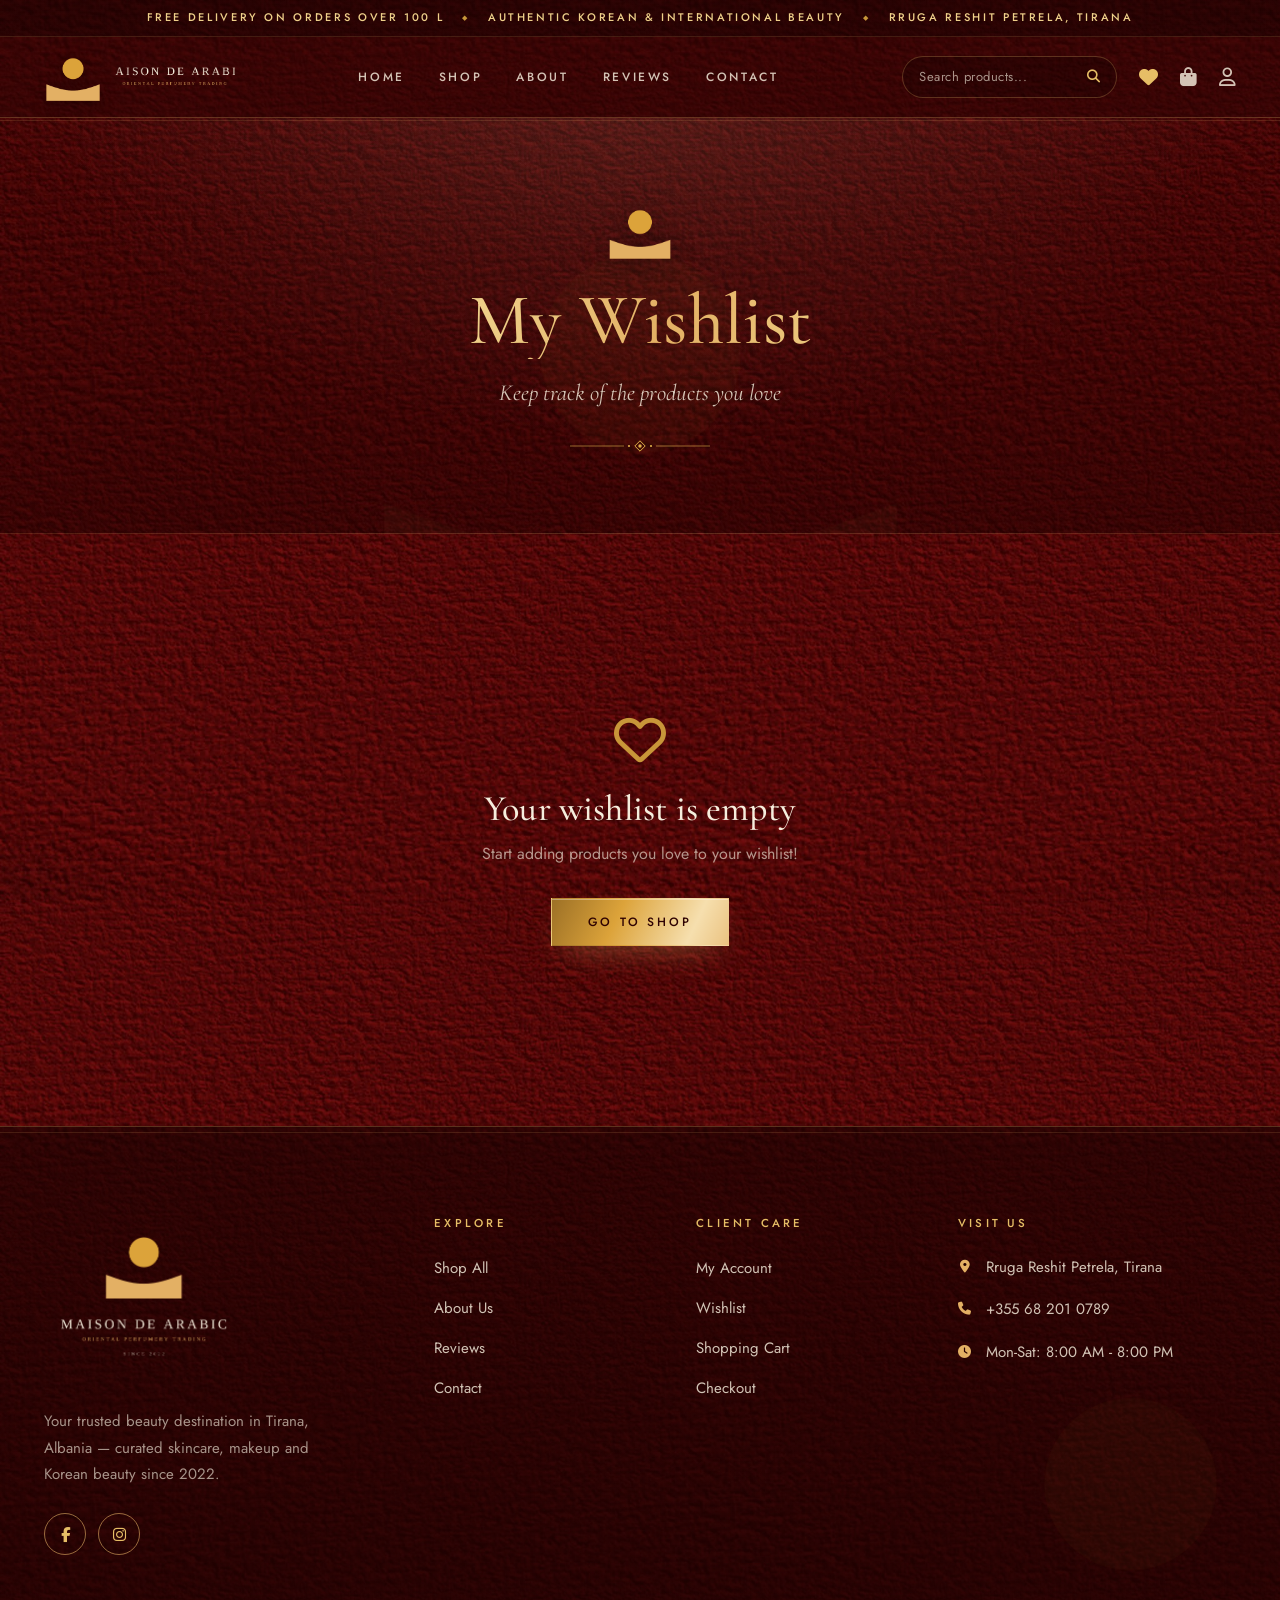
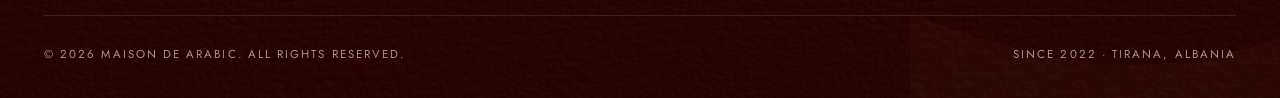
<file: wishlist.html>
<!DOCTYPE html>
<html lang="en">
<head>
    <meta charset="UTF-8">
    <meta name="viewport" content="width=device-width, initial-scale=1.0">
    <meta name="description" content="Your saved favourites at Maison De Arabic">
    <meta name="theme-color" content="#5c0404">
    <title>My Wishlist | Maison De Arabic</title>
    <link rel="icon" type="image/png" href="images/brand/favicon.png">
    <link rel="apple-touch-icon" href="images/brand/apple-touch-icon.png">
    <link rel="preconnect" href="https://fonts.googleapis.com">
    <link rel="preconnect" href="https://fonts.gstatic.com" crossorigin>
    <link href="https://fonts.googleapis.com/css2?family=Cormorant+Garamond:ital,wght@0,400;0,500;0,600;0,700;1,400;1,500;1,600&family=Jost:wght@300;400;500;600&display=swap" rel="stylesheet">
    <link rel="stylesheet" href="https://cdnjs.cloudflare.com/ajax/libs/font-awesome/6.4.0/css/all.min.css">
    <link rel="stylesheet" href="styles.css">
    <script>document.documentElement.classList.add('js');</script>
</head>
<body>
    <div class="announcement-bar">
        <div class="container announcement-inner">
            <span>Free delivery on orders over 100 L</span>
            <span class="announcement-sep" aria-hidden="true">&#9670;</span>
            <span>Authentic Korean &amp; international beauty</span>
            <span class="announcement-sep" aria-hidden="true">&#9670;</span>
            <span>Rruga Reshit Petrela, Tirana</span>
        </div>
    </div>

    <header class="header" id="header">
        <div class="container header-container">
            <a href="index.html" class="logo" aria-label="Maison De Arabic home">
                <img src="images/brand/tree.png" alt="" class="logo-emblem" width="374" height="336">
                <img src="images/brand/wordmark.png" alt="Maison De Arabic" class="logo-wordmark" width="671" height="255">
            </a>
            <nav class="nav" id="nav" aria-label="Main">
                <ul class="nav-list">
                    <li><a href="index.html" class="nav-link">Home</a></li>
                    <li><a href="shop.html" class="nav-link">Shop</a></li>
                    <li><a href="about.html" class="nav-link">About</a></li>
                    <li><a href="reviews.html" class="nav-link">Reviews</a></li>
                    <li><a href="contact.html" class="nav-link">Contact</a></li>
                </ul>
            </nav>
            <div class="header-actions">
                <div class="search-box">
                    <input type="text" placeholder="Search products..." id="searchInput" aria-label="Search products">
                    <button class="search-btn" aria-label="Search"><i class="fas fa-search"></i></button>
                </div>
                <a href="wishlist.html" class="header-action-btn wishlist-btn active" title="Wishlist">
                    <i class="fas fa-heart"></i>
                    <span class="wishlist-count" id="wishlistCount">0</span>
                </a>
                <a href="cart.html" class="cart-icon" title="Shopping Cart">
                    <i class="fas fa-shopping-bag"></i>
                    <span class="cart-count" id="cartCount">0</span>
                </a>
                <div class="account-wrapper">
                    <a href="account.html" class="header-action-btn account-btn" id="accountBtn" title="My Account">
                        <i class="far fa-user"></i>
                    </a>
                    <div class="account-dropdown">
                        <a href="account.html">Login</a>
                        <a href="account.html?action=register">Register</a>
                        <div class="divider"></div>
                        <a href="wishlist.html">Wishlist</a>
                    </div>
                </div>
                <button class="mobile-menu-btn" id="mobileMenuBtn" aria-label="Open menu" aria-expanded="false" aria-controls="nav">
                    <span></span><span></span><span></span>
                </button>
            </div>
        </div>
    </header>

    <main>
        <section class="page-header">
            <div class="container">
                <img src="images/brand/tree.png" alt="" class="page-emblem" aria-hidden="true">
                <h1>My Wishlist</h1>
                <p>Keep track of the products you love</p>
            </div>
        </section>

        <section class="wishlist-section section">
            <div class="container">
                <div id="wishlistItems" class="products-grid">
                    <!-- Wishlist items loaded dynamically -->
                </div>
                <div id="emptyWishlist" class="empty-state" style="display: none;">
                    <i class="far fa-heart"></i>
                    <h2>Your wishlist is empty</h2>
                    <p>Start adding products you love to your wishlist!</p>
                    <a href="shop.html" class="btn btn-primary">Go to Shop</a>
                </div>
            </div>
        </section>
    </main>

    <footer class="footer">
        <div class="container">
            <div class="footer-grid">
                <div class="footer-brand">
                    <a href="index.html" class="footer-logo" aria-label="Maison De Arabic home">
                        <img src="images/brand/logo-lockup.png" alt="Maison De Arabic, since 2022" width="803" height="636" loading="lazy">
                    </a>
                    <p>Your trusted beauty destination in Tirana, Albania &mdash; curated skincare, makeup and Korean beauty since 2022.</p>
                    <div class="social-links">
                        <a href="https://www.facebook.com/classcosmetic/" target="_blank" rel="noopener" class="social-link" aria-label="Facebook"><i class="fab fa-facebook-f"></i></a>
                        <a href="https://www.instagram.com/classcosmetic/" target="_blank" rel="noopener" class="social-link" aria-label="Instagram"><i class="fab fa-instagram"></i></a>
                    </div>
                </div>

                <div class="footer-links">
                    <h3>Explore</h3>
                    <ul>
                        <li><a href="shop.html">Shop All</a></li>
                        <li><a href="about.html">About Us</a></li>
                        <li><a href="reviews.html">Reviews</a></li>
                        <li><a href="contact.html">Contact</a></li>
                    </ul>
                </div>

                <div class="footer-links">
                    <h3>Client Care</h3>
                    <ul>
                        <li><a href="account.html">My Account</a></li>
                        <li><a href="wishlist.html">Wishlist</a></li>
                        <li><a href="cart.html">Shopping Cart</a></li>
                        <li><a href="checkout.html">Checkout</a></li>
                    </ul>
                </div>

                <div class="footer-contact">
                    <h3>Visit Us</h3>
                    <ul class="contact-list">
                        <li><i class="fas fa-map-marker-alt"></i> Rruga Reshit Petrela, Tirana</li>
                        <li><i class="fas fa-phone"></i> <a href="tel:+355682010789">+355 68 201 0789</a></li>
                        <li><i class="fas fa-clock"></i> Mon-Sat: 8:00 AM - 8:00 PM</li>
                    </ul>
                </div>
            </div>

            <div class="footer-bottom">
                <p>&copy; 2026 Maison De Arabic. All rights reserved.</p>
                <p>Since 2022 &middot; Tirana, Albania</p>
            </div>
        </div>
    </footer>

    <!-- Mobile Sticky Bottom Menu -->
    <nav class="mobile-bottom-nav" aria-label="Quick navigation">
        <div class="mobile-nav-container">
            <a href="index.html" class="mobile-nav-item">
                <i class="fas fa-home"></i>
                <span>Home</span>
            </a>
            <a href="shop.html" class="mobile-nav-item">
                <i class="fas fa-store"></i>
                <span>Shop</span>
            </a>
            <a href="wishlist.html" class="mobile-nav-item wishlist-btn active">
                <i class="fas fa-heart"></i>
                <span>Wishlist</span>
            </a>
            <a href="cart.html" class="mobile-nav-item">
                <i class="fas fa-shopping-bag"></i>
                <span>Cart</span>
                <span class="cart-count">0</span>
            </a>
            <a href="account.html" class="mobile-nav-item account-btn">
                <i class="fas fa-user"></i>
                <span>Account</span>
            </a>
        </div>
    </nav>

    <script src="script.js"></script>
    <script>
        document.addEventListener('DOMContentLoaded', () => {
            loadWishlistItems();
        });

        function loadWishlistItems() {
            const container = document.getElementById('wishlistItems');
            const emptyState = document.getElementById('emptyWishlist');

            if (!container) return;

            if (wishlist.length === 0) {
                container.style.display = 'none';
                emptyState.style.display = 'block';
                return;
            }

            const wishlistProducts = products.filter(p => wishlist.includes(p.id));
            container.innerHTML = wishlistProducts.map(product => createProductCard(product)).join('');
            container.style.display = 'grid';
            emptyState.style.display = 'none';
        }

        // Override toggleWishlist to refresh this page
        const wishlistPageToggle = toggleWishlist;
        toggleWishlist = function(id) {
            wishlistPageToggle(id);
            loadWishlistItems();
        }
    </script>
</body>
</html>
</file>
<file: styles.css>
/* styles.css - Maison De Arabic
   Deep deep maroon, desert-sand gold and fine serif type, taken from the Maison De Arabic logo. */

/* CSS Variables */
:root {
    /* Greens sampled from the logo's leather card */
    --green-950: #1c0101;
    --green-900: #2e0202;
    --green-850: #430303;
    --green-800: #5c0404;
    --green-700: #6b0a0a;
    --green-600: #7a1212;

    /* Gold foil — #e3b064 is the desert sand gold */
    --gold-100: #fbf1d3;
    --gold-200: #f5e2a8;
    --gold-300: #eed08a;
    --gold-400: #e6be66;
    --gold-500: #e3b064;
    --gold-600: #c89639;
    --gold-700: #a2762a;
    --gold-800: #7a571b;

    --ivory: #f6eedd;
    --ivory-soft: rgba(246, 238, 221, 0.82);
    --ivory-mute: rgba(246, 238, 221, 0.62);

    --line: rgba(227, 176, 100, 0.28);
    --line-soft: rgba(227, 176, 100, 0.15);
    --line-strong: rgba(227, 176, 100, 0.6);

    --panel: linear-gradient(180deg, rgba(255, 248, 230, 0.035), rgba(0, 0, 0, 0.06)), rgba(38, 2, 2, 0.42);
    --veil: rgba(36, 2, 2, 0.55);

    --foil: linear-gradient(115deg, #9c7026 0%, #dca33a 18%, #f6dfae 38%, #e3b064 55%, #b88630 76%, #efd07e 100%);
    --foil-text: linear-gradient(100deg, #c99637 0%, #f3dc98 30%, #e3b064 52%, #f0d48a 72%, #b8862f 100%);

    --leather: url("images/brand/leather.jpg");
    --leather-size: 640px auto;

    --ornament: url("data:image/svg+xml,%3Csvg xmlns='http://www.w3.org/2000/svg' width='140' height='14' viewBox='0 0 140 14'%3E%3Cpath d='M0 7h54M86 7h54' stroke='%23E0B04A' stroke-opacity='.6'/%3E%3Cpath d='M70 1.8 75.2 7 70 12.2 64.8 7z' fill='none' stroke='%23E0B04A'/%3E%3Ccircle cx='70' cy='7' r='1.7' fill='%23E0B04A'/%3E%3Ccircle cx='59' cy='7' r='1.1' fill='%23E0B04A'/%3E%3Ccircle cx='81' cy='7' r='1.1' fill='%23E0B04A'/%3E%3C/svg%3E");
    --chevron: url("data:image/svg+xml,%3Csvg xmlns='http://www.w3.org/2000/svg' width='12' height='8' viewBox='0 0 12 8'%3E%3Cpath d='M1 1.5 6 6.5 11 1.5' fill='none' stroke='%23E0B04A' stroke-width='1.2'/%3E%3C/svg%3E");

    --shadow-sm: 0 6px 18px -10px rgba(0, 0, 0, 0.6);
    --shadow-md: 0 18px 40px -20px rgba(0, 0, 0, 0.75);
    --shadow-lg: 0 34px 70px -30px rgba(0, 0, 0, 0.85);
    --glow: 0 12px 34px -14px rgba(227, 176, 100, 0.55);

    --ease: cubic-bezier(0.22, 0.61, 0.36, 1);
    --transition: all 0.45s var(--ease);

    --font-display: 'Cormorant Garamond', 'Cormorant', Georgia, 'Times New Roman', serif;
    --font-body: 'Jost', 'Helvetica Neue', Arial, sans-serif;
    --font-heading: var(--font-display);

    /* Older names still referenced by inline styles and script.js */
    --primary-color: var(--gold-500);
    --primary-dark: var(--gold-600);
    --secondary-color: var(--green-700);
    --accent-color: var(--gold-300);
    --text-dark: var(--ivory);
    --text-light: var(--ivory-soft);
    --text-muted: var(--ivory-mute);
    --bg-light: rgba(38, 2, 2, 0.42);
    --bg-white: var(--green-800);
    --border-color: var(--line);
    --success-color: var(--gold-400);
    --error-color: #e0907f;
}

/* Reset & Base Styles */
*,
*::before,
*::after {
    margin: 0;
    padding: 0;
    box-sizing: border-box;
}

html {
    scroll-behavior: smooth;
    -webkit-text-size-adjust: 100%;
    scrollbar-color: var(--gold-700) var(--green-950);
}

body {
    font-family: var(--font-body);
    font-size: 16px;
    font-weight: 400;
    line-height: 1.75;
    color: var(--ivory-soft);
    background-color: var(--green-800);
    background-image: var(--leather);
    background-size: var(--leather-size);
    -webkit-font-smoothing: antialiased;
    -moz-osx-font-smoothing: grayscale;
}

/* Studio light over the leather, like the logo card: bright crown, deep edges */
body::before {
    content: "";
    position: fixed;
    inset: 0;
    z-index: -1;
    pointer-events: none;
    background:
        radial-gradient(120% 70% at 50% -10%, rgba(255, 240, 205, 0.07), transparent 60%),
        radial-gradient(140% 110% at 50% 45%, transparent 52%, rgba(0, 8, 5, 0.55) 100%);
}

h1, h2, h3, h4, h5, h6 {
    font-family: var(--font-display);
    font-weight: 500;
    line-height: 1.15;
    color: var(--ivory);
    letter-spacing: 0.005em;
}

h3, h4 {
    font-weight: 600;
}

h1 em,
h2 em,
h3 em {
    font-style: italic;
    font-weight: 500;
    color: var(--gold-400);
}

a {
    text-decoration: none;
    color: inherit;
    transition: color 0.3s var(--ease);
}

img {
    max-width: 100%;
    height: auto;
    display: block;
}

button,
input,
select,
textarea {
    font: inherit;
}

::selection {
    background: var(--gold-500);
    color: var(--green-900);
}

:focus-visible {
    outline: 1px solid var(--gold-400);
    outline-offset: 3px;
}

::-webkit-scrollbar {
    width: 10px;
    height: 10px;
}

::-webkit-scrollbar-track {
    background: var(--green-950);
}

::-webkit-scrollbar-thumb {
    background: linear-gradient(var(--gold-600), var(--gold-800));
    border: 2px solid var(--green-950);
    border-radius: 10px;
}

.container {
    width: 100%;
    max-width: 1240px;
    margin: 0 auto;
    padding: 0 24px;
}

.foil-text {
    background: var(--foil-text);
    -webkit-background-clip: text;
    background-clip: text;
    color: transparent;
}

/* Announcement Bar */
.announcement-bar {
    background: linear-gradient(rgba(26, 1, 1, 0.72), rgba(26, 1, 1, 0.72)), var(--leather);
    background-size: auto, var(--leather-size);
    border-bottom: 1px solid var(--line-soft);
    color: var(--gold-300);
    font-size: 11px;
    font-weight: 500;
    letter-spacing: 0.24em;
    text-transform: uppercase;
}

.announcement-inner {
    display: flex;
    align-items: center;
    justify-content: center;
    gap: 18px;
    min-height: 36px;
    text-align: center;
}

.announcement-sep {
    font-size: 7px;
    color: var(--gold-600);
}

/* Header Styles */
.header {
    position: sticky;
    top: 0;
    z-index: 1000;
    background: linear-gradient(rgba(40, 2, 2, 0.6), rgba(40, 2, 2, 0.6)), var(--leather);
    background-size: auto, var(--leather-size);
    border-bottom: 1px solid var(--line);
    transition: box-shadow 0.4s var(--ease);
}

.header::after {
    content: "";
    position: absolute;
    left: 0;
    right: 0;
    bottom: -4px;
    height: 1px;
    background: var(--line-soft);
    pointer-events: none;
}

.header.scrolled {
    box-shadow: 0 16px 34px -18px rgba(0, 0, 0, 0.85);
}

.header-container {
    display: flex;
    align-items: center;
    justify-content: space-between;
    gap: 28px;
    padding-top: 14px;
    padding-bottom: 14px;
}

.logo {
    display: flex;
    align-items: center;
    gap: 12px;
    flex-shrink: 0;
}

.logo-emblem {
    height: 52px;
    width: auto;
    filter: drop-shadow(0 3px 8px rgba(0, 0, 0, 0.35));
    transition: transform 0.7s var(--ease);
}

.logo:hover .logo-emblem {
    transform: rotate(-3deg) scale(1.05);
}

.logo-wordmark {
    height: 46px;
    width: auto;
}

.nav-list {
    display: flex;
    list-style: none;
    gap: 34px;
}

.nav-link {
    position: relative;
    display: inline-block;
    padding: 6px 0;
    font-size: 12px;
    font-weight: 500;
    letter-spacing: 0.22em;
    text-transform: uppercase;
    color: var(--ivory-soft);
}

.nav-link::after {
    content: "";
    position: absolute;
    left: 50%;
    bottom: -2px;
    width: 0;
    height: 1px;
    background: var(--gold-500);
    transform: translateX(-50%);
    transition: width 0.45s var(--ease);
}

.nav-link:hover,
.nav-link.active {
    color: var(--gold-400);
}

.nav-link:hover::after,
.nav-link.active::after {
    width: 100%;
}

.header-actions {
    display: flex;
    align-items: center;
    gap: 22px;
}

.search-box {
    position: relative;
    display: flex;
    align-items: center;
    gap: 8px;
    padding: 9px 16px;
    border: 1px solid var(--line);
    border-radius: 999px;
    background: rgba(0, 0, 0, 0.2);
    transition: border-color 0.3s, background-color 0.3s;
}

.search-box:focus-within {
    border-color: var(--line-strong);
    background: rgba(0, 0, 0, 0.3);
}

.search-box input {
    width: 160px;
    border: none;
    background: none;
    outline: none;
    color: var(--ivory);
    font-size: 13px;
    letter-spacing: 0.04em;
}

.search-box input::placeholder {
    color: var(--ivory-mute);
}

.search-btn {
    background: none;
    border: none;
    cursor: pointer;
    color: var(--gold-400);
    font-size: 13px;
}

.header-action-btn,
.cart-icon {
    position: relative;
    display: flex;
    align-items: center;
    justify-content: center;
    font-size: 19px;
    color: var(--ivory-soft);
    transition: color 0.3s, transform 0.3s var(--ease);
}

.header-action-btn:hover,
.cart-icon:hover,
.header-action-btn.active {
    color: var(--gold-400);
}

.header-action-btn:hover,
.cart-icon:hover {
    transform: translateY(-1px);
}

.cart-count,
.wishlist-count {
    position: absolute;
    top: -8px;
    right: -11px;
    min-width: 18px;
    height: 18px;
    padding: 0 5px;
    border-radius: 999px;
    background: var(--foil);
    color: var(--green-900);
    font-family: var(--font-body);
    font-size: 10px;
    font-weight: 600;
    line-height: 1;
    letter-spacing: 0;
    display: flex;
    align-items: center;
    justify-content: center;
    box-shadow: 0 2px 8px rgba(0, 0, 0, 0.45);
    transition: transform 0.35s var(--ease), opacity 0.35s;
}

.cart-count.is-zero,
.wishlist-count.is-zero {
    opacity: 0;
    transform: scale(0.4);
}

.mobile-menu-btn {
    display: none;
    flex-direction: column;
    gap: 6px;
    width: 30px;
    padding: 6px 2px;
    background: none;
    border: none;
    cursor: pointer;
}

.mobile-menu-btn span {
    display: block;
    width: 100%;
    height: 1px;
    background: var(--gold-400);
    transition: transform 0.4s var(--ease), opacity 0.3s;
}

.mobile-menu-btn.active span:nth-child(1) {
    transform: translateY(7px) rotate(45deg);
}

.mobile-menu-btn.active span:nth-child(2) {
    opacity: 0;
}

.mobile-menu-btn.active span:nth-child(3) {
    transform: translateY(-7px) rotate(-45deg);
}

/* Account Dropdown Styles */
.account-wrapper {
    position: relative;
}

.account-dropdown {
    position: absolute;
    top: calc(100% + 18px);
    right: -14px;
    width: 200px;
    padding: 10px 0;
    background: linear-gradient(rgba(40, 2, 2, 0.86), rgba(40, 2, 2, 0.86)), var(--leather);
    background-size: auto, var(--leather-size);
    border: 1px solid var(--line);
    box-shadow: var(--shadow-lg);
    opacity: 0;
    visibility: hidden;
    transform: translateY(8px);
    transition: all 0.35s var(--ease);
    z-index: 1001;
}

.account-dropdown::before {
    content: "";
    position: absolute;
    top: -20px;
    left: 0;
    right: 0;
    height: 20px;
}

.account-wrapper:hover .account-dropdown,
.account-wrapper:focus-within .account-dropdown {
    opacity: 1;
    visibility: visible;
    transform: translateY(0);
}

.account-dropdown a {
    display: block;
    padding: 10px 22px;
    font-size: 12px;
    letter-spacing: 0.16em;
    text-transform: uppercase;
    color: var(--ivory-soft);
    transition: color 0.3s, padding-left 0.35s var(--ease), background-color 0.3s;
}

.account-dropdown a:hover {
    color: var(--gold-400);
    background: rgba(227, 176, 100, 0.06);
    padding-left: 26px;
}

.account-dropdown .divider {
    height: 1px;
    margin: 6px 22px;
    background: var(--line-soft);
}

/* Buttons */
.btn {
    position: relative;
    overflow: hidden;
    isolation: isolate;
    display: inline-flex;
    align-items: center;
    justify-content: center;
    gap: 10px;
    padding: 16px 36px;
    font-family: var(--font-body);
    font-size: 12px;
    font-weight: 500;
    line-height: 1.2;
    letter-spacing: 0.24em;
    text-transform: uppercase;
    border: 1px solid transparent;
    border-radius: 0;
    cursor: pointer;
    transition: transform 0.45s var(--ease), box-shadow 0.45s var(--ease), background-position 0.9s var(--ease), background-color 0.35s, border-color 0.35s, color 0.35s;
}

.btn-primary {
    background: var(--foil);
    background-size: 220% 100%;
    background-position: 0% 0;
    color: var(--green-900);
    box-shadow: var(--glow), inset 0 1px 0 rgba(255, 255, 255, 0.35);
}

.btn-primary::after {
    content: "";
    position: absolute;
    top: 0;
    bottom: 0;
    left: -60%;
    width: 40%;
    z-index: -1;
    background: linear-gradient(100deg, transparent, rgba(255, 255, 255, 0.55), transparent);
    transform: skewX(-20deg);
    transition: left 0.9s var(--ease);
}

.btn-primary:hover {
    background-position: 100% 0;
    transform: translateY(-2px);
    box-shadow: 0 18px 40px -16px rgba(227, 176, 100, 0.7), inset 0 1px 0 rgba(255, 255, 255, 0.4);
}

.btn-primary:hover::after {
    left: 130%;
}

.btn-secondary {
    background: transparent;
    color: var(--gold-400);
    border-color: var(--line-strong);
}

.btn-secondary:hover {
    background: rgba(227, 176, 100, 0.1);
    border-color: var(--gold-400);
    color: var(--gold-300);
    transform: translateY(-2px);
}

.btn-outline {
    background: transparent;
    color: var(--ivory);
    border-color: rgba(246, 238, 221, 0.5);
}

.btn-outline:hover {
    background: var(--ivory);
    border-color: var(--ivory);
    color: var(--green-900);
}

.btn:active {
    transform: translateY(0);
}

.btn-sm {
    padding: 11px 22px;
    font-size: 11px;
}

.btn-lg {
    padding: 18px 44px;
}

.btn-full {
    width: 100%;
    justify-content: center;
}

/* Sections */
.section {
    position: relative;
    padding: 110px 0;
}

.bg-light {
    background: linear-gradient(180deg, rgba(1, 18, 12, 0.42), rgba(1, 18, 12, 0.3));
    border-top: 1px solid var(--line-soft);
    border-bottom: 1px solid var(--line-soft);
}

.section-header {
    text-align: center;
    margin-bottom: 64px;
}

.section-subtitle {
    display: inline-flex;
    align-items: center;
    gap: 14px;
    margin-bottom: 18px;
    color: var(--gold-400);
    font-size: 11.5px;
    font-weight: 500;
    letter-spacing: 0.34em;
    text-transform: uppercase;
}

.section-subtitle::before,
.section-subtitle::after {
    content: "";
    width: 34px;
    height: 1px;
    background: currentColor;
    opacity: 0.55;
}

.section-title {
    font-size: clamp(34px, 4.2vw, 52px);
    font-weight: 500;
    margin-bottom: 18px;
}

.section-header .section-title::after {
    content: "";
    display: block;
    width: 140px;
    height: 14px;
    margin: 24px auto 0;
    background: var(--ornament) center / contain no-repeat;
}

.section-description {
    max-width: 620px;
    margin: 0 auto;
    color: var(--ivory-mute);
}

/* Hero Slider Styles */
.hero-slider {
    position: relative;
    overflow: hidden;
    border-bottom: 1px solid var(--line-soft);
    background: radial-gradient(60% 80% at 76% 48%, rgba(227, 176, 100, 0.09), transparent 60%);
}

.hero-watermark {
    position: absolute;
    left: -7%;
    top: 50%;
    width: min(760px, 62vw);
    transform: translateY(-50%);
    opacity: 0.05;
    pointer-events: none;
}

.slider-container {
    display: grid;
}

.slide {
    grid-area: 1 / 1;
    display: grid;
    grid-template-columns: minmax(0, 1.05fr) minmax(0, 1fr);
    align-items: center;
    gap: 56px;
    width: 100%;
    max-width: 1240px;
    min-height: clamp(600px, calc(100vh - 118px), 820px);
    margin: 0 auto;
    padding: 64px 24px 118px;
    opacity: 0;
    visibility: hidden;
    transition: opacity 1s var(--ease), visibility 0s linear 1s;
}

.slide.active {
    z-index: 1;
    opacity: 1;
    visibility: visible;
    transition: opacity 1s var(--ease), visibility 0s;
}

.slide-content {
    position: relative;
    z-index: 2;
    max-width: 540px;
}

.slide-content > * {
    opacity: 0;
    transform: translateY(22px);
    transition: opacity 0.9s var(--ease), transform 0.9s var(--ease);
}

.slide.active .slide-content > * {
    opacity: 1;
    transform: none;
}

.slide.active .slide-content > :nth-child(2) { transition-delay: 0.12s; }
.slide.active .slide-content > :nth-child(3) { transition-delay: 0.24s; }
.slide.active .slide-content > :nth-child(4) { transition-delay: 0.36s; }

.hero-badge {
    display: inline-flex;
    align-items: center;
    gap: 14px;
    margin-bottom: 26px;
    font-size: 11.5px;
    font-weight: 500;
    letter-spacing: 0.34em;
    text-transform: uppercase;
    color: var(--gold-400);
}

.hero-badge::before {
    content: "";
    width: 44px;
    height: 1px;
    background: var(--gold-500);
}

.hero-title {
    font-size: clamp(46px, 6.4vw, 92px);
    font-weight: 500;
    line-height: 0.98;
    letter-spacing: 0.01em;
    text-transform: uppercase;
    margin-bottom: 28px;
}

.hero-title em {
    display: inline-block;
    padding-right: 0.08em;
    font-style: italic;
    font-weight: 500;
    letter-spacing: 0;
    text-transform: none;
    background: var(--foil-text);
    -webkit-background-clip: text;
    background-clip: text;
    color: transparent;
}

.hero-subtitle {
    max-width: 440px;
    margin-bottom: 40px;
    font-size: 17px;
    font-weight: 300;
    line-height: 1.85;
    color: var(--ivory-soft);
}

.hero-buttons {
    display: flex;
    flex-wrap: wrap;
    gap: 16px;
}

/* The arch: photo cut like a boutique window, with a foil hairline around it */
.slide-image {
    position: relative;
    justify-self: center;
    width: min(100%, 460px);
    aspect-ratio: 4 / 5;
    border-radius: 999px 999px 0 0;
    overflow: hidden;
    outline: 1px solid var(--line-strong);
    outline-offset: 14px;
    box-shadow: var(--shadow-lg);
    background: var(--green-900);
}

.slide-image::before {
    content: "";
    position: absolute;
    inset: 0;
    z-index: 1;
    background: linear-gradient(to top, rgba(40, 2, 2, 0.5), transparent 42%);
    pointer-events: none;
}

.slide-image::after {
    content: "";
    position: absolute;
    inset: 10px;
    z-index: 2;
    border: 1px solid rgba(246, 238, 221, 0.35);
    border-radius: 999px 999px 0 0;
    pointer-events: none;
}

.slide-image img {
    width: 100%;
    height: 100%;
    object-fit: cover;
    transform: scale(1.08);
    transition: transform 7s var(--ease);
}

.slide.active .slide-image img {
    transform: scale(1);
}

.slider-controls {
    position: absolute;
    right: max(24px, calc((100% - 1240px) / 2 + 24px));
    bottom: 40px;
    z-index: 5;
    display: flex;
    gap: 12px;
}

.slider-controls button {
    width: 50px;
    height: 50px;
    border-radius: 50%;
    border: 1px solid var(--line-strong);
    background: rgba(36, 2, 2, 0.5);
    color: var(--gold-400);
    font-size: 13px;
    cursor: pointer;
    transition: var(--transition);
}

.slider-controls button:hover {
    background: var(--gold-500);
    border-color: var(--gold-500);
    color: var(--green-900);
}

.slider-dots {
    position: absolute;
    left: max(24px, calc((100% - 1240px) / 2 + 24px));
    bottom: 53px;
    z-index: 5;
    display: flex;
    gap: 8px;
}

.dot {
    position: relative;
    width: 34px;
    height: 24px;
    cursor: pointer;
    transition: width 0.5s var(--ease);
}

.dot::before {
    content: "";
    position: absolute;
    left: 0;
    right: 0;
    top: 50%;
    height: 1px;
    background: rgba(246, 238, 221, 0.35);
    transition: background-color 0.5s, height 0.5s;
}

.dot.active {
    width: 64px;
}

.dot.active::before {
    height: 2px;
    margin-top: -0.5px;
    background: var(--gold-400);
}

/* Brand Promise Strip */
.features-strip {
    position: relative;
    background: linear-gradient(rgba(26, 1, 1, 0.5), rgba(26, 1, 1, 0.5));
    border-bottom: 1px solid var(--line-soft);
}

.features-grid {
    display: grid;
    grid-template-columns: repeat(4, 1fr);
}

.feature-card {
    position: relative;
    display: flex;
    align-items: center;
    gap: 18px;
    padding: 34px 26px;
}

.feature-card + .feature-card::before {
    content: "";
    position: absolute;
    left: 0;
    top: 28%;
    bottom: 28%;
    width: 1px;
    background: var(--line);
}

.feature-icon {
    position: relative;
    flex-shrink: 0;
    width: 54px;
    height: 54px;
    border-radius: 50%;
    border: 1px solid var(--line-strong);
    display: flex;
    align-items: center;
    justify-content: center;
    color: var(--gold-400);
    font-size: 18px;
    transition: transform 0.6s var(--ease);
}

.feature-icon::after {
    content: "";
    position: absolute;
    inset: 4px;
    border-radius: 50%;
    border: 1px solid var(--line-soft);
}

.feature-card:hover .feature-icon {
    transform: rotate(-8deg) scale(1.05);
}

.feature-card h3 {
    font-size: 21px;
    margin-bottom: 2px;
}

.feature-card p {
    font-size: 13.5px;
    line-height: 1.5;
    color: var(--ivory-mute);
}

/* Products Grid */
.products-grid {
    display: grid;
    grid-template-columns: repeat(4, minmax(0, 1fr));
    gap: 34px 26px;
}

.products-grid > .empty-state {
    grid-column: 1 / -1;
}

.product-card {
    position: relative;
    display: flex;
    flex-direction: column;
    background: var(--panel);
    border: 1px solid var(--line-soft);
    transition: transform 0.6s var(--ease), border-color 0.5s, box-shadow 0.6s var(--ease);
    animation: cardIn 0.8s var(--ease) backwards;
}

.product-card:nth-child(4n + 2) { animation-delay: 0.08s; }
.product-card:nth-child(4n + 3) { animation-delay: 0.16s; }
.product-card:nth-child(4n + 4) { animation-delay: 0.24s; }

.product-card:hover {
    transform: translateY(-6px);
    border-color: var(--line);
    box-shadow: var(--shadow-lg);
}

.product-image {
    position: relative;
    aspect-ratio: 4 / 5;
    overflow: hidden;
    background: var(--green-900);
}

.product-image img {
    width: 100%;
    height: 100%;
    object-fit: cover;
    filter: saturate(0.9);
    transition: transform 1.2s var(--ease), filter 0.8s var(--ease);
}

.product-card:hover .product-image img {
    transform: scale(1.06);
    filter: saturate(1);
}

/* soft shade at the photo's edges so bright studio backdrops settle into the green */
.product-image::before {
    content: "";
    position: absolute;
    inset: 0;
    z-index: 1;
    box-shadow: inset 0 0 70px rgba(36, 2, 2, 0.4);
    pointer-events: none;
}

/* passe-partout hairline inside every photo */
.product-image::after {
    content: "";
    position: absolute;
    inset: 10px;
    z-index: 1;
    border: 1px solid rgba(246, 238, 221, 0.3);
    pointer-events: none;
    transition: inset 0.6s var(--ease), border-color 0.6s;
}

.product-card:hover .product-image::after {
    inset: 14px;
    border-color: rgba(227, 176, 100, 0.75);
}

.product-badge {
    position: absolute;
    top: 20px;
    left: 20px;
    z-index: 2;
    padding: 7px 12px 6px;
    background: rgba(36, 2, 2, 0.84);
    border: 1px solid var(--line-strong);
    color: var(--gold-300);
    font-size: 10px;
    font-weight: 500;
    line-height: 1;
    letter-spacing: 0.22em;
    text-transform: uppercase;
}

.product-actions {
    position: absolute;
    left: 0;
    right: 0;
    bottom: 0;
    z-index: 3;
    display: flex;
    justify-content: center;
    gap: 10px;
    padding: 46px 16px 24px;
    background: linear-gradient(to top, rgba(2, 18, 12, 0.85), transparent);
    opacity: 0;
    transform: translateY(16px);
    transition: opacity 0.45s var(--ease), transform 0.45s var(--ease);
}

.product-card:hover .product-actions,
.product-card:focus-within .product-actions {
    opacity: 1;
    transform: translateY(0);
}

.action-btn {
    width: 42px;
    height: 42px;
    border-radius: 50%;
    display: flex;
    align-items: center;
    justify-content: center;
    background: rgba(40, 2, 2, 0.92);
    border: 1px solid var(--line-strong);
    color: var(--gold-400);
    font-size: 14px;
    cursor: pointer;
    transition: var(--transition);
}

.action-btn:hover {
    background: var(--gold-500);
    border-color: var(--gold-500);
    color: var(--green-900);
    transform: translateY(-2px);
}

.action-btn:hover i {
    color: var(--green-900) !important;
}

.product-info {
    flex: 1;
    display: flex;
    flex-direction: column;
    align-items: center;
    gap: 6px;
    padding: 20px 18px 24px;
    text-align: center;
}

.product-category {
    font-size: 10.5px;
    font-weight: 500;
    letter-spacing: 0.28em;
    text-transform: uppercase;
    color: var(--gold-500);
}

.product-title {
    font-family: var(--font-display);
    font-size: 22px;
    font-weight: 600;
    line-height: 1.2;
    color: var(--ivory);
    transition: color 0.3s;
}

.product-card .product-title:hover {
    color: var(--gold-300);
}

.product-price {
    display: flex;
    align-items: baseline;
    justify-content: center;
    gap: 10px;
    margin-top: auto;
    padding-top: 4px;
}

.price-current {
    font-size: 15px;
    font-weight: 500;
    letter-spacing: 0.08em;
    color: var(--gold-400);
}

.price-original {
    font-size: 13px;
    color: var(--ivory-mute);
    text-decoration: line-through;
    text-decoration-color: rgba(227, 176, 100, 0.6);
}

/* About Preview */
.about-grid {
    display: grid;
    grid-template-columns: 1fr 1fr;
    gap: 90px;
    align-items: center;
}

.about-images {
    position: relative;
    justify-self: center;
    width: 100%;
    max-width: 470px;
}

.arch-frame {
    position: relative;
    aspect-ratio: 4 / 5;
    border-radius: 999px 999px 0 0;
    overflow: hidden;
    outline: 1px solid var(--line-strong);
    outline-offset: 16px;
    box-shadow: var(--shadow-lg);
    background: var(--green-900);
}

.arch-frame img {
    width: 100%;
    height: 100%;
    object-fit: cover;
    transition: transform 1.6s var(--ease);
}

.arch-frame:hover img {
    transform: scale(1.04);
}

.arch-frame::after {
    content: "";
    position: absolute;
    inset: 12px;
    border: 1px solid rgba(246, 238, 221, 0.3);
    border-radius: 999px 999px 0 0;
    pointer-events: none;
}

/* rotating "Established" seal */
.seal {
    position: absolute;
    left: -56px;
    bottom: 40px;
    z-index: 2;
    width: 150px;
    height: 150px;
    border-radius: 50%;
    display: flex;
    align-items: center;
    justify-content: center;
    background: linear-gradient(rgba(36, 2, 2, 0.72), rgba(36, 2, 2, 0.72)), var(--leather);
    background-size: auto, var(--leather-size);
    border: 1px solid var(--line-strong);
    box-shadow: var(--shadow-md), inset 0 0 0 5px rgba(36, 2, 2, 0.6), inset 0 0 0 6px var(--line-soft);
}

.seal svg {
    position: absolute;
    inset: 9px;
    width: calc(100% - 18px);
    height: calc(100% - 18px);
    animation: spin 30s linear infinite;
}

.seal text {
    font-family: var(--font-body);
    font-size: 14.5px;
    font-weight: 500;
    fill: var(--gold-400);
}

.seal img {
    width: 56px;
    height: auto;
}

.about-content .section-subtitle::after {
    display: none;
}

.about-content .section-title {
    margin-bottom: 24px;
}

.about-content p {
    margin-bottom: 18px;
    font-size: 16.5px;
    color: var(--ivory-soft);
}

.about-signature {
    display: flex;
    align-items: center;
    gap: 16px;
    margin: 30px 0 38px;
    font-family: var(--font-display);
    font-size: 21px;
    font-style: italic;
    color: var(--gold-300);
}

.about-signature::before {
    content: "";
    width: 48px;
    height: 1px;
    background: var(--line-strong);
}

.about-list {
    list-style: none;
    margin: 25px 0;
}

.about-list li {
    display: flex;
    align-items: center;
    gap: 12px;
    margin-bottom: 12px;
}

.about-list i {
    color: var(--gold-500);
}

/* Testimonials */
.rating-summary {
    display: flex;
    align-items: center;
    justify-content: center;
    gap: 14px;
    margin-top: -6px;
}

.rating-stars {
    color: var(--gold-400);
    font-size: 12px;
    letter-spacing: 3px;
}

.rating-text {
    font-size: 12px;
    letter-spacing: 0.16em;
    text-transform: uppercase;
    color: var(--ivory-mute);
}

.testimonials-grid {
    display: grid;
    grid-template-columns: repeat(3, 1fr);
    gap: 28px;
}

.testimonial-card {
    position: relative;
    display: flex;
    flex-direction: column;
    align-items: center;
    padding: 56px 34px 36px;
    text-align: center;
    background: var(--panel);
    border: 1px solid var(--line-soft);
    transition: transform 0.5s var(--ease), border-color 0.5s;
}

.testimonial-card::before {
    content: "\201C";
    position: absolute;
    top: 6px;
    left: 50%;
    transform: translateX(-50%);
    font-family: var(--font-display);
    font-size: 88px;
    line-height: 1;
    color: var(--gold-500);
    opacity: 0.5;
}

.testimonial-card:hover {
    transform: translateY(-4px);
    border-color: var(--line);
}

.testimonial-rating {
    margin: 14px 0 16px;
    color: var(--gold-400);
    font-size: 11px;
    letter-spacing: 4px;
}

.testimonial-text {
    flex: 1;
    margin-bottom: 26px;
    font-family: var(--font-display);
    font-size: 21px;
    font-style: italic;
    line-height: 1.5;
    color: var(--ivory);
}

.testimonial-author {
    display: flex;
    flex-direction: column;
    align-items: center;
    gap: 2px;
}

.author-avatar {
    flex-shrink: 0;
    width: 46px;
    height: 46px;
    border-radius: 50%;
    border: 1px solid var(--line-strong);
    display: flex;
    align-items: center;
    justify-content: center;
    background: rgba(227, 176, 100, 0.06);
    color: var(--gold-400);
    font-size: 15px;
}

.author-info h4 {
    font-family: var(--font-body);
    font-size: 11.5px;
    font-weight: 500;
    letter-spacing: 0.24em;
    text-transform: uppercase;
    color: var(--gold-400);
}

.author-info span {
    font-size: 12.5px;
    color: var(--ivory-mute);
}

/* CTA Section */
.cta {
    text-align: center;
}

.cta-content {
    position: relative;
    max-width: 920px;
    margin: 0 auto;
    padding: 76px 40px;
    overflow: hidden;
    border: 1px solid var(--line);
    background:
        radial-gradient(80% 120% at 50% 0%, rgba(227, 176, 100, 0.1), transparent 60%),
        rgba(36, 2, 2, 0.62);
    box-shadow: var(--shadow-lg);
}

.cta-content::before {
    content: "";
    position: absolute;
    inset: 8px;
    border: 1px solid var(--line-soft);
    pointer-events: none;
}

.cta-content::after {
    content: "";
    position: absolute;
    right: -70px;
    bottom: -90px;
    width: 360px;
    height: 330px;
    background: url("images/brand/tree.png") center / contain no-repeat;
    opacity: 0.06;
    pointer-events: none;
}

.cta-content h2 {
    position: relative;
    margin-bottom: 14px;
    font-size: clamp(36px, 5vw, 58px);
}

.cta-content p {
    position: relative;
    margin-bottom: 36px;
    font-size: 17px;
    color: var(--ivory-soft);
}

.cta-buttons {
    position: relative;
    z-index: 1;
    display: flex;
    flex-wrap: wrap;
    justify-content: center;
    gap: 16px;
}

/* Footer */
.footer {
    position: relative;
    overflow: hidden;
    padding: 90px 0 34px;
    color: var(--ivory-soft);
    border-top: 1px solid var(--line);
    background: linear-gradient(rgba(24, 1, 1, 0.62), rgba(24, 1, 1, 0.74)), var(--leather);
    background-size: auto, var(--leather-size);
}

.footer::before {
    content: "";
    position: absolute;
    top: 5px;
    left: 0;
    right: 0;
    height: 1px;
    background: var(--line-soft);
}

.footer::after {
    content: "";
    position: absolute;
    right: -90px;
    bottom: -70px;
    width: 480px;
    height: 430px;
    background: url("images/brand/tree.png") center / contain no-repeat;
    opacity: 0.035;
    pointer-events: none;
}

.footer-grid {
    position: relative;
    z-index: 1;
    display: grid;
    grid-template-columns: 1.6fr 1fr 1fr 1.3fr;
    gap: 48px;
    margin-bottom: 60px;
}

.footer-logo {
    display: inline-block;
    margin-bottom: 24px;
}

.footer-logo img {
    width: 200px;
    height: auto;
}

.footer-brand p {
    max-width: 300px;
    margin-bottom: 26px;
    font-size: 15px;
    color: var(--ivory-mute);
}

.social-links {
    display: flex;
    gap: 12px;
}

.social-link {
    width: 42px;
    height: 42px;
    border-radius: 50%;
    border: 1px solid var(--line-strong);
    display: flex;
    align-items: center;
    justify-content: center;
    color: var(--gold-400);
    font-size: 15px;
    transition: var(--transition);
}

.social-link:hover {
    background: var(--gold-500);
    color: var(--green-900);
    transform: translateY(-3px);
}

.footer-links h3,
.footer-contact h3 {
    margin-bottom: 24px;
    font-family: var(--font-body);
    font-size: 11.5px;
    font-weight: 500;
    letter-spacing: 0.28em;
    text-transform: uppercase;
    color: var(--gold-400);
}

.footer-links ul,
.contact-list {
    list-style: none;
}

.footer-links li {
    margin-bottom: 12px;
}

.footer-links a {
    display: inline-block;
    font-size: 15px;
    color: var(--ivory-soft);
    transition: color 0.3s, transform 0.4s var(--ease);
}

.footer-links a:hover {
    color: var(--gold-300);
    transform: translateX(5px);
}

.contact-list li {
    display: flex;
    align-items: flex-start;
    gap: 14px;
    margin-bottom: 16px;
    font-size: 15px;
    color: var(--ivory-soft);
}

.contact-list i {
    width: 14px;
    margin-top: 6px;
    text-align: center;
    font-size: 13px;
    color: var(--gold-500);
}

.contact-list a:hover {
    color: var(--gold-300);
}

.footer-bottom {
    position: relative;
    z-index: 1;
    display: flex;
    justify-content: space-between;
    align-items: center;
    flex-wrap: wrap;
    gap: 12px 24px;
    padding-top: 28px;
    border-top: 1px solid var(--line-soft);
    font-size: 11.5px;
    letter-spacing: 0.18em;
    text-transform: uppercase;
    color: var(--ivory-mute);
}

.footer-bottom i {
    color: var(--gold-500);
}

/* Page Header */
.page-header {
    position: relative;
    overflow: hidden;
    padding: 84px 0 80px;
    text-align: center;
    border-bottom: 1px solid var(--line-soft);
    background:
        radial-gradient(70% 120% at 50% 0%, rgba(255, 238, 196, 0.07), transparent 65%),
        linear-gradient(rgba(26, 1, 1, 0.2), rgba(26, 1, 1, 0.45));
}

.page-header::before {
    content: "";
    position: absolute;
    left: 50%;
    bottom: -150px;
    width: 560px;
    height: 500px;
    transform: translateX(-50%);
    background: url("images/brand/tree.png") center / contain no-repeat;
    opacity: 0.035;
    pointer-events: none;
}

.page-header .container {
    position: relative;
}

.page-emblem {
    width: 66px;
    margin: 0 auto 22px;
    filter: drop-shadow(0 4px 12px rgba(0, 0, 0, 0.4));
}

.page-header h1 {
    margin-bottom: 14px;
    font-size: clamp(42px, 6vw, 72px);
    font-weight: 500;
    line-height: 1.05;
    background: var(--foil-text);
    -webkit-background-clip: text;
    background-clip: text;
    color: transparent;
}

.page-header p {
    font-family: var(--font-display);
    font-size: clamp(19px, 2vw, 23px);
    font-style: italic;
    color: var(--ivory-soft);
}

.page-header .container::after {
    content: "";
    display: block;
    width: 140px;
    height: 14px;
    margin: 26px auto 0;
    background: var(--ornament) center / contain no-repeat;
}

/* Shop Page */
.shop-layout {
    display: grid;
    grid-template-columns: 270px minmax(0, 1fr);
    gap: 48px;
    align-items: start;
}

.shop-sidebar {
    position: sticky;
    top: 110px;
}

.filter-section {
    margin-bottom: 22px;
    padding: 28px 26px;
    background: var(--panel);
    border: 1px solid var(--line-soft);
}

.filter-section h3 {
    display: flex;
    align-items: center;
    gap: 10px;
    margin-bottom: 14px;
    padding-bottom: 14px;
    font-size: 23px;
    border-bottom: 1px solid var(--line-soft);
}

.filter-section h3 i {
    font-size: 12px;
    color: var(--gold-500);
}

.filter-list {
    list-style: none;
}

.filter-link {
    display: flex;
    align-items: center;
    gap: 12px;
    padding: 10px 0;
    font-size: 12.5px;
    letter-spacing: 0.16em;
    text-transform: uppercase;
    color: var(--ivory-soft);
}

.filter-link::before {
    content: "";
    width: 0;
    height: 1px;
    background: var(--gold-500);
    transition: width 0.4s var(--ease);
}

.filter-link:hover {
    color: var(--gold-300);
}

.filter-link.active {
    color: var(--gold-400);
}

.filter-link:hover::before,
.filter-link.active::before {
    width: 18px;
}

.price-range {
    -webkit-appearance: none;
    appearance: none;
    width: 100%;
    height: 2px;
    margin: 16px 0 18px;
    background: linear-gradient(90deg, var(--gold-700), var(--gold-400));
    outline: none;
    cursor: pointer;
}

.price-range::-webkit-slider-thumb {
    -webkit-appearance: none;
    width: 18px;
    height: 18px;
    border-radius: 50%;
    background: var(--foil);
    border: 3px solid var(--green-900);
    box-shadow: 0 0 0 1px var(--gold-500), 0 4px 10px rgba(0, 0, 0, 0.5);
}

.price-range::-moz-range-thumb {
    width: 14px;
    height: 14px;
    border-radius: 50%;
    background: var(--gold-400);
    border: 3px solid var(--green-900);
    box-shadow: 0 0 0 1px var(--gold-500), 0 4px 10px rgba(0, 0, 0, 0.5);
}

.price-values {
    display: flex;
    justify-content: space-between;
    font-size: 13px;
    letter-spacing: 0.08em;
    color: var(--ivory-mute);
}

.price-values span:last-child {
    color: var(--gold-400);
}

.shop-header {
    display: flex;
    justify-content: space-between;
    align-items: center;
    flex-wrap: wrap;
    gap: 16px;
    margin-bottom: 36px;
    padding-bottom: 20px;
    border-bottom: 1px solid var(--line-soft);
}

.results-count {
    font-size: 12.5px;
    letter-spacing: 0.16em;
    text-transform: uppercase;
    color: var(--ivory-mute);
}

.results-count span {
    color: var(--gold-400);
}

.sort-options {
    display: flex;
    align-items: center;
    gap: 12px;
    font-size: 12px;
    letter-spacing: 0.16em;
    text-transform: uppercase;
    color: var(--ivory-mute);
}

.sort-select,
.form-group select {
    -webkit-appearance: none;
    appearance: none;
    padding: 10px 40px 10px 16px;
    background: rgba(0, 0, 0, 0.25) var(--chevron) right 14px center no-repeat;
    border: 1px solid var(--line);
    border-radius: 0;
    color: var(--ivory);
    font-size: 13px;
    letter-spacing: 0.04em;
    cursor: pointer;
}

.sort-select:focus {
    outline: none;
    border-color: var(--gold-500);
}

select option {
    background: var(--green-900);
    color: var(--ivory);
}

.mobile-filter-btn {
    display: none;
    align-items: center;
    gap: 10px;
    padding: 10px 18px;
    background: none;
    border: 1px solid var(--line);
    color: var(--gold-400);
    font-size: 12px;
    letter-spacing: 0.2em;
    text-transform: uppercase;
    cursor: pointer;
}

/* Product Detail Page */
.product-detail-grid {
    display: grid;
    grid-template-columns: 1fr 1fr;
    gap: 72px;
    margin-top: 56px;
    align-items: start;
}

.product-detail-gallery {
    position: relative;
    aspect-ratio: 4 / 5;
    overflow: hidden;
    border: 1px solid var(--line);
    box-shadow: var(--shadow-lg);
    background: var(--green-900);
}

.product-detail-gallery img {
    width: 100%;
    height: 100%;
    object-fit: cover;
}

.product-detail-gallery::after {
    content: "";
    position: absolute;
    inset: 14px;
    border: 1px solid rgba(246, 238, 221, 0.3);
    pointer-events: none;
}

.breadcrumb {
    margin-bottom: 26px;
    font-size: 11.5px;
    letter-spacing: 0.16em;
    text-transform: uppercase;
    color: var(--ivory-mute);
}

.breadcrumb a {
    color: var(--ivory-soft);
}

.breadcrumb a:hover {
    color: var(--gold-400);
}

.product-detail-info .product-category {
    display: block;
    margin-bottom: 12px;
}

.product-detail-info .product-title {
    margin-bottom: 18px;
    font-size: clamp(36px, 4vw, 54px);
    font-weight: 500;
    line-height: 1.05;
}

.product-detail-info .product-price {
    justify-content: flex-start;
    margin: 0 0 30px;
    padding: 0 0 26px;
    border-bottom: 1px solid var(--line-soft);
}

.product-detail-info .price-current {
    font-size: 24px;
}

.product-description {
    margin-bottom: 30px;
}

.product-description h3 {
    margin-bottom: 10px;
    font-size: 24px;
}

.product-description p {
    color: var(--ivory-soft);
}

.product-meta {
    margin-bottom: 34px;
    padding: 22px 24px;
    background: var(--panel);
    border: 1px solid var(--line-soft);
    border-left: 2px solid var(--gold-500);
}

.meta-item {
    margin-bottom: 8px;
    font-size: 14.5px;
    color: var(--ivory-soft);
}

.meta-item:last-child {
    margin-bottom: 0;
}

.meta-item strong {
    font-weight: 500;
    letter-spacing: 0.08em;
    color: var(--gold-400);
}

.product-actions-detail {
    display: flex;
    align-items: center;
    flex-wrap: wrap;
    gap: 16px;
}

.quantity-control {
    display: inline-flex;
    align-items: center;
    border: 1px solid var(--line);
}

.qty-btn {
    width: 44px;
    height: 50px;
    background: transparent;
    border: none;
    color: var(--gold-400);
    font-size: 18px;
    cursor: pointer;
    transition: background-color 0.3s, color 0.3s;
}

.qty-btn:hover {
    background: rgba(227, 176, 100, 0.12);
    color: var(--gold-200);
}

.qty-input,
.qty-value {
    width: 52px;
    height: 50px;
    display: flex;
    align-items: center;
    justify-content: center;
    background: transparent;
    border: none;
    border-left: 1px solid var(--line-soft);
    border-right: 1px solid var(--line-soft);
    color: var(--ivory);
    font-size: 15px;
    text-align: center;
    -moz-appearance: textfield;
}

.qty-input:focus {
    outline: none;
    background: rgba(0, 0, 0, 0.2);
}

.qty-input::-webkit-outer-spin-button,
.qty-input::-webkit-inner-spin-button {
    -webkit-appearance: none;
    margin: 0;
}

.related-products {
    padding: 100px 0 40px;
}

.related-products .section-title {
    margin-bottom: 44px;
    text-align: center;
}

.loading-state {
    padding: 120px 20px;
    text-align: center;
    color: var(--ivory-mute);
}

.loading-state i {
    margin-bottom: 16px;
    color: var(--gold-500);
}

/* Cart Page */
.cart-container {
    display: grid;
    grid-template-columns: minmax(0, 1fr) 420px;
    grid-template-areas:
        "items items"
        "back summary";
    column-gap: 40px;
    align-items: start;
    max-width: 1080px;
    margin: 0 auto;
}

.cart-container .cart-summary {
    grid-area: summary;
}

.cart-back {
    grid-area: back;
    align-self: end;
}

.cart-items {
    grid-area: items;
    margin-bottom: 34px;
    background: var(--panel);
    border: 1px solid var(--line-soft);
}

.cart-item {
    display: grid;
    grid-template-columns: 110px minmax(0, 1fr) auto;
    gap: 28px;
    align-items: center;
    padding: 26px 30px;
    border-bottom: 1px solid var(--line-soft);
}

.cart-item:last-child {
    border-bottom: none;
}

.cart-item-image {
    display: block;
    width: 110px;
    aspect-ratio: 5 / 6;
    overflow: hidden;
    border: 1px solid var(--line);
}

.cart-item-image img {
    width: 100%;
    height: 100%;
    object-fit: cover;
    transition: transform 0.8s var(--ease);
}

.cart-item-image:hover img {
    transform: scale(1.06);
}

.cart-item-details h3 {
    margin-bottom: 2px;
    font-size: 25px;
}

.cart-item-details p {
    margin-bottom: 14px;
    font-size: 14px;
    letter-spacing: 0.06em;
    color: var(--gold-400);
}

.cart-item .quantity-control {
    margin-top: 0;
}

.cart-item .qty-btn,
.cart-item .qty-value {
    height: 38px;
}

.cart-item .qty-btn {
    width: 38px;
}

.cart-item .qty-value {
    width: 44px;
}

.cart-item-actions {
    display: flex;
    flex-direction: column;
    align-items: flex-end;
    gap: 14px;
}

.cart-item-total {
    font-family: var(--font-display);
    font-size: 26px;
    font-weight: 600;
    color: var(--ivory);
}

.remove-item {
    display: inline-flex;
    align-items: center;
    gap: 8px;
    background: none;
    border: none;
    color: var(--ivory-mute);
    font-size: 11px;
    letter-spacing: 0.18em;
    text-transform: uppercase;
    cursor: pointer;
    transition: color 0.3s;
}

.remove-item:hover {
    color: var(--error-color);
}

.cart-summary {
    position: relative;
    padding: 36px 34px;
    background: linear-gradient(rgba(36, 2, 2, 0.55), rgba(36, 2, 2, 0.55)), var(--leather);
    background-size: auto, var(--leather-size);
    border: 1px solid var(--line);
    box-shadow: var(--shadow-md);
}

.cart-summary::before {
    content: "";
    position: absolute;
    inset: 6px;
    border: 1px solid var(--line-soft);
    pointer-events: none;
}

.cart-summary h3 {
    margin-bottom: 22px;
    padding-bottom: 16px;
    font-size: 29px;
    font-weight: 500;
    border-bottom: 1px solid var(--line-soft);
}

.summary-row {
    display: flex;
    justify-content: space-between;
    gap: 16px;
    margin-bottom: 14px;
    padding-bottom: 14px;
    font-size: 14.5px;
    border-bottom: 1px dashed rgba(227, 176, 100, 0.16);
}

.summary-row.total {
    margin-top: 8px;
    padding-top: 20px;
    padding-bottom: 0;
    font-family: var(--font-display);
    font-size: 27px;
    font-weight: 600;
    color: var(--ivory);
    border-top: 1px solid var(--line);
    border-bottom: none;
}

.summary-row.total span:last-child {
    color: var(--gold-400);
}

.cart-summary .btn {
    margin-top: 22px;
}

.summary-item {
    display: flex;
    align-items: center;
    gap: 14px;
    margin-bottom: 14px;
}

.summary-item img {
    width: 48px;
    height: 58px;
    object-fit: cover;
    border: 1px solid var(--line-soft);
}

.summary-item-name {
    font-family: var(--font-display);
    font-size: 18px;
    font-weight: 600;
    line-height: 1.2;
    color: var(--ivory);
}

.summary-item-meta {
    font-size: 13px;
    color: var(--ivory-mute);
}

.summary-divider {
    height: 1px;
    margin: 18px 0;
    background: var(--line-soft);
}

/* Checkout Page */
.checkout-grid {
    display: grid;
    grid-template-columns: minmax(0, 1fr) 400px;
    gap: 44px;
    align-items: start;
}

.checkout-grid .cart-summary {
    position: sticky;
    top: 110px;
}

.form-section {
    margin-bottom: 26px;
    padding: 34px 34px 16px;
    background: var(--panel);
    border: 1px solid var(--line-soft);
}

.form-section h3 {
    display: flex;
    align-items: center;
    gap: 14px;
    margin-bottom: 26px;
    padding-bottom: 16px;
    font-size: 26px;
    border-bottom: 1px solid var(--line-soft);
}

.form-section h3 i {
    width: 36px;
    height: 36px;
    display: inline-flex;
    align-items: center;
    justify-content: center;
    border: 1px solid var(--line);
    border-radius: 50%;
    font-size: 14px;
    color: var(--gold-500);
}

.form-group {
    margin-bottom: 22px;
}

.form-group label {
    display: block;
    margin-bottom: 9px;
    font-size: 11.5px;
    font-weight: 500;
    letter-spacing: 0.2em;
    text-transform: uppercase;
    color: var(--gold-400);
}

.form-group input,
.form-group select,
.form-group textarea {
    width: 100%;
    padding: 14px 16px;
    background-color: rgba(0, 0, 0, 0.24);
    border: 1px solid var(--line);
    border-radius: 0;
    color: var(--ivory);
    font-size: 15px;
    transition: border-color 0.3s, background-color 0.3s, box-shadow 0.3s;
}

.form-group select {
    padding-right: 40px;
}

.form-group textarea {
    resize: vertical;
    min-height: 120px;
}

.form-group input::placeholder,
.form-group textarea::placeholder {
    color: rgba(246, 238, 221, 0.38);
}

.form-group input:focus,
.form-group select:focus,
.form-group textarea:focus {
    outline: none;
    border-color: var(--gold-500);
    background-color: rgba(0, 0, 0, 0.34);
    box-shadow: 0 0 0 3px rgba(227, 176, 100, 0.12);
}

input:-webkit-autofill,
input:-webkit-autofill:hover,
input:-webkit-autofill:focus {
    -webkit-text-fill-color: var(--ivory);
    box-shadow: 0 0 0 1000px #0a2a20 inset;
    transition: background-color 9999s ease-in-out 0s;
}

.form-row {
    display: grid;
    grid-template-columns: 1fr 1fr;
    gap: 20px;
}

.payment-methods {
    display: flex;
    flex-direction: column;
    gap: 14px;
    margin-bottom: 18px;
}

.payment-method {
    display: flex;
    align-items: flex-start;
    gap: 16px;
    padding: 20px 22px;
    background: rgba(0, 0, 0, 0.14);
    border: 1px solid var(--line-soft);
    cursor: pointer;
    transition: border-color 0.3s, background-color 0.3s;
}

.payment-method:hover {
    border-color: var(--line);
}

.payment-method:has(input:checked) {
    border-color: var(--gold-500);
    background: rgba(227, 176, 100, 0.07);
}

.payment-method input[type="radio"] {
    flex-shrink: 0;
    width: 18px;
    height: 18px;
    margin-top: 5px;
    accent-color: var(--gold-500);
    cursor: pointer;
}

.payment-method strong {
    font-family: var(--font-display);
    font-size: 21px;
    font-weight: 600;
    color: var(--ivory);
}

.payment-method p {
    color: var(--ivory-mute) !important;
}

/* Contact Page */
.contact-grid {
    display: grid;
    grid-template-columns: 1fr 1fr;
    gap: 48px;
    align-items: start;
}

.contact-card {
    display: flex;
    gap: 22px;
    margin-bottom: 18px;
    padding: 26px 28px;
    background: var(--panel);
    border: 1px solid var(--line-soft);
    transition: transform 0.5s var(--ease), border-color 0.5s;
}

.contact-card:hover {
    transform: translateX(4px);
    border-color: var(--line);
}

.contact-icon {
    flex-shrink: 0;
    width: 54px;
    height: 54px;
    border-radius: 50%;
    border: 1px solid var(--line-strong);
    display: flex;
    align-items: center;
    justify-content: center;
    background: rgba(227, 176, 100, 0.06);
    color: var(--gold-400);
    font-size: 18px;
}

.contact-details h3 {
    margin-bottom: 6px;
    font-size: 25px;
}

.contact-details p {
    margin-bottom: 10px;
    color: var(--ivory-soft);
}

.phone-link {
    font-family: var(--font-display);
    font-size: 27px;
    font-weight: 600;
    letter-spacing: 0.02em;
    color: var(--gold-400);
}

.phone-link:hover {
    color: var(--gold-200);
}

.contact-note {
    font-size: 12.5px;
    letter-spacing: 0.1em;
    color: var(--ivory-mute);
}

.social-link-large {
    display: inline-flex;
    align-items: center;
    gap: 10px;
    margin-top: 4px;
    padding: 11px 20px;
    border: 1px solid var(--line-strong);
    color: var(--gold-400);
    font-size: 11.5px;
    letter-spacing: 0.2em;
    text-transform: uppercase;
    transition: var(--transition);
}

.social-link-large:hover {
    background: var(--gold-500);
    color: var(--green-900);
}

.hours-card {
    margin-top: 8px;
    padding: 28px 30px;
    background: var(--panel);
    border: 1px solid var(--line-soft);
}

.hours-card h3 {
    display: flex;
    align-items: center;
    gap: 12px;
    margin-bottom: 12px;
    font-size: 25px;
}

.hours-card h3 i {
    font-size: 16px;
    color: var(--gold-500);
}

.hours-table {
    width: 100%;
    border-collapse: collapse;
}

.hours-table tr {
    border-bottom: 1px dashed rgba(227, 176, 100, 0.18);
}

.hours-table tr:last-child {
    border-bottom: none;
}

.hours-table td {
    padding: 13px 0;
    font-size: 14.5px;
    color: var(--ivory-soft);
}

.hours-table td:last-child {
    text-align: right;
    letter-spacing: 0.06em;
    color: var(--gold-400);
}

.contact-form-wrapper {
    position: relative;
    padding: 48px 44px;
    background: linear-gradient(rgba(36, 2, 2, 0.5), rgba(36, 2, 2, 0.5)), var(--leather);
    background-size: auto, var(--leather-size);
    border: 1px solid var(--line);
    box-shadow: var(--shadow-lg);
}

.contact-form-wrapper::before {
    content: "";
    position: absolute;
    inset: 7px;
    border: 1px solid var(--line-soft);
    pointer-events: none;
}

.contact-form-wrapper h2 {
    margin-bottom: 8px;
    font-size: 38px;
}

.contact-form-wrapper > p {
    margin-bottom: 32px;
    color: var(--ivory-mute);
}

.map-section {
    margin-top: 0;
}

.map-container {
    position: relative;
    overflow: hidden;
    border-top: 1px solid var(--line);
    border-bottom: 1px solid var(--line);
}

/* night-mode map tinted emerald to sit inside the leather */
.map-container iframe {
    display: block;
    filter: grayscale(1) invert(0.92) sepia(0.55) hue-rotate(95deg) saturate(1.1) brightness(0.9) contrast(1.05);
}

/* Reviews Page */
.rating-overview {
    position: relative;
    display: grid;
    grid-template-columns: 1fr 1.3fr;
    gap: 64px;
    align-items: center;
    padding: 54px 58px;
    background: linear-gradient(rgba(36, 2, 2, 0.5), rgba(36, 2, 2, 0.5)), var(--leather);
    background-size: auto, var(--leather-size);
    border: 1px solid var(--line);
    box-shadow: var(--shadow-lg);
}

.rating-overview::before {
    content: "";
    position: absolute;
    inset: 7px;
    border: 1px solid var(--line-soft);
    pointer-events: none;
}

.rating-big {
    padding-right: 64px;
    text-align: center;
    border-right: 1px solid var(--line-soft);
}

.rating-number {
    display: block;
    font-family: var(--font-display);
    font-size: 124px;
    font-weight: 500;
    line-height: 0.9;
    background: var(--foil-text);
    -webkit-background-clip: text;
    background-clip: text;
    color: transparent;
}

.rating-stars-large {
    margin: 20px 0 10px;
    color: var(--gold-400);
    font-size: 19px;
    letter-spacing: 6px;
}

.rating-total {
    font-size: 11.5px;
    letter-spacing: 0.24em;
    text-transform: uppercase;
    color: var(--ivory-mute);
}

.rating-breakdown {
    display: flex;
    flex-direction: column;
    gap: 16px;
}

.rating-bar {
    display: flex;
    align-items: center;
    gap: 18px;
}

.rating-bar-label {
    min-width: 72px;
    font-size: 11.5px;
    letter-spacing: 0.18em;
    text-transform: uppercase;
    color: var(--ivory-soft);
}

.rating-bar-fill {
    flex: 1;
    height: 3px;
    overflow: hidden;
    background: rgba(246, 238, 221, 0.12);
}

.rating-bar-progress {
    height: 100%;
    background: var(--foil);
    transition: width 1.2s var(--ease);
}

.rating-bar-count {
    min-width: 36px;
    text-align: right;
    font-size: 13px;
    color: var(--gold-400);
}

.reviews-grid {
    display: grid;
    grid-template-columns: repeat(2, 1fr);
    gap: 28px;
}

.review-card {
    position: relative;
    display: flex;
    flex-direction: column;
    padding: 38px 38px 32px;
    background: var(--panel);
    border: 1px solid var(--line-soft);
    transition: transform 0.5s var(--ease), border-color 0.5s;
}

.review-card:hover {
    transform: translateY(-4px);
    border-color: var(--line);
}

.review-header {
    display: flex;
    justify-content: space-between;
    align-items: center;
    gap: 12px;
    margin-bottom: 18px;
}

.review-rating {
    color: var(--gold-400);
    font-size: 12px;
    letter-spacing: 4px;
}

.review-date {
    display: inline-flex;
    align-items: center;
    gap: 8px;
    font-size: 10.5px;
    font-weight: 500;
    letter-spacing: 0.22em;
    text-transform: uppercase;
    color: var(--gold-300);
}

.review-date::before {
    content: "\f00c";
    font-family: "Font Awesome 6 Free";
    font-size: 9px;
    font-weight: 900;
}

.review-title {
    margin-bottom: 12px;
    font-size: 28px;
}

.review-text {
    flex: 1;
    margin-bottom: 26px;
    font-family: var(--font-display);
    font-size: 19.5px;
    font-style: italic;
    line-height: 1.6;
    color: var(--ivory-soft);
}

.review-author {
    display: flex;
    align-items: center;
    gap: 14px;
    padding-top: 20px;
    border-top: 1px solid var(--line-soft);
}

/* About Page Specific */
.about-story {
    display: grid;
    grid-template-columns: 1.05fr 1fr;
    gap: 90px;
    align-items: center;
}

.services-grid {
    display: grid;
    grid-template-columns: repeat(3, 1fr);
    gap: 28px;
}

.service-card {
    position: relative;
    padding: 54px 34px 44px;
    text-align: center;
    background: var(--panel);
    border: 1px solid var(--line-soft);
    transition: transform 0.5s var(--ease), border-color 0.5s;
}

.service-card:hover {
    transform: translateY(-6px);
    border-color: var(--line);
}

.service-icon {
    position: relative;
    width: 84px;
    height: 84px;
    margin: 0 auto 30px;
    border-radius: 50%;
    border: 1px solid var(--line-strong);
    display: flex;
    align-items: center;
    justify-content: center;
    background: radial-gradient(circle at 50% 30%, rgba(227, 176, 100, 0.14), transparent 70%);
    color: var(--gold-400);
    font-size: 26px;
}

.service-icon::after {
    content: "";
    position: absolute;
    inset: -8px;
    border-radius: 50%;
    border: 1px dashed rgba(227, 176, 100, 0.28);
    transition: transform 1.2s var(--ease);
}

.service-card:hover .service-icon::after {
    transform: rotate(90deg);
}

.service-card h3 {
    margin-bottom: 14px;
    font-size: 26px;
}

.service-card p {
    font-size: 15px;
    color: var(--ivory-mute);
}

.gallery-grid {
    display: grid;
    grid-template-columns: repeat(3, 1fr);
    gap: 22px;
}

.gallery-item {
    position: relative;
    overflow: hidden;
    aspect-ratio: 4 / 3;
    border: 1px solid var(--line-soft);
    background: var(--green-900);
}

.gallery-item img {
    width: 100%;
    height: 100%;
    object-fit: cover;
    transition: transform 1.4s var(--ease);
}

.gallery-item::after {
    content: "";
    position: absolute;
    inset: 12px;
    z-index: 2;
    border: 1px solid rgba(227, 176, 100, 0.7);
    opacity: 0;
    transition: opacity 0.6s var(--ease), inset 0.6s var(--ease);
    pointer-events: none;
}

.gallery-overlay {
    position: absolute;
    left: 0;
    right: 0;
    bottom: 0;
    z-index: 1;
    padding: 70px 28px 26px;
    background: linear-gradient(transparent, rgba(2, 18, 12, 0.9));
    font-family: var(--font-display);
    font-size: 23px;
    font-style: italic;
    color: var(--ivory);
    opacity: 0;
    transform: translateY(30%);
    transition: opacity 0.6s var(--ease), transform 0.6s var(--ease);
}

.gallery-item:hover img {
    transform: scale(1.07);
}

.gallery-item:hover::after {
    opacity: 1;
    inset: 16px;
}

.gallery-item:hover .gallery-overlay {
    opacity: 1;
    transform: translateY(0);
}

.values-grid {
    display: grid;
    grid-template-columns: repeat(4, 1fr);
    background: var(--panel);
    border: 1px solid var(--line-soft);
}

.value-item {
    position: relative;
    padding: 46px 20px;
    text-align: center;
}

.value-item + .value-item::before {
    content: "";
    position: absolute;
    left: 0;
    top: 22%;
    bottom: 22%;
    width: 1px;
    background: var(--line);
}

.value-number {
    margin-bottom: 12px;
    font-family: var(--font-display);
    font-size: 62px;
    font-weight: 500;
    line-height: 1;
    background: var(--foil-text);
    -webkit-background-clip: text;
    background-clip: text;
    color: transparent;
}

.value-label {
    font-size: 11.5px;
    letter-spacing: 0.22em;
    text-transform: uppercase;
    color: var(--ivory-mute);
}

/* Account Page */
.account-page-section {
    display: flex;
    align-items: center;
    min-height: 72vh;
    padding: 90px 0 110px;
}

.auth-container {
    position: relative;
    max-width: 620px;
    margin: 0 auto;
    padding: 60px 64px 54px;
    background: linear-gradient(rgba(36, 2, 2, 0.5), rgba(36, 2, 2, 0.5)), var(--leather);
    background-size: auto, var(--leather-size);
    border: 1px solid var(--line);
    box-shadow: var(--shadow-lg);
}

.auth-container::before {
    content: "";
    position: absolute;
    inset: 7px;
    border: 1px solid var(--line-soft);
    pointer-events: none;
}

.auth-header {
    display: flex;
    flex-direction: column;
    align-items: center;
    gap: 8px;
    margin-bottom: 36px;
    padding-bottom: 26px;
    text-align: center;
    border-bottom: 1px solid var(--line-soft);
}

.auth-emblem {
    width: 60px;
    margin-bottom: 6px;
}

.auth-header h1 {
    font-size: 46px;
    font-weight: 500;
}

.auth-lead {
    font-family: var(--font-display);
    font-size: 20px;
    font-style: italic;
    color: var(--ivory-mute);
}

.auth-toggle {
    color: var(--gold-400);
    font-size: 11.5px;
    letter-spacing: 0.2em;
    text-transform: uppercase;
    border-bottom: 1px solid var(--line);
    padding-bottom: 2px;
}

.auth-toggle:hover {
    color: var(--gold-200);
    border-color: var(--gold-400);
}

.auth-form-group {
    margin-bottom: 24px;
}

.auth-form-group label {
    display: block;
    margin-bottom: 10px;
    font-size: 11.5px;
    font-weight: 500;
    letter-spacing: 0.2em;
    text-transform: uppercase;
    color: var(--gold-400);
}

.auth-form-group label span {
    color: var(--gold-300);
}

.auth-input {
    width: 100%;
    padding: 15px 18px;
    background: rgba(0, 0, 0, 0.24);
    border: 1px solid var(--line);
    border-radius: 0;
    color: var(--ivory);
    font-size: 15px;
    outline: none;
    transition: border-color 0.3s, box-shadow 0.3s;
}

.auth-input:focus {
    border-color: var(--gold-500);
    box-shadow: 0 0 0 3px rgba(227, 176, 100, 0.12);
}

.auth-submit-btn {
    margin-top: 8px;
}

.auth-footer {
    display: flex;
    justify-content: space-between;
    align-items: center;
    flex-wrap: wrap;
    gap: 14px;
    margin-top: 24px;
}

.remember-me {
    display: flex;
    align-items: center;
    gap: 10px;
    font-size: 14px;
    color: var(--ivory-soft);
    cursor: pointer;
}

.remember-me input {
    -webkit-appearance: none;
    appearance: none;
    display: inline-grid;
    place-content: center;
    width: 17px;
    height: 17px;
    border: 1px solid var(--line-strong);
    background: rgba(0, 0, 0, 0.25);
    cursor: pointer;
    transition: background-color 0.3s, border-color 0.3s;
}

.remember-me input::after {
    content: "";
    width: 8px;
    height: 4px;
    margin-top: -2px;
    border-left: 1.5px solid var(--green-900);
    border-bottom: 1.5px solid var(--green-900);
    transform: rotate(-45deg) scale(0);
    transition: transform 0.25s var(--ease);
}

.remember-me input:checked {
    background: var(--gold-500);
    border-color: var(--gold-500);
}

.remember-me input:checked::after {
    transform: rotate(-45deg) scale(1);
}

.lost-password {
    font-size: 14px;
    color: var(--ivory-mute);
}

.lost-password:hover {
    color: var(--gold-400);
}

.auth-switch {
    display: flex;
    justify-content: center;
    align-items: center;
    flex-wrap: wrap;
    gap: 10px;
    margin-top: 30px;
    padding-top: 24px;
    font-size: 14px;
    color: var(--ivory-mute);
    border-top: 1px solid var(--line-soft);
}

.auth-note {
    margin-bottom: 22px;
    font-size: 13.5px;
    color: var(--ivory-mute);
}

.account-welcome {
    padding: 10px 0;
    text-align: center;
}

.account-welcome > i {
    margin-bottom: 18px;
    font-size: 58px;
    color: var(--gold-500);
}

.account-welcome h2 {
    margin-bottom: 6px;
    font-size: 36px;
}

.account-welcome p {
    margin-bottom: 30px;
    color: var(--ivory-mute);
}

.account-actions {
    display: flex;
    flex-direction: column;
    gap: 12px;
}

/* Empty State */
.empty-state {
    padding: 70px 20px;
    text-align: center;
    color: var(--ivory-soft);
}

.empty-state i {
    display: block;
    margin-bottom: 22px;
    font-size: 52px;
    color: var(--gold-600);
}

.empty-state h2,
.empty-state h3 {
    margin-bottom: 10px;
    font-size: 36px;
    font-weight: 500;
}

.empty-state p {
    margin-bottom: 30px;
    color: var(--ivory-mute);
}

/* Search Results Dropdown */
.search-results-dropdown {
    position: absolute;
    top: calc(100% + 14px);
    right: 0;
    z-index: 2000;
    display: none;
    width: 340px;
    max-height: 440px;
    overflow-y: auto;
    background: linear-gradient(rgba(36, 2, 2, 0.88), rgba(36, 2, 2, 0.88)), var(--leather);
    background-size: auto, var(--leather-size);
    border: 1px solid var(--line);
    box-shadow: var(--shadow-lg);
}

.search-results-header {
    padding: 12px 18px;
    background: rgba(0, 0, 0, 0.2);
    border-bottom: 1px solid var(--line-soft);
    font-size: 10.5px;
    font-weight: 500;
    letter-spacing: 0.24em;
    text-transform: uppercase;
    color: var(--gold-500);
}

.search-item {
    display: flex;
    align-items: center;
    gap: 14px;
    padding: 12px 18px;
    cursor: pointer;
    transition: background-color 0.3s;
}

.search-item:hover {
    background: rgba(227, 176, 100, 0.08);
}

.search-item img {
    width: 44px;
    height: 52px;
    object-fit: cover;
    border: 1px solid var(--line-soft);
}

.search-item-name {
    font-family: var(--font-display);
    font-size: 17px;
    font-weight: 600;
    line-height: 1.2;
    color: var(--ivory);
}

.search-item-price {
    font-size: 12.5px;
    letter-spacing: 0.08em;
    color: var(--gold-400);
}

.search-more,
.search-no-results {
    padding: 14px 18px;
    text-align: center;
    font-size: 13px;
    color: var(--ivory-mute);
}

/* Modal Styles */
.modal {
    position: fixed;
    inset: 0;
    z-index: 3000;
    display: none;
    align-items: center;
    justify-content: center;
    padding: 24px;
    background: rgba(1, 12, 8, 0.74);
    backdrop-filter: blur(6px);
    -webkit-backdrop-filter: blur(6px);
}

.modal-content {
    position: relative;
    width: 100%;
    max-width: 900px;
    max-height: calc(100vh - 48px);
    overflow-y: auto;
    padding: 36px;
    background: linear-gradient(rgba(40, 2, 2, 0.6), rgba(40, 2, 2, 0.6)), var(--leather);
    background-size: auto, var(--leather-size);
    border: 1px solid var(--line);
    box-shadow: 0 40px 100px -30px rgba(0, 0, 0, 0.9);
    animation: modalIn 0.5s var(--ease);
}

.close-modal {
    position: absolute;
    top: 12px;
    right: 18px;
    z-index: 2;
    font-size: 32px;
    line-height: 1;
    color: var(--gold-400);
    cursor: pointer;
    transition: transform 0.35s var(--ease), color 0.3s;
}

.close-modal:hover {
    color: var(--gold-200);
    transform: rotate(90deg);
}

.quick-view-layout {
    display: grid;
    grid-template-columns: 1fr 1fr;
    gap: 40px;
    align-items: center;
}

.quick-view-image {
    aspect-ratio: 4 / 5;
    overflow: hidden;
    border: 1px solid var(--line);
}

.quick-view-image img {
    width: 100%;
    height: 100%;
    object-fit: cover;
}

.quick-view-info .product-category {
    display: block;
    margin-bottom: 8px;
}

.quick-view-info .product-title {
    margin-bottom: 12px;
    font-size: 38px;
    font-weight: 500;
}

.quick-view-info .product-price {
    justify-content: flex-start;
    margin-bottom: 20px;
}

.quick-view-info .product-description {
    margin-bottom: 28px;
    color: var(--ivory-soft);
}

.quick-view-info .btn {
    margin: 0 10px 10px 0;
}

/* Notifications */
.notification {
    position: fixed;
    top: 24px;
    right: 24px;
    z-index: 4000;
    display: flex;
    align-items: center;
    gap: 14px;
    min-width: 260px;
    max-width: calc(100vw - 48px);
    padding: 16px 24px 16px 18px;
    background: linear-gradient(rgba(36, 2, 2, 0.82), rgba(36, 2, 2, 0.82)), var(--leather);
    background-size: auto, var(--leather-size);
    border: 1px solid var(--line-strong);
    border-left: 3px solid var(--gold-500);
    color: var(--ivory);
    font-size: 14px;
    box-shadow: var(--shadow-lg);
    animation: slideInRight 0.5s var(--ease);
}

.notification i {
    font-size: 17px;
    color: var(--gold-400);
}

.notification-info {
    border-left-color: var(--ivory-mute);
}

.notification-info i {
    color: var(--ivory);
}

.notification-error {
    border-left-color: var(--error-color);
}

.notification-error i {
    color: var(--error-color);
}

.fade-out {
    opacity: 0;
    transform: translateX(20px);
    transition: opacity 0.5s, transform 0.5s;
}

/* Mobile Sticky Bottom Menu */
.mobile-bottom-nav {
    display: none;
    position: fixed;
    left: 0;
    right: 0;
    bottom: 0;
    z-index: 999;
    padding: 8px 0 10px;
    background: linear-gradient(rgba(26, 1, 1, 0.8), rgba(26, 1, 1, 0.8)), var(--leather);
    background-size: auto, var(--leather-size);
    border-top: 1px solid var(--line);
    box-shadow: 0 -12px 30px -12px rgba(0, 0, 0, 0.7);
}

.mobile-nav-container {
    display: flex;
    justify-content: space-around;
    align-items: center;
}

.mobile-nav-item {
    position: relative;
    flex: 1;
    display: flex;
    flex-direction: column;
    align-items: center;
    gap: 4px;
    padding: 6px 4px;
    color: var(--ivory-mute);
    text-align: center;
    transition: color 0.3s;
}

.mobile-nav-item i {
    font-size: 18px;
}

.mobile-nav-item span {
    font-size: 9.5px;
    font-weight: 500;
    letter-spacing: 0.16em;
    text-transform: uppercase;
}

.mobile-nav-item.active {
    color: var(--gold-400);
}

.mobile-nav-item.active::before {
    content: "";
    position: absolute;
    top: -9px;
    left: 50%;
    width: 28px;
    height: 2px;
    transform: translateX(-50%);
    background: var(--foil);
}

.mobile-nav-item .cart-count {
    top: 0;
    right: calc(50% - 24px);
    min-width: 16px;
    height: 16px;
    font-size: 9px;
    letter-spacing: 0;
}

/* Scroll reveal */
.js .reveal {
    opacity: 0;
    transform: translateY(28px);
    transition: opacity 1s var(--ease), transform 1s var(--ease);
}

.js .reveal.is-visible {
    opacity: 1;
    transform: none;
}

.js .reveal[data-delay="1"] { transition-delay: 0.12s; }
.js .reveal[data-delay="2"] { transition-delay: 0.24s; }
.js .reveal[data-delay="3"] { transition-delay: 0.36s; }

/* Animations */
@keyframes fadeIn {
    from { opacity: 0; transform: translateY(20px); }
    to { opacity: 1; transform: translateY(0); }
}

@keyframes cardIn {
    from { opacity: 0; transform: translateY(24px); }
    to { opacity: 1; transform: translateY(0); }
}

@keyframes modalIn {
    from { opacity: 0; transform: translateY(20px) scale(0.98); }
    to { opacity: 1; transform: none; }
}

@keyframes slideInRight {
    from { transform: translateX(110%); opacity: 0; }
    to { transform: translateX(0); opacity: 1; }
}

@keyframes spin {
    to { transform: rotate(360deg); }
}

.fade-in {
    animation: fadeIn 0.6s ease;
}

/* Utility Classes */
.text-center {
    text-align: center;
}

.mt-20 {
    margin-top: 20px;
}

.mt-40 {
    margin-top: 56px;
}

.mb-20 {
    margin-bottom: 20px;
}

.hidden {
    display: none !important;
}

.sr-only {
    position: absolute;
    width: 1px;
    height: 1px;
    margin: -1px;
    padding: 0;
    overflow: hidden;
    clip: rect(0, 0, 0, 0);
    white-space: nowrap;
    border: 0;
}

.loading {
    opacity: 0.6;
    pointer-events: none;
}

.success-message {
    display: flex;
    align-items: center;
    gap: 10px;
    margin-bottom: 20px;
    padding: 15px 20px;
    border: 1px solid var(--line-strong);
    background: rgba(227, 176, 100, 0.08);
    color: var(--gold-300);
}

/* Responsive Design */
@media (max-width: 1180px) {
    .nav-list {
        gap: 24px;
    }

    .header-container,
    .header-actions {
        gap: 18px;
    }

    .search-box input {
        width: 110px;
    }

    .products-grid {
        grid-template-columns: repeat(3, minmax(0, 1fr));
    }

    .feature-card {
        padding: 30px 18px;
    }
}

@media (max-width: 1024px) {
    /* Navigation folds into the menu button */
    .nav {
        position: absolute;
        top: 100%;
        left: 0;
        right: 0;
        z-index: 999;
        max-height: calc(100vh - 80px);
        overflow-y: auto;
        padding: 16px 24px 26px;
        background: linear-gradient(rgba(36, 2, 2, 0.74), rgba(36, 2, 2, 0.82)), var(--leather);
        background-size: auto, var(--leather-size);
        border-bottom: 1px solid var(--line);
        box-shadow: var(--shadow-lg);
        opacity: 0;
        visibility: hidden;
        transform: translateY(-10px);
        transition: opacity 0.4s var(--ease), transform 0.4s var(--ease), visibility 0s linear 0.4s;
    }

    .nav.active {
        opacity: 1;
        visibility: visible;
        transform: translateY(0);
        transition: opacity 0.4s var(--ease), transform 0.4s var(--ease), visibility 0s;
    }

    .nav-list {
        flex-direction: column;
        gap: 0;
    }

    .nav-list li + li {
        border-top: 1px solid var(--line-soft);
    }

    .nav-link {
        display: block;
        padding: 16px 0;
        font-family: var(--font-display);
        font-size: 26px;
        font-weight: 500;
        letter-spacing: 0.02em;
        text-transform: none;
        color: var(--ivory);
    }

    .nav-link::after {
        display: none;
    }

    .mobile-menu-btn {
        display: flex;
    }

    .features-grid {
        grid-template-columns: repeat(2, 1fr);
    }

    .feature-card:nth-child(3)::before {
        display: none;
    }

    .feature-card:nth-child(n + 3) {
        border-top: 1px solid var(--line-soft);
    }

    .about-grid,
    .about-story {
        gap: 64px;
    }

    .testimonials-grid {
        grid-template-columns: 1fr;
        max-width: 640px;
        margin: 0 auto;
    }

    .services-grid {
        grid-template-columns: 1fr;
        max-width: 640px;
        margin: 0 auto;
    }

    .values-grid {
        grid-template-columns: repeat(2, 1fr);
    }

    .value-item:nth-child(3)::before {
        display: none;
    }

    .value-item:nth-child(n + 3) {
        border-top: 1px solid var(--line-soft);
    }

    .checkout-grid {
        grid-template-columns: 1fr;
    }

    .checkout-grid .cart-summary {
        position: static;
    }

    .footer-grid {
        grid-template-columns: 1fr 1fr;
    }

    .rating-overview {
        grid-template-columns: 1fr;
        gap: 40px;
    }

    .rating-big {
        padding: 0 0 36px;
        border-right: none;
        border-bottom: 1px solid var(--line-soft);
    }

    .product-detail-grid {
        gap: 48px;
    }
}

@media (max-width: 900px) {
    .about-grid,
    .about-story,
    .contact-grid {
        grid-template-columns: 1fr;
    }

    .about-images {
        max-width: 400px;
    }

    .about-story .about-images {
        order: -1;
    }

    .reviews-grid {
        grid-template-columns: 1fr;
    }

    .gallery-grid {
        grid-template-columns: repeat(2, 1fr);
    }

    /* Shop filters become a drawer */
    .shop-layout {
        display: block;
    }

    .mobile-filter-btn {
        display: inline-flex;
    }

    .shop-sidebar {
        position: fixed;
        top: 0;
        left: 0;
        z-index: 2001;
        width: min(86%, 340px);
        height: 100%;
        overflow-y: auto;
        padding: 30px 22px;
        background: linear-gradient(rgba(36, 2, 2, 0.8), rgba(36, 2, 2, 0.8)), var(--leather);
        background-size: auto, var(--leather-size);
        border-right: 1px solid var(--line);
        box-shadow: var(--shadow-lg);
        transform: translateX(-105%);
        transition: transform 0.5s var(--ease);
    }

    .shop-sidebar.active {
        transform: translateX(0);
    }

    .sidebar-overlay {
        position: fixed;
        inset: 0;
        z-index: 2000;
        background: rgba(1, 12, 8, 0.7);
        opacity: 0;
        visibility: hidden;
        transition: opacity 0.4s, visibility 0s linear 0.4s;
    }

    .sidebar-overlay.active {
        opacity: 1;
        visibility: visible;
        transition: opacity 0.4s, visibility 0s;
    }

    .product-detail-grid {
        grid-template-columns: 1fr;
        margin-top: 36px;
    }

    .product-detail-gallery {
        max-width: 520px;
        width: 100%;
        margin: 0 auto;
    }
}

@media (max-width: 768px) {
    body {
        padding-bottom: 76px; /* Space for sticky menu */
    }

    .mobile-bottom-nav {
        display: block;
    }

    .announcement-inner > :not(:first-child) {
        display: none;
    }

    .announcement-bar {
        font-size: 10px;
        letter-spacing: 0.18em;
    }

    .header-container {
        padding-top: 10px;
        padding-bottom: 10px;
    }

    .logo {
        gap: 9px;
    }

    .logo-emblem {
        height: 42px;
    }

    .logo-wordmark {
        height: 38px;
    }

    .header-actions {
        gap: 18px;
    }

    .header-actions .search-box {
        display: none; /* Search moves off the compact header */
    }

    .account-dropdown {
        display: none; /* Use the direct account link on touch screens */
    }

    .section {
        padding: 80px 0;
    }

    .section-header {
        margin-bottom: 48px;
    }

    /* Hero stacks: arch on top, words beneath */
    .slide {
        grid-template-columns: 1fr;
        gap: 30px;
        min-height: 0;
        padding: 34px 24px 100px;
        text-align: center;
    }

    .slide-image {
        order: -1;
        width: min(62vw, 270px);
        aspect-ratio: 5 / 6;
        outline-offset: 9px;
    }

    .hero-title {
        margin-bottom: 20px;
    }

    .slide-content {
        max-width: 520px;
        margin: 0 auto;
    }

    .hero-badge {
        margin-bottom: 18px;
        font-size: 10.5px;
        letter-spacing: 0.26em;
    }

    .hero-badge::before {
        display: none;
    }

    .hero-subtitle {
        margin: 0 auto 26px;
        font-size: 15.5px;
        line-height: 1.7;
    }

    .hero-buttons {
        justify-content: center;
    }

    .hero-watermark {
        left: 50%;
        top: 38%;
        width: 120vw;
        transform: translate(-50%, -50%);
    }

    .slider-dots {
        left: 50%;
        bottom: 46px;
        transform: translateX(-50%);
    }

    .slider-controls {
        left: 16px;
        right: 16px;
        bottom: 34px;
        justify-content: space-between;
        pointer-events: none;
    }

    .slider-controls button {
        width: 44px;
        height: 44px;
        pointer-events: auto;
    }

    .feature-card {
        flex-direction: column;
        text-align: center;
        gap: 12px;
        padding: 26px 12px;
    }

    .feature-card h3 {
        font-size: 19px;
    }

    .feature-card p {
        font-size: 12.5px;
    }

    .products-grid {
        grid-template-columns: repeat(2, minmax(0, 1fr));
        gap: 18px 14px;
    }

    .product-image::after {
        inset: 7px;
    }

    .product-badge {
        top: 13px;
        left: 13px;
        padding: 5px 8px 4px;
        font-size: 8.5px;
        letter-spacing: 0.16em;
    }

    .product-actions {
        gap: 8px;
        padding: 34px 8px 14px;
    }

    .action-btn {
        width: 36px;
        height: 36px;
        font-size: 13px;
    }

    .product-info {
        padding: 14px 10px 18px;
        gap: 4px;
    }

    .product-category {
        font-size: 9px;
        letter-spacing: 0.2em;
    }

    .product-title {
        font-size: 18px;
    }

    .price-current {
        font-size: 14px;
    }

    .seal {
        left: -14px;
        bottom: 24px;
        width: 118px;
        height: 118px;
    }

    .seal text {
        font-size: 16px;
    }

    .seal img {
        width: 44px;
    }

    .testimonial-text {
        font-size: 19px;
    }

    .cta-content {
        padding: 60px 24px;
    }

    .page-header {
        padding: 60px 0 56px;
    }

    .page-emblem {
        width: 54px;
        margin-bottom: 16px;
    }

    .footer {
        padding-top: 70px;
    }

    .footer-grid {
        grid-template-columns: 1fr 1fr;
        gap: 40px 24px;
    }

    .footer-brand {
        grid-column: 1 / -1;
    }

    .footer-bottom {
        flex-direction: column;
        text-align: center;
    }

    .cart-item {
        grid-template-columns: 84px minmax(0, 1fr);
        gap: 18px;
        padding: 20px;
    }

    .cart-item-image {
        width: 84px;
    }

    .cart-item-details h3 {
        font-size: 21px;
    }

    .cart-item-actions {
        grid-column: 1 / -1;
        flex-direction: row;
        justify-content: space-between;
        align-items: center;
        padding-top: 14px;
        border-top: 1px dashed rgba(227, 176, 100, 0.16);
    }

    .cart-container {
        grid-template-columns: 1fr;
        grid-template-areas:
            "items"
            "summary"
            "back";
    }

    .cart-back {
        margin-top: 28px;
        text-align: center;
    }

    .form-section {
        padding: 28px 20px 10px;
    }

    .contact-form-wrapper {
        padding: 38px 24px;
    }

    .contact-card {
        padding: 22px 20px;
        gap: 16px;
    }

    .rating-overview {
        padding: 40px 24px;
    }

    .rating-number {
        font-size: 100px;
    }

    .review-card {
        padding: 30px 24px 26px;
    }

    .auth-container {
        padding: 46px 26px 40px;
    }

    .auth-header h1 {
        font-size: 38px;
    }

    .quick-view-layout {
        grid-template-columns: 1fr;
        gap: 24px;
    }

    .quick-view-image {
        max-width: 280px;
        width: 100%;
        margin: 0 auto;
    }

    .modal-content {
        padding: 44px 22px 26px;
    }

    .product-actions-detail {
        flex-direction: column;
        align-items: stretch;
        gap: 12px;
    }

    .product-actions-detail .btn {
        width: 100%;
    }

    .product-actions-detail .quantity-control {
        justify-content: space-between;
    }

    .product-actions-detail .qty-btn {
        width: 64px;
    }

    .related-products {
        padding-top: 72px;
    }

    .notification {
        top: 12px;
        left: 12px;
        right: 12px;
        min-width: 0;
        max-width: none;
    }

    .map-container iframe {
        height: 340px;
    }
}

@media (max-width: 560px) {
    .form-row {
        grid-template-columns: 1fr;
        gap: 0;
    }

    .gallery-grid {
        grid-template-columns: 1fr;
    }

    .values-grid {
        grid-template-columns: 1fr 1fr;
    }

    .value-number {
        font-size: 48px;
    }

    .shop-header {
        gap: 12px;
    }

    .results-count {
        order: 3;
        width: 100%;
    }

    .sort-options label {
        display: none;
    }
}

@media (max-width: 480px) {
    .container {
        padding: 0 16px;
    }

    .announcement-bar {
        letter-spacing: 0.12em;
    }

    .logo-emblem {
        height: 38px;
    }

    .logo-wordmark {
        height: 34px;
    }

    .header-actions {
        gap: 16px;
    }

    .header-action-btn,
    .cart-icon {
        font-size: 17px;
    }

    .slide {
        padding-left: 16px;
        padding-right: 16px;
    }

    .hero-buttons .btn,
    .cta-buttons .btn {
        width: 100%;
    }

    .features-grid {
        grid-template-columns: 1fr 1fr;
    }

    .footer-grid {
        grid-template-columns: 1fr;
    }

    .testimonial-card {
        padding: 50px 22px 30px;
    }
}

@media (hover: none) {
    .product-actions {
        opacity: 1;
        transform: none;
    }

    .gallery-overlay {
        opacity: 1;
        transform: none;
    }
}

@media (prefers-reduced-motion: reduce) {
    *,
    *::before,
    *::after {
        animation-duration: 0.01ms !important;
        animation-iteration-count: 1 !important;
        transition-duration: 0.01ms !important;
        transition-delay: 0s !important;
        scroll-behavior: auto !important;
    }

    .js .reveal {
        opacity: 1;
        transform: none;
    }
}
</file>
